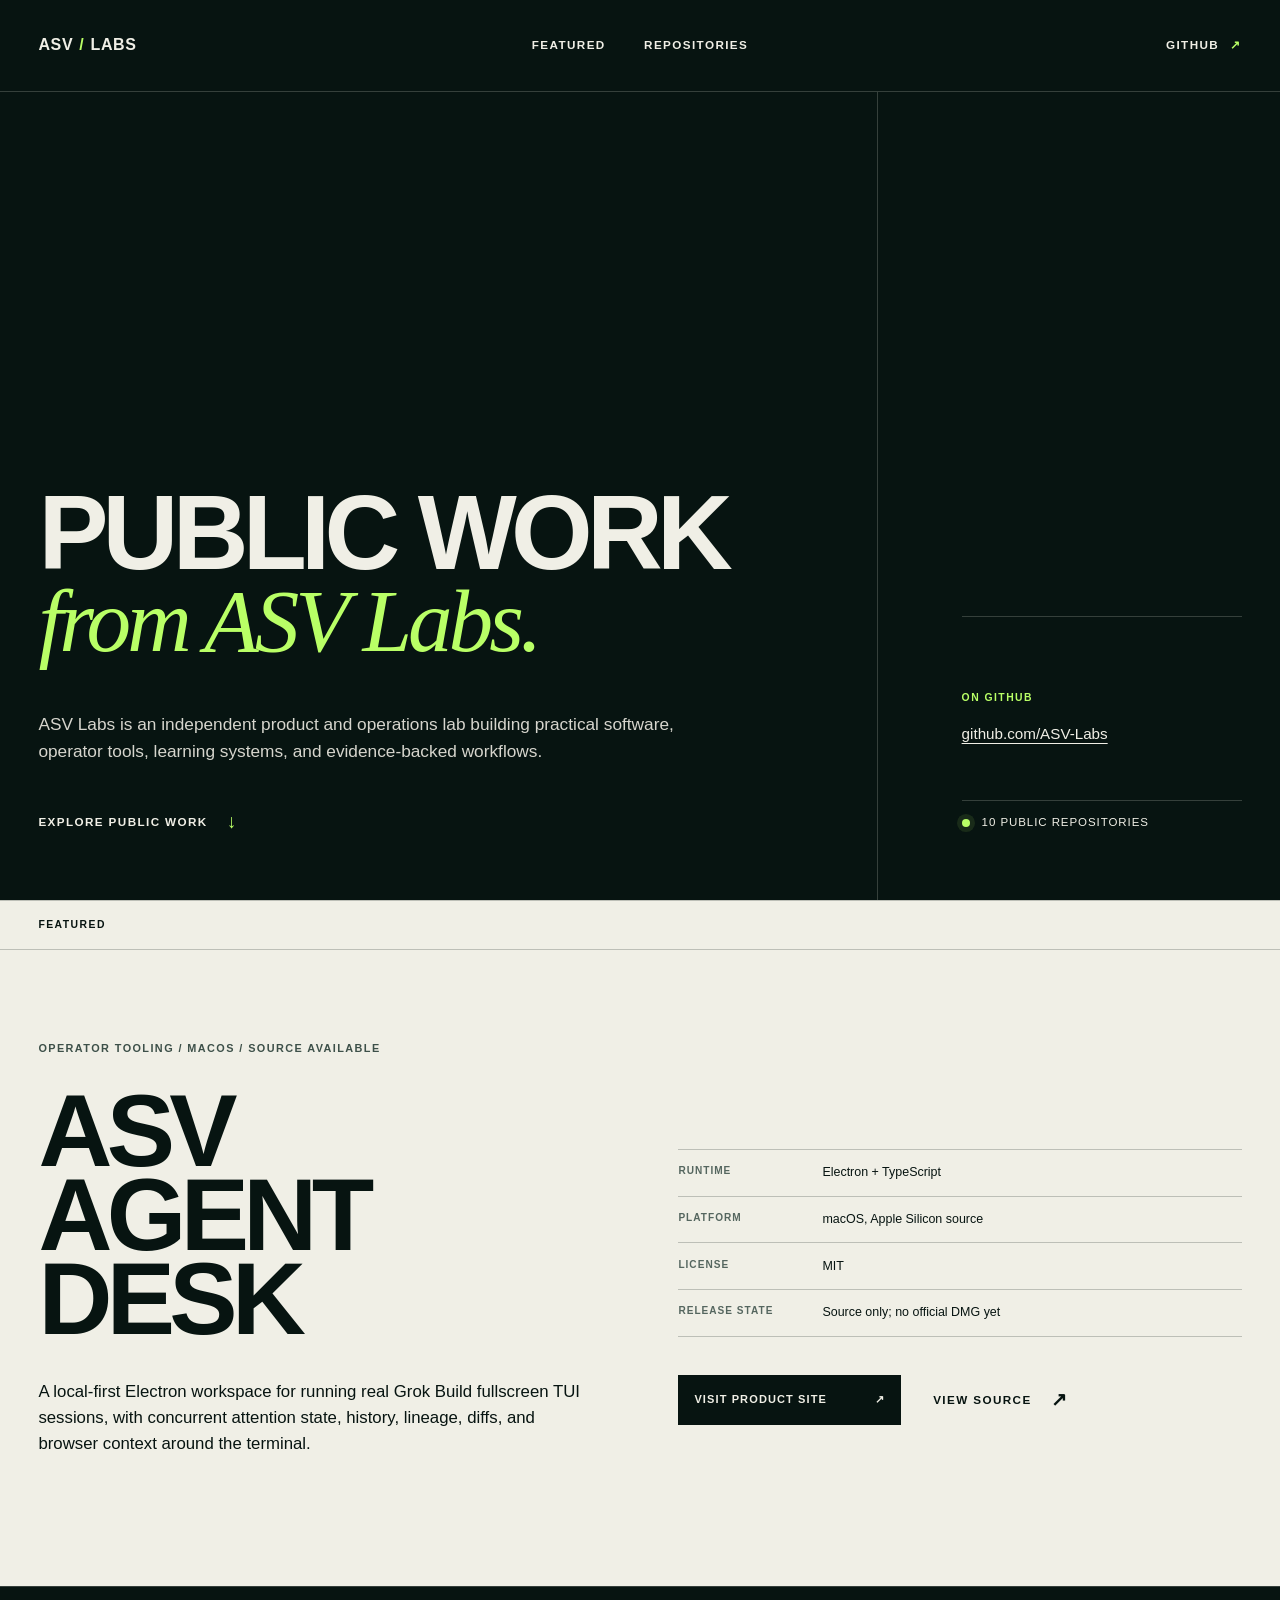
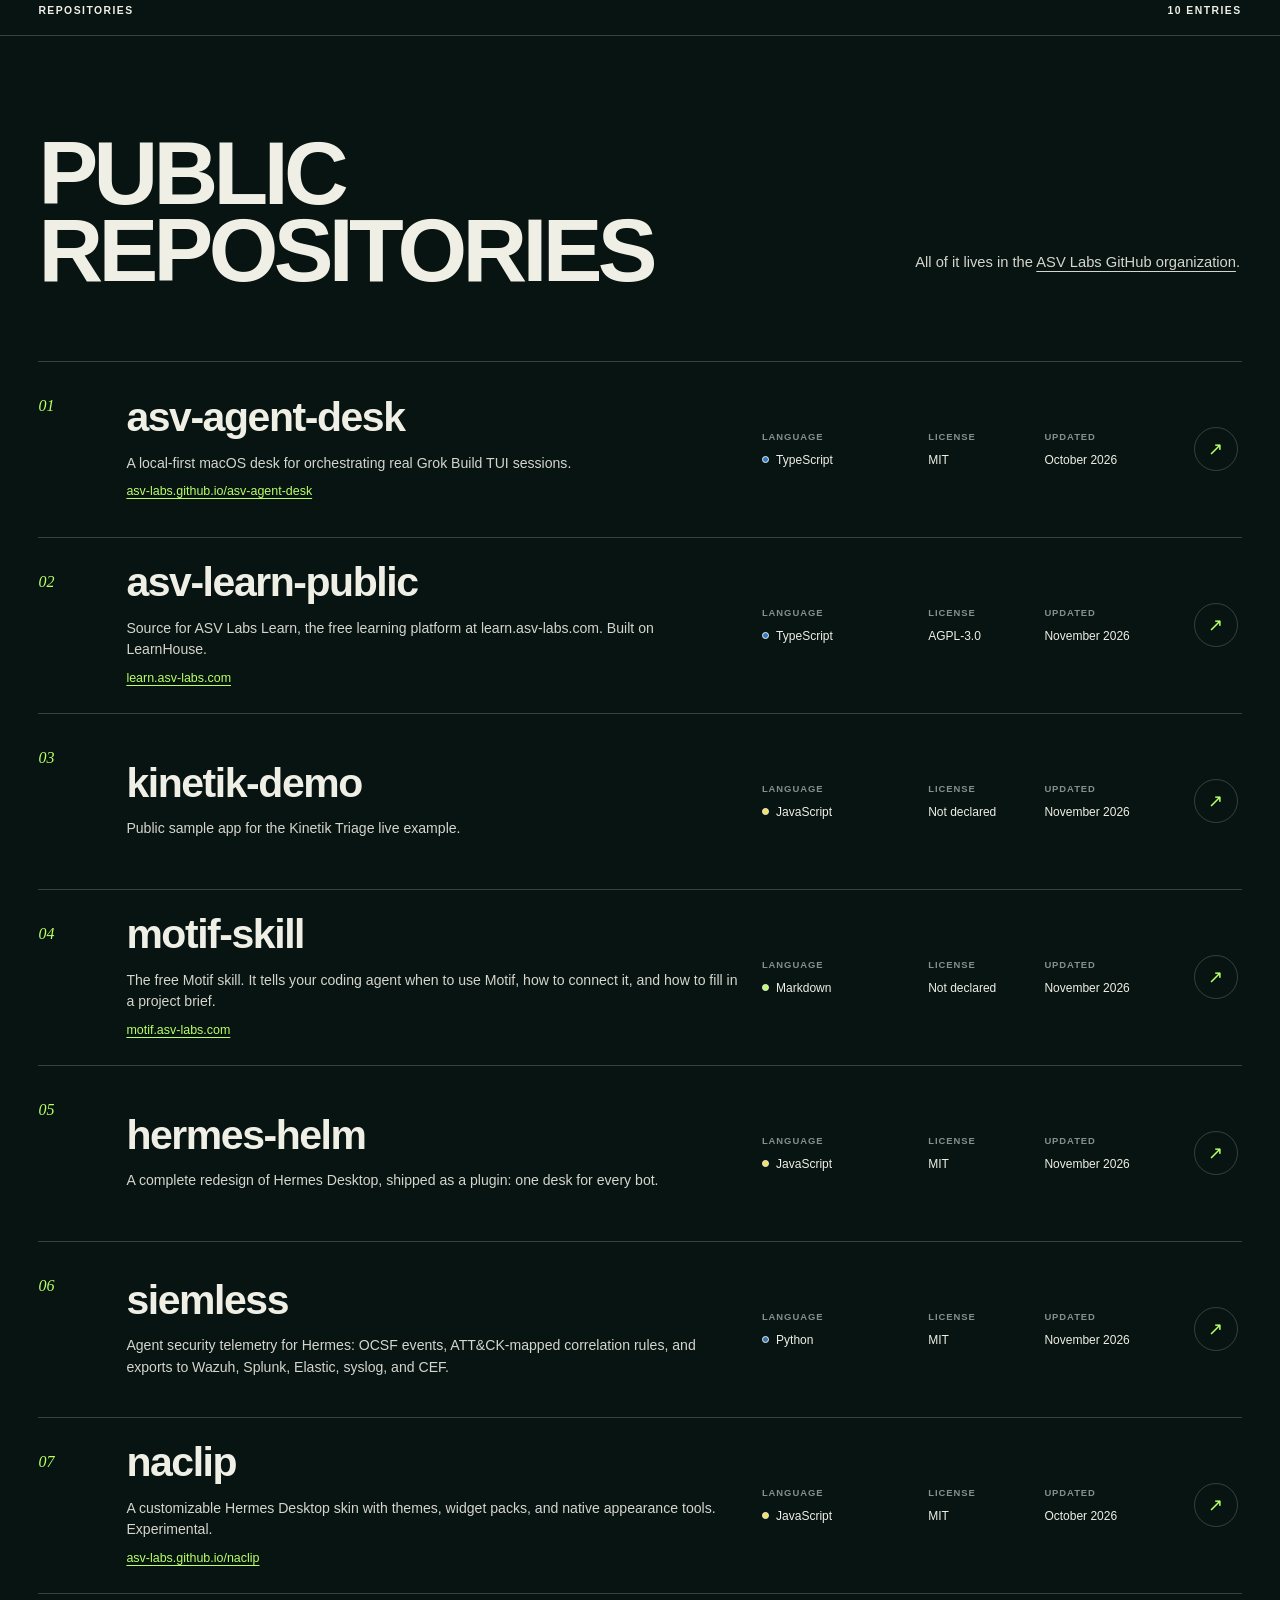
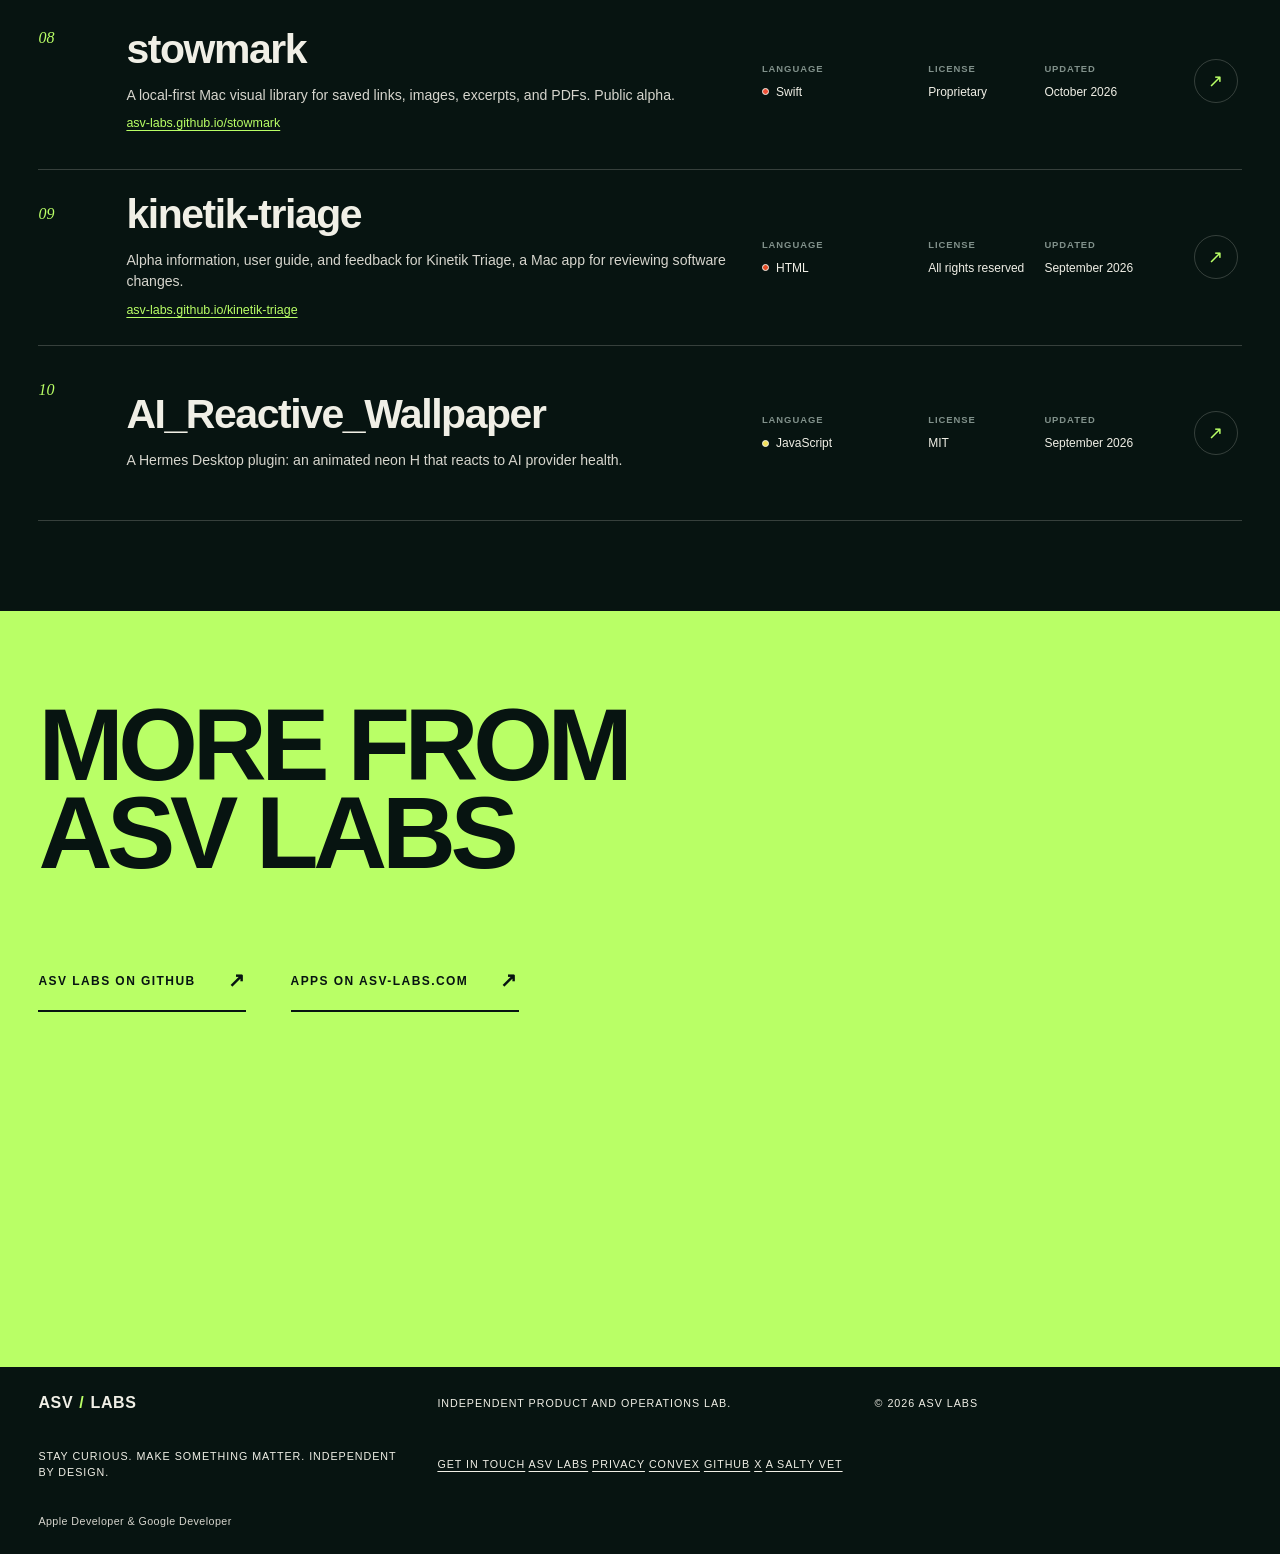
<file: index.html>
<!doctype html>
<html lang="en">
  <head>
    <meta charset="utf-8" />
    <meta name="viewport" content="width=device-width, initial-scale=1" />
    <meta
      name="description"
      content="Every public ASV Labs repository in one place: Mac apps, Hermes Desktop plugins, agent tools, and the ASV Labs Learn platform, with links to source and live sites."
    />
    <meta name="theme-color" content="#071411" />
    <meta property="og:title" content="ASV Labs on GitHub: public projects and source code" />
    <meta
      property="og:description"
      content="Every public ASV Labs repository, with links to source and live sites."
    />
    <meta property="og:type" content="website" />
    <meta property="og:site_name" content="ASV Labs" />
    <meta property="og:url" content="https://asv-labs.github.io/" />
    <meta property="og:image" content="https://asv-labs.github.io/assets/og-card.png" />
    <meta property="og:image:width" content="1200" />
    <meta property="og:image:height" content="630" />
    <meta property="og:image:alt" content="ASV Labs: public projects and source code" />
    <meta name="twitter:card" content="summary_large_image" />
    <meta name="twitter:image" content="https://asv-labs.github.io/assets/og-card.png" />
    <meta name="twitter:image:alt" content="ASV Labs: public projects and source code" />
    <title>ASV Labs on GitHub: public projects and source code</title>
    <link rel="canonical" href="https://asv-labs.github.io/" />
    <link rel="icon" href="assets/mark.svg" type="image/svg+xml" />
    <link rel="stylesheet" href="assets/styles.css" />
    <script src="assets/app.js" defer></script>
  </head>
  <body>
    <a class="skip-link" href="#main">Skip to content</a>
    <div class="pointer-field" aria-hidden="true">
      <span class="pointer-field__x"></span>
      <span class="pointer-field__y"></span>
      <span class="pointer-field__dot"></span>
    </div>

    <header class="site-header" data-on-dark>
      <a class="wordmark" href="#top" aria-label="ASV Labs home">
        <span>ASV</span><b>/</b><span>LABS</span>
      </a>
      <nav aria-label="Primary navigation">
        <a href="#public-work">Featured</a>
        <a href="#repository-ledger">Repositories</a>
      </nav>
      <a class="header-github" href="https://github.com/ASV-Labs">
        GitHub
        <span aria-hidden="true">↗</span>
      </a>
    </header>

    <main id="main">
      <section class="hero" id="top" aria-labelledby="hero-title">
        <div class="hero__copy">
          <h1 id="hero-title">
            Public work
            <em>from ASV Labs.</em>
          </h1>
          <p class="hero__dek">
            ASV Labs is an independent product and operations lab building practical software,
            operator tools, learning systems, and evidence-backed workflows.
          </p>
          <a class="text-action" href="#public-work">
            Explore public work
            <span aria-hidden="true">↓</span>
          </a>
        </div>

        <aside class="field-note" aria-label="ASV Labs on GitHub">
          <div class="field-note__body">
            <p class="field-note__label">On GitHub</p>
            <p><a href="https://github.com/ASV-Labs">github.com/ASV-Labs</a></p>
          </div>
          <div class="field-note__status">
            <span class="status-dot" aria-hidden="true"></span>
            <span id="catalog-summary">10 public repositories</span>
          </div>
        </aside>
      </section>

      <section class="featured" id="public-work" aria-labelledby="featured-title">
        <div class="section-rail section-rail--dark">
          <span>Featured</span>
        </div>

        <div class="featured__layout featured__layout--text">
          <div class="featured__copy">
            <p class="project-kicker">Operator tooling / macOS / Source available</p>
            <h2 id="featured-title">ASV Agent Desk</h2>
            <p class="featured__lead">
              A local-first Electron workspace for running real Grok Build fullscreen TUI
              sessions, with concurrent attention state, history, lineage, diffs, and browser
              context around the terminal.
            </p>
          </div>
          <div class="featured__details">
            <dl class="fact-list">
              <div>
                <dt>Runtime</dt>
                <dd>Electron + TypeScript</dd>
              </div>
              <div>
                <dt>Platform</dt>
                <dd>macOS, Apple Silicon source</dd>
              </div>
              <div>
                <dt>License</dt>
                <dd>MIT</dd>
              </div>
              <div>
                <dt>Release state</dt>
                <dd>Source only; no official DMG yet</dd>
              </div>
            </dl>
            <div class="action-row">
              <a class="button button--dark" href="https://asv-labs.github.io/asv-agent-desk/">
                Visit product site
                <span aria-hidden="true">↗</span>
              </a>
              <a class="text-action text-action--dark" href="https://github.com/ASV-Labs/asv-agent-desk">
                View source
                <span aria-hidden="true">↗</span>
              </a>
            </div>
          </div>
        </div>
      </section>

      <section class="ledger" id="repository-ledger" aria-labelledby="ledger-title">
        <div class="section-rail">
          <span>Repositories</span>
          <span></span>
          <span id="repo-count">10 entries</span>
        </div>

        <div class="ledger__heading">
          <h2 id="ledger-title">Public repositories</h2>
          <div>
            <p>
              All of it lives in the
              <a href="https://github.com/orgs/ASV-Labs/repositories">ASV Labs GitHub organization</a>.
            </p>
          </div>
        </div>

        <ol class="repo-list" id="repo-list">
          <li class="repo-row" data-repo="asv-agent-desk">
            <span class="repo-row__index">01</span>
            <div class="repo-row__identity">
              <h3><a href="https://github.com/ASV-Labs/asv-agent-desk">asv-agent-desk</a></h3>
              <p>A local-first macOS desk for orchestrating real Grok Build TUI sessions.</p>
              <p class="repo-row__site"><a href="https://asv-labs.github.io/asv-agent-desk/">asv-labs.github.io/asv-agent-desk</a></p>
            </div>
            <dl class="repo-row__meta">
              <div><dt>Language</dt><dd><span class="meta-dot meta-dot--typescript" aria-hidden="true"></span>TypeScript</dd></div>
              <div><dt>License</dt><dd>MIT</dd></div>
              <div><dt>Updated</dt><dd data-updated>October 2026</dd></div>
            </dl>
            <a class="repo-row__open" href="https://github.com/ASV-Labs/asv-agent-desk" aria-label="Open asv-agent-desk on GitHub">
              <span aria-hidden="true">↗</span>
            </a>
          </li>
          <li class="repo-row" data-repo="asv-learn-public">
            <span class="repo-row__index">02</span>
            <div class="repo-row__identity">
              <h3><a href="https://github.com/ASV-Labs/asv-learn-public">asv-learn-public</a></h3>
              <p>Source for ASV Labs Learn, the free learning platform at learn.asv-labs.com. Built on LearnHouse.</p>
              <p class="repo-row__site"><a href="https://learn.asv-labs.com/">learn.asv-labs.com</a></p>
            </div>
            <dl class="repo-row__meta">
              <div><dt>Language</dt><dd><span class="meta-dot meta-dot--typescript" aria-hidden="true"></span>TypeScript</dd></div>
              <div><dt>License</dt><dd>AGPL-3.0</dd></div>
              <div><dt>Updated</dt><dd data-updated>November 2026</dd></div>
            </dl>
            <a class="repo-row__open" href="https://github.com/ASV-Labs/asv-learn-public" aria-label="Open asv-learn-public on GitHub">
              <span aria-hidden="true">↗</span>
            </a>
          </li>
          <li class="repo-row" data-repo="kinetik-demo">
            <span class="repo-row__index">03</span>
            <div class="repo-row__identity">
              <h3><a href="https://github.com/ASV-Labs/kinetik-demo">kinetik-demo</a></h3>
              <p>Public sample app for the Kinetik Triage live example.</p>
            </div>
            <dl class="repo-row__meta">
              <div><dt>Language</dt><dd><span class="meta-dot meta-dot--javascript" aria-hidden="true"></span>JavaScript</dd></div>
              <div><dt>License</dt><dd>Not declared</dd></div>
              <div><dt>Updated</dt><dd data-updated>November 2026</dd></div>
            </dl>
            <a class="repo-row__open" href="https://github.com/ASV-Labs/kinetik-demo" aria-label="Open kinetik-demo on GitHub">
              <span aria-hidden="true">↗</span>
            </a>
          </li>
          <li class="repo-row" data-repo="motif-skill">
            <span class="repo-row__index">04</span>
            <div class="repo-row__identity">
              <h3><a href="https://github.com/ASV-Labs/motif-skill">motif-skill</a></h3>
              <p>The free Motif skill. It tells your coding agent when to use Motif, how to connect it, and how to fill in a project brief.</p>
              <p class="repo-row__site"><a href="https://motif.asv-labs.com/">motif.asv-labs.com</a></p>
            </div>
            <dl class="repo-row__meta">
              <div><dt>Language</dt><dd><span class="meta-dot meta-dot--markdown" aria-hidden="true"></span>Markdown</dd></div>
              <div><dt>License</dt><dd>Not declared</dd></div>
              <div><dt>Updated</dt><dd data-updated>November 2026</dd></div>
            </dl>
            <a class="repo-row__open" href="https://github.com/ASV-Labs/motif-skill" aria-label="Open motif-skill on GitHub">
              <span aria-hidden="true">↗</span>
            </a>
          </li>
          <li class="repo-row" data-repo="hermes-helm">
            <span class="repo-row__index">05</span>
            <div class="repo-row__identity">
              <h3><a href="https://github.com/ASV-Labs/hermes-helm">hermes-helm</a></h3>
              <p>A complete redesign of Hermes Desktop, shipped as a plugin: one desk for every bot.</p>
            </div>
            <dl class="repo-row__meta">
              <div><dt>Language</dt><dd><span class="meta-dot meta-dot--javascript" aria-hidden="true"></span>JavaScript</dd></div>
              <div><dt>License</dt><dd>MIT</dd></div>
              <div><dt>Updated</dt><dd data-updated>November 2026</dd></div>
            </dl>
            <a class="repo-row__open" href="https://github.com/ASV-Labs/hermes-helm" aria-label="Open hermes-helm on GitHub">
              <span aria-hidden="true">↗</span>
            </a>
          </li>
          <li class="repo-row" data-repo="siemless">
            <span class="repo-row__index">06</span>
            <div class="repo-row__identity">
              <h3><a href="https://github.com/ASV-Labs/siemless">siemless</a></h3>
              <p>Agent security telemetry for Hermes: OCSF events, ATT&amp;CK-mapped correlation rules, and exports to Wazuh, Splunk, Elastic, syslog, and CEF.</p>
            </div>
            <dl class="repo-row__meta">
              <div><dt>Language</dt><dd><span class="meta-dot meta-dot--python" aria-hidden="true"></span>Python</dd></div>
              <div><dt>License</dt><dd>MIT</dd></div>
              <div><dt>Updated</dt><dd data-updated>November 2026</dd></div>
            </dl>
            <a class="repo-row__open" href="https://github.com/ASV-Labs/siemless" aria-label="Open siemless on GitHub">
              <span aria-hidden="true">↗</span>
            </a>
          </li>
          <li class="repo-row" data-repo="naclip">
            <span class="repo-row__index">07</span>
            <div class="repo-row__identity">
              <h3><a href="https://github.com/ASV-Labs/naclip">naclip</a></h3>
              <p>A customizable Hermes Desktop skin with themes, widget packs, and native appearance tools. Experimental.</p>
              <p class="repo-row__site"><a href="https://asv-labs.github.io/naclip/">asv-labs.github.io/naclip</a></p>
            </div>
            <dl class="repo-row__meta">
              <div><dt>Language</dt><dd><span class="meta-dot meta-dot--javascript" aria-hidden="true"></span>JavaScript</dd></div>
              <div><dt>License</dt><dd>MIT</dd></div>
              <div><dt>Updated</dt><dd data-updated>October 2026</dd></div>
            </dl>
            <a class="repo-row__open" href="https://github.com/ASV-Labs/naclip" aria-label="Open naclip on GitHub">
              <span aria-hidden="true">↗</span>
            </a>
          </li>
          <li class="repo-row" data-repo="stowmark">
            <span class="repo-row__index">08</span>
            <div class="repo-row__identity">
              <h3><a href="https://github.com/ASV-Labs/stowmark">stowmark</a></h3>
              <p>A local-first Mac visual library for saved links, images, excerpts, and PDFs. Public alpha.</p>
              <p class="repo-row__site"><a href="https://asv-labs.github.io/stowmark/">asv-labs.github.io/stowmark</a></p>
            </div>
            <dl class="repo-row__meta">
              <div><dt>Language</dt><dd><span class="meta-dot meta-dot--swift" aria-hidden="true"></span>Swift</dd></div>
              <div><dt>License</dt><dd>Proprietary</dd></div>
              <div><dt>Updated</dt><dd data-updated>October 2026</dd></div>
            </dl>
            <a class="repo-row__open" href="https://github.com/ASV-Labs/stowmark" aria-label="Open stowmark on GitHub">
              <span aria-hidden="true">↗</span>
            </a>
          </li>
          <li class="repo-row" data-repo="kinetik-triage">
            <span class="repo-row__index">09</span>
            <div class="repo-row__identity">
              <h3><a href="https://github.com/ASV-Labs/kinetik-triage">kinetik-triage</a></h3>
              <p>Alpha information, user guide, and feedback for Kinetik Triage, a Mac app for reviewing software changes.</p>
              <p class="repo-row__site"><a href="https://asv-labs.github.io/kinetik-triage/">asv-labs.github.io/kinetik-triage</a></p>
            </div>
            <dl class="repo-row__meta">
              <div><dt>Language</dt><dd><span class="meta-dot meta-dot--html" aria-hidden="true"></span>HTML</dd></div>
              <div><dt>License</dt><dd>All rights reserved</dd></div>
              <div><dt>Updated</dt><dd data-updated>September 2026</dd></div>
            </dl>
            <a class="repo-row__open" href="https://github.com/ASV-Labs/kinetik-triage" aria-label="Open kinetik-triage on GitHub">
              <span aria-hidden="true">↗</span>
            </a>
          </li>
          <li class="repo-row" data-repo="AI_Reactive_Wallpaper">
            <span class="repo-row__index">10</span>
            <div class="repo-row__identity">
              <h3><a href="https://github.com/ASV-Labs/AI_Reactive_Wallpaper">AI_Reactive_Wallpaper</a></h3>
              <p>A Hermes Desktop plugin: an animated neon H that reacts to AI provider health.</p>
            </div>
            <dl class="repo-row__meta">
              <div><dt>Language</dt><dd><span class="meta-dot meta-dot--javascript" aria-hidden="true"></span>JavaScript</dd></div>
              <div><dt>License</dt><dd>MIT</dd></div>
              <div><dt>Updated</dt><dd data-updated>September 2026</dd></div>
            </dl>
            <a class="repo-row__open" href="https://github.com/ASV-Labs/AI_Reactive_Wallpaper" aria-label="Open AI_Reactive_Wallpaper on GitHub">
              <span aria-hidden="true">↗</span>
            </a>
          </li>
        </ol>
      </section>

      <section class="closing" aria-labelledby="closing-title">
        <h2 id="closing-title">More from ASV Labs</h2>
        <a href="https://github.com/ASV-Labs">
          ASV Labs on GitHub
          <span aria-hidden="true">↗</span>
        </a>
        <a href="https://asv-labs.com/apps/">
          Apps on asv-labs.com
          <span aria-hidden="true">↗</span>
        </a>
      </section>
    </main>

    <footer class="site-footer">
      <a class="wordmark" href="#top"><span>ASV</span><b>/</b><span>LABS</span></a>
      <p>Independent product and operations lab.</p>
      <p>© <span id="year">2026</span> ASV Labs</p>
      <p>Stay curious. Make something matter. Independent by design.</p>
      <nav aria-label="Elsewhere">
        <a href="mailto:SaltyEngineer@asv-labs.com">Get in touch</a>
        <a href="https://asv-labs.com/" aria-label="ASV Labs home">ASV Labs</a>
        <a href="https://asv-labs.com/privacy/">Privacy</a>
        <a class="footer-convex" href="https://convex.dev/referral/CHARLE3741" rel="sponsored noopener">Convex</a>
        <a href="https://github.com/ASV-Labs" aria-label="ASV Labs on GitHub">GitHub</a>
        <a href="https://x.com/ASaltyVet" aria-label="A Salty Vet on X">X</a>
        <a href="https://asaltyvet.com/" aria-label="Learn more about A Salty Vet">A Salty Vet</a>
      </nav>
      <p class="footer-programs">Apple Developer &amp; Google Developer</p>
    </footer>
  </body>
</html>
</file>
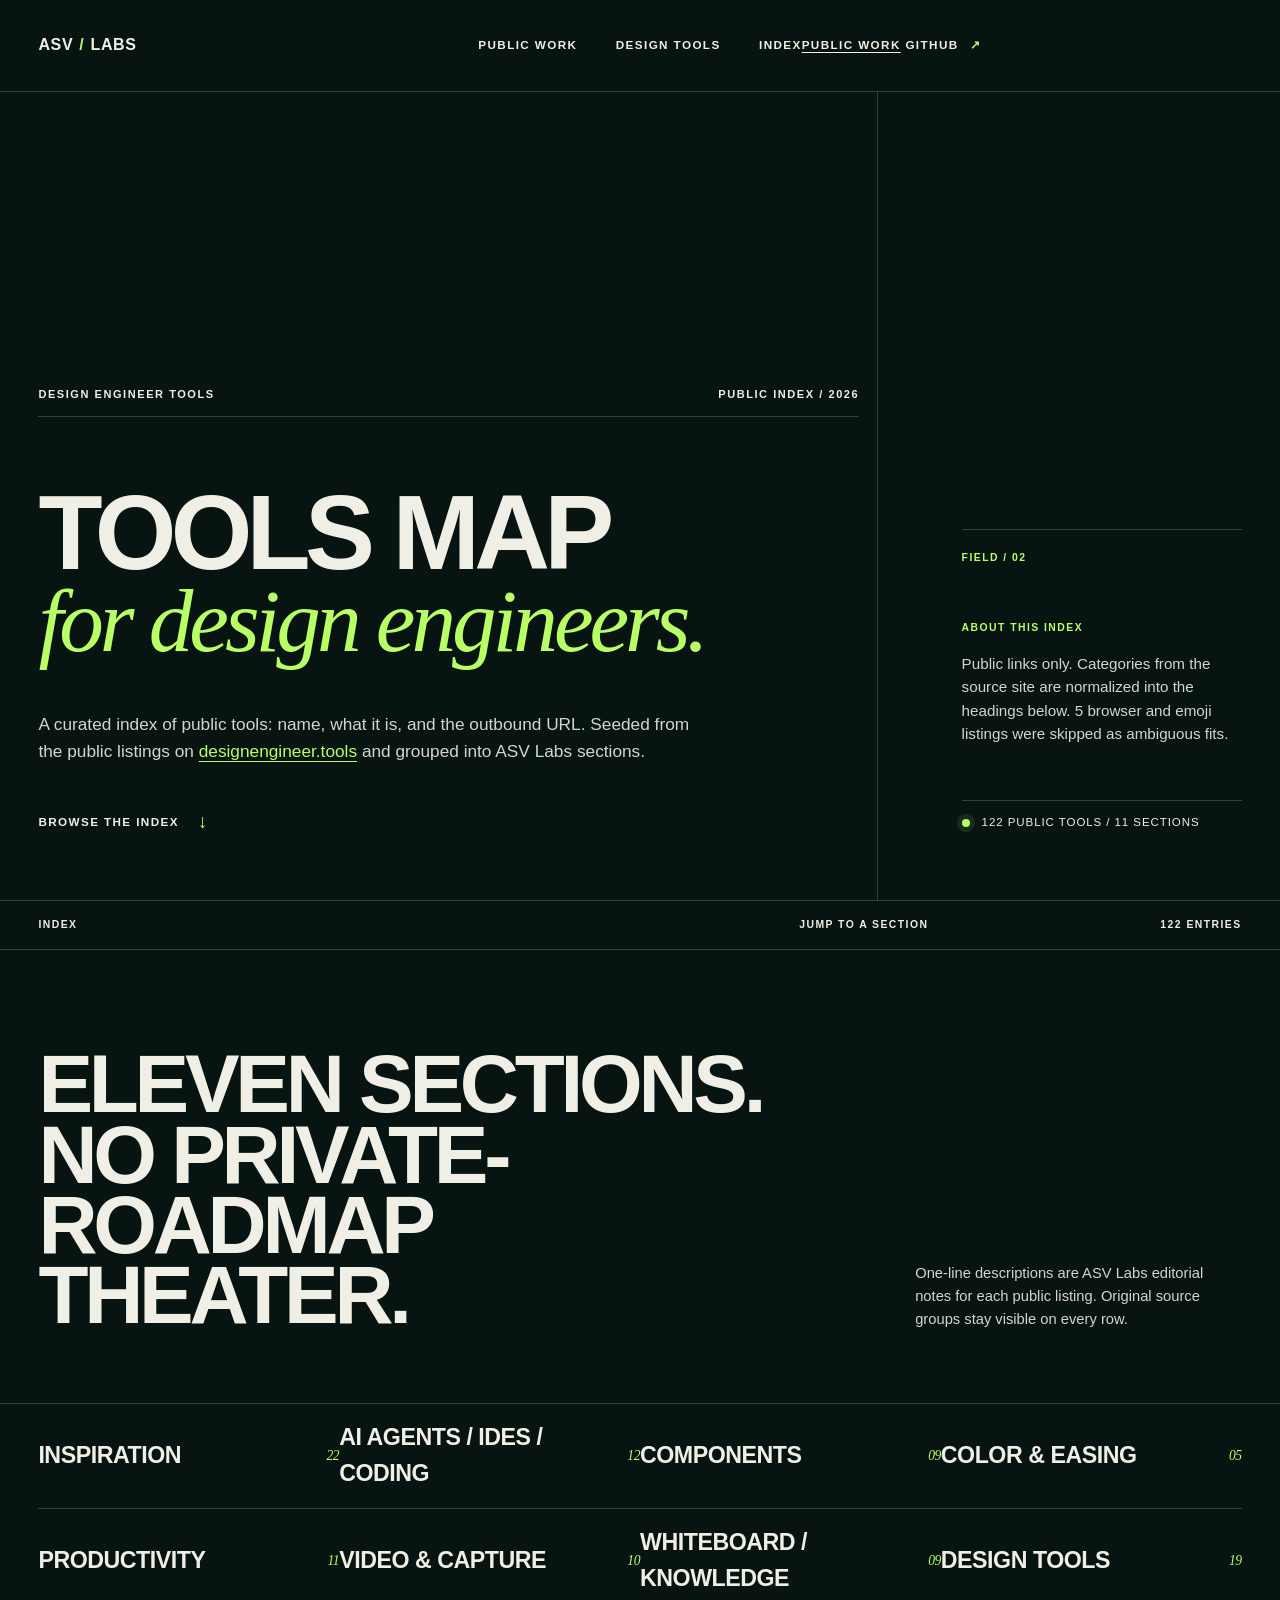
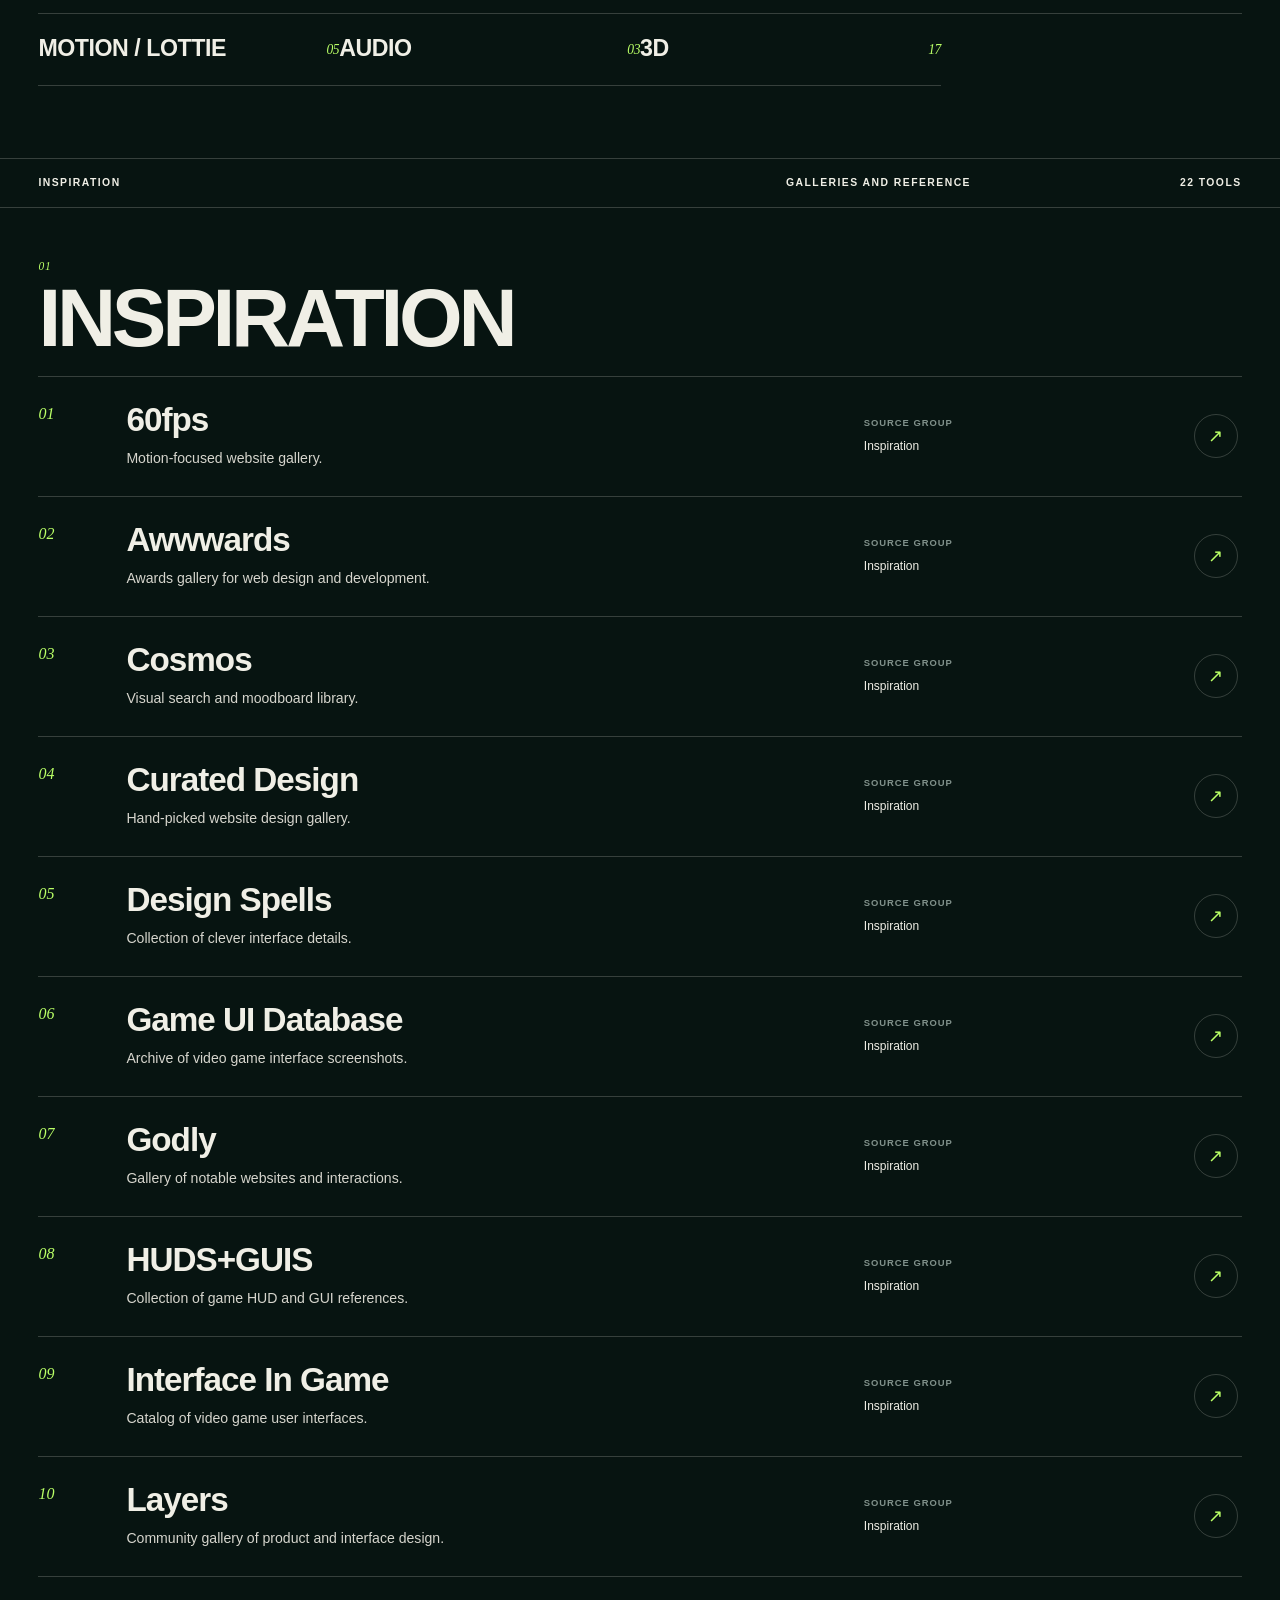
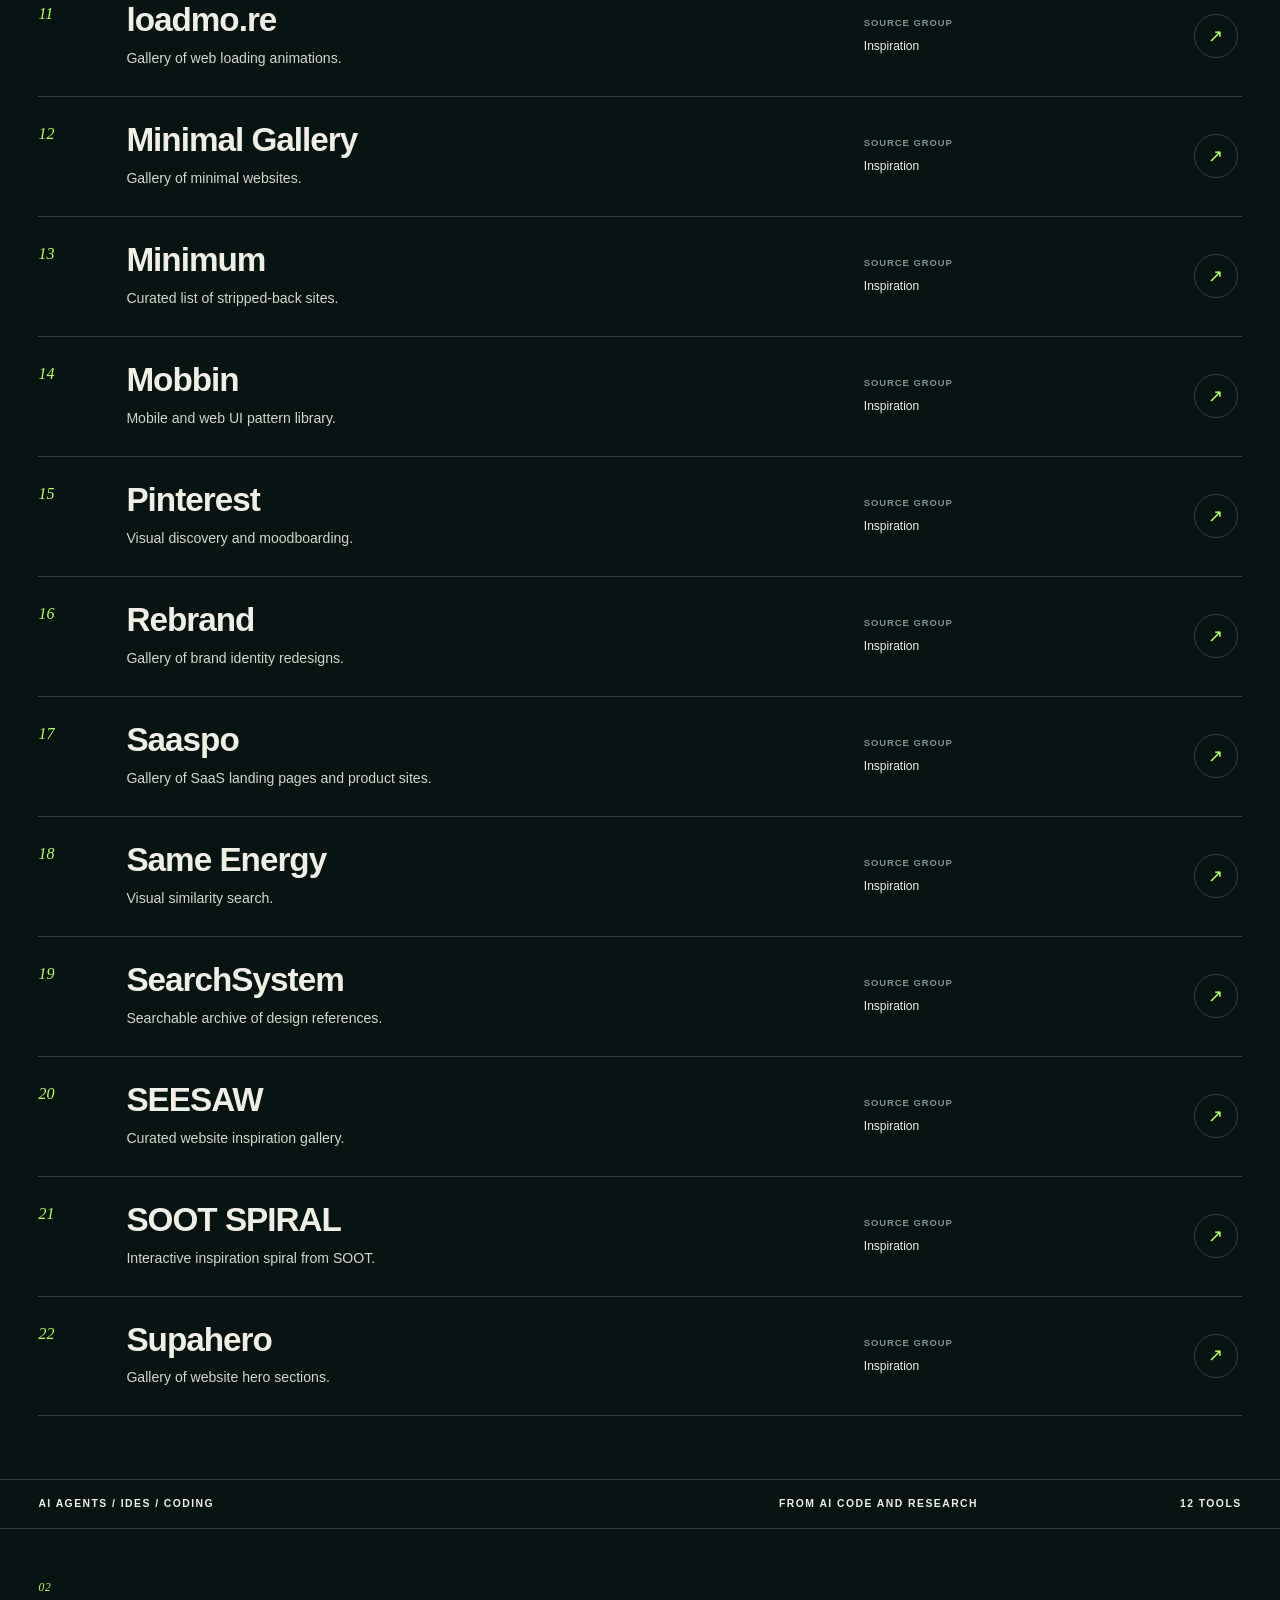
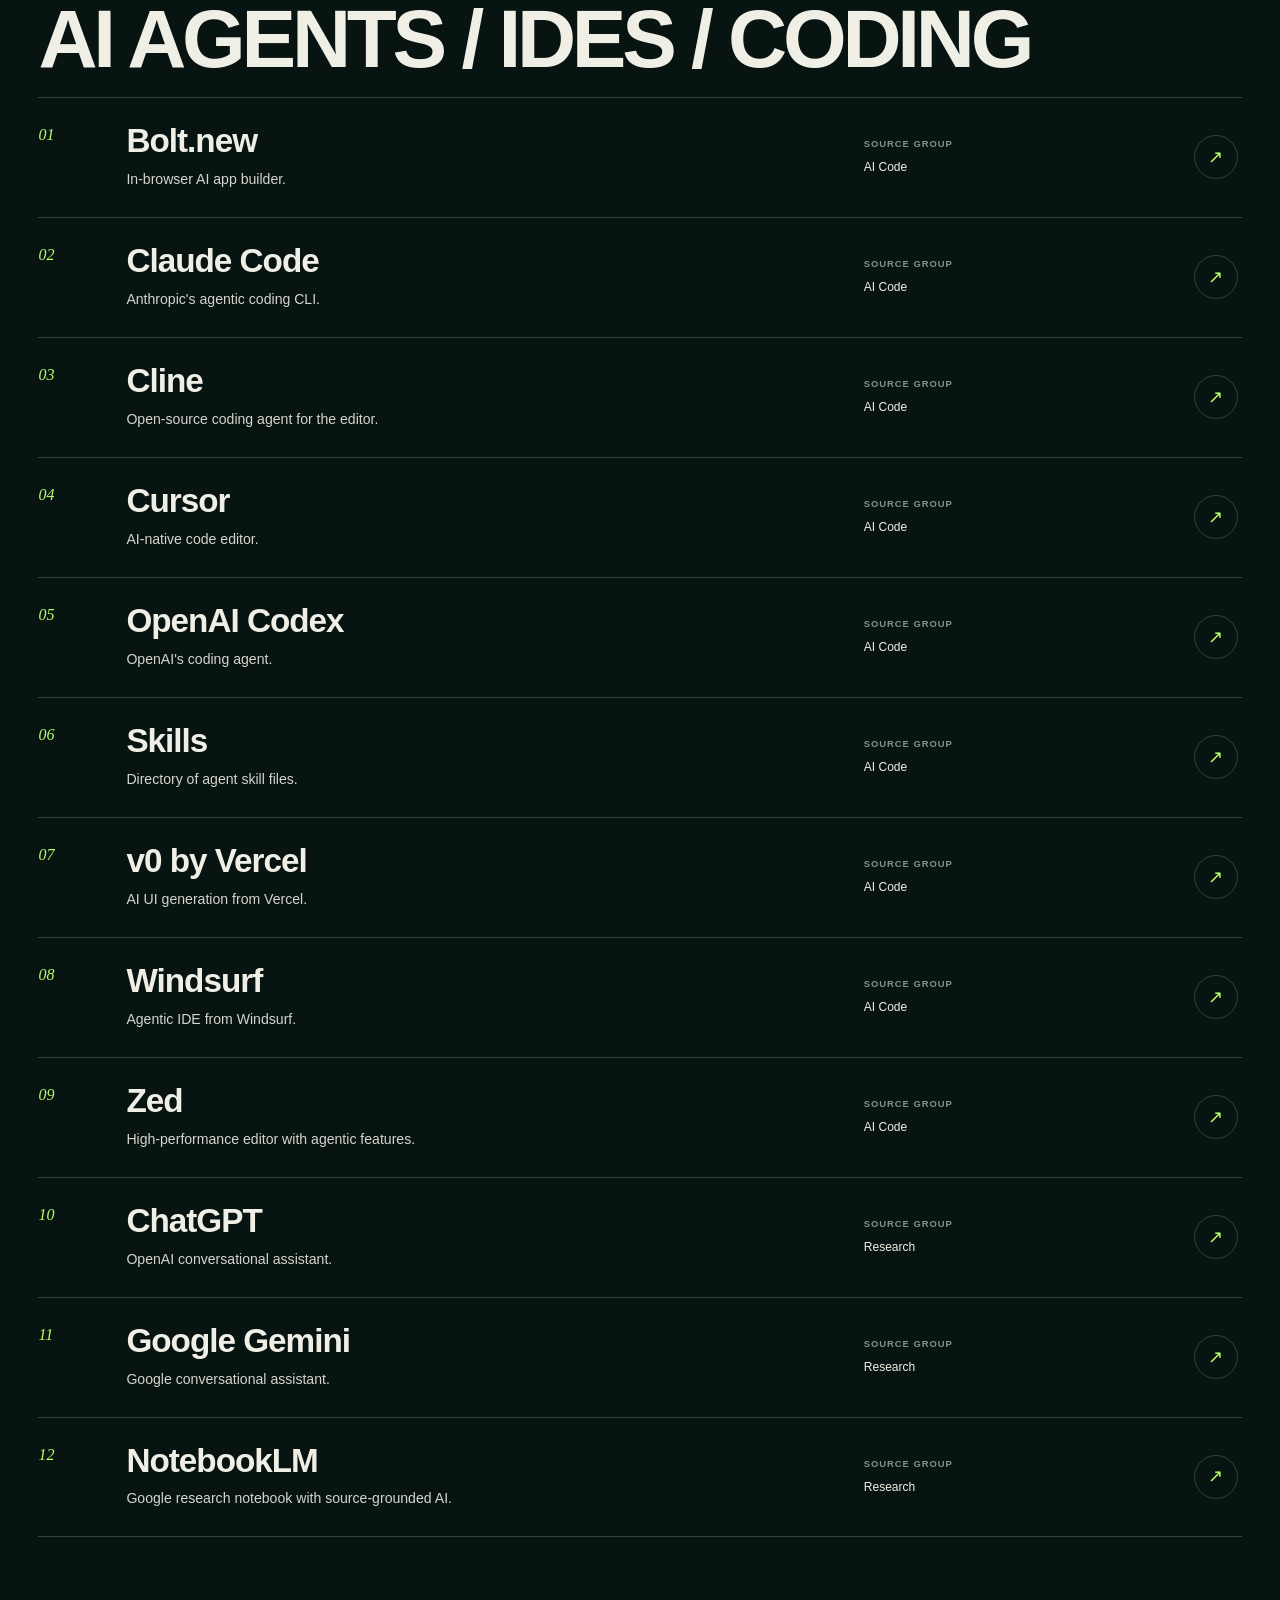
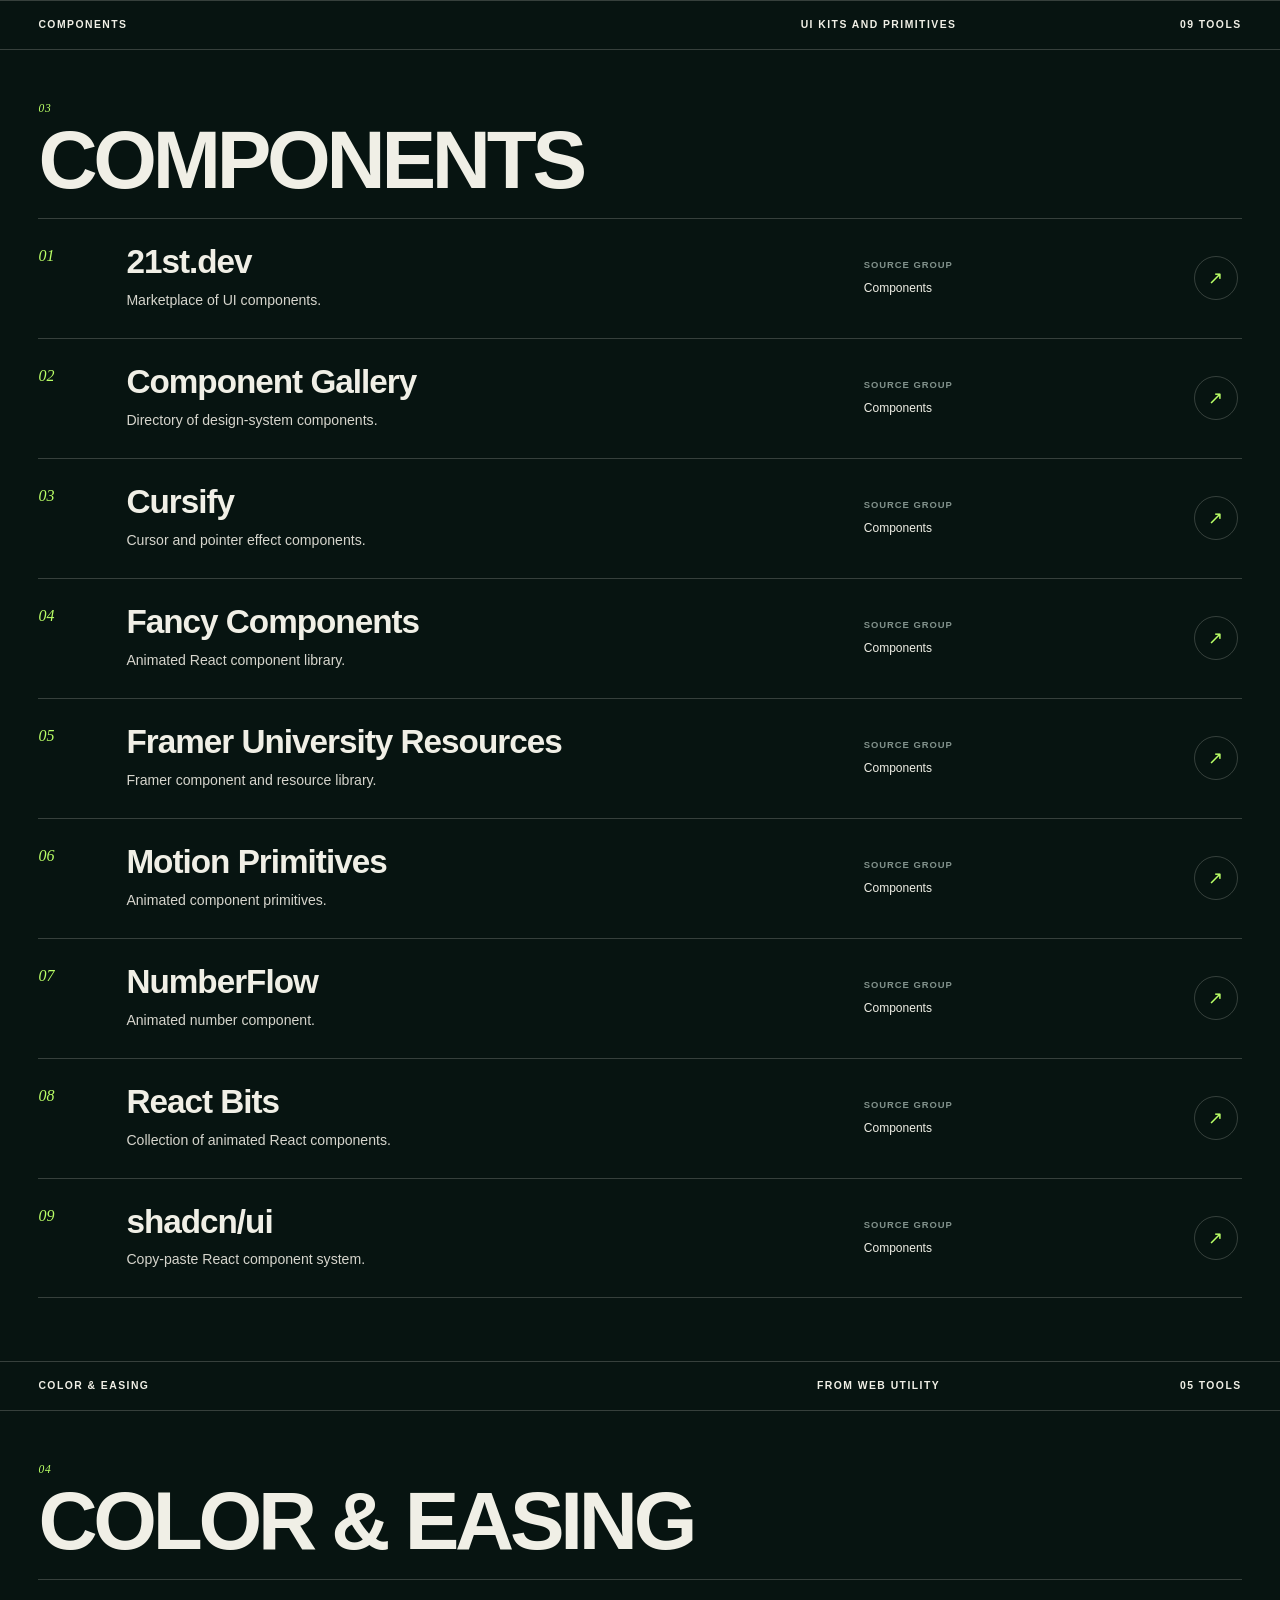
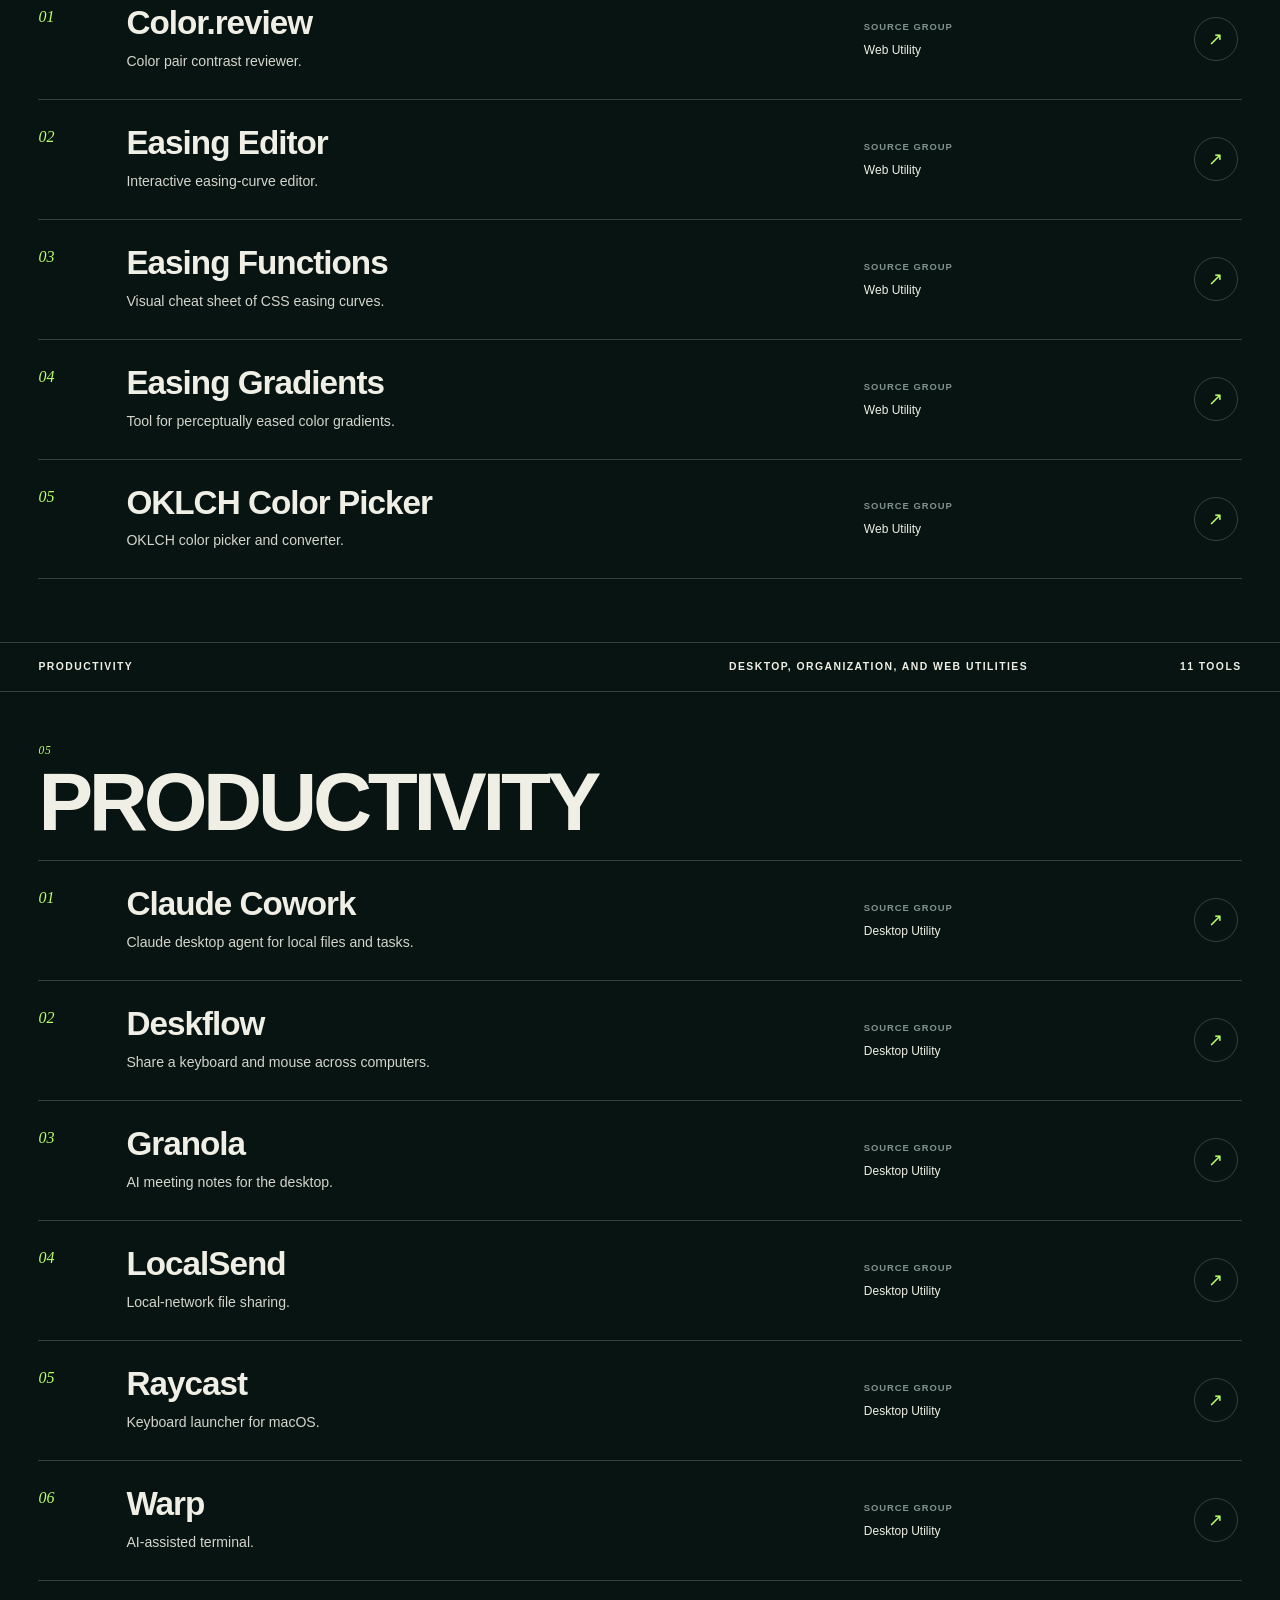
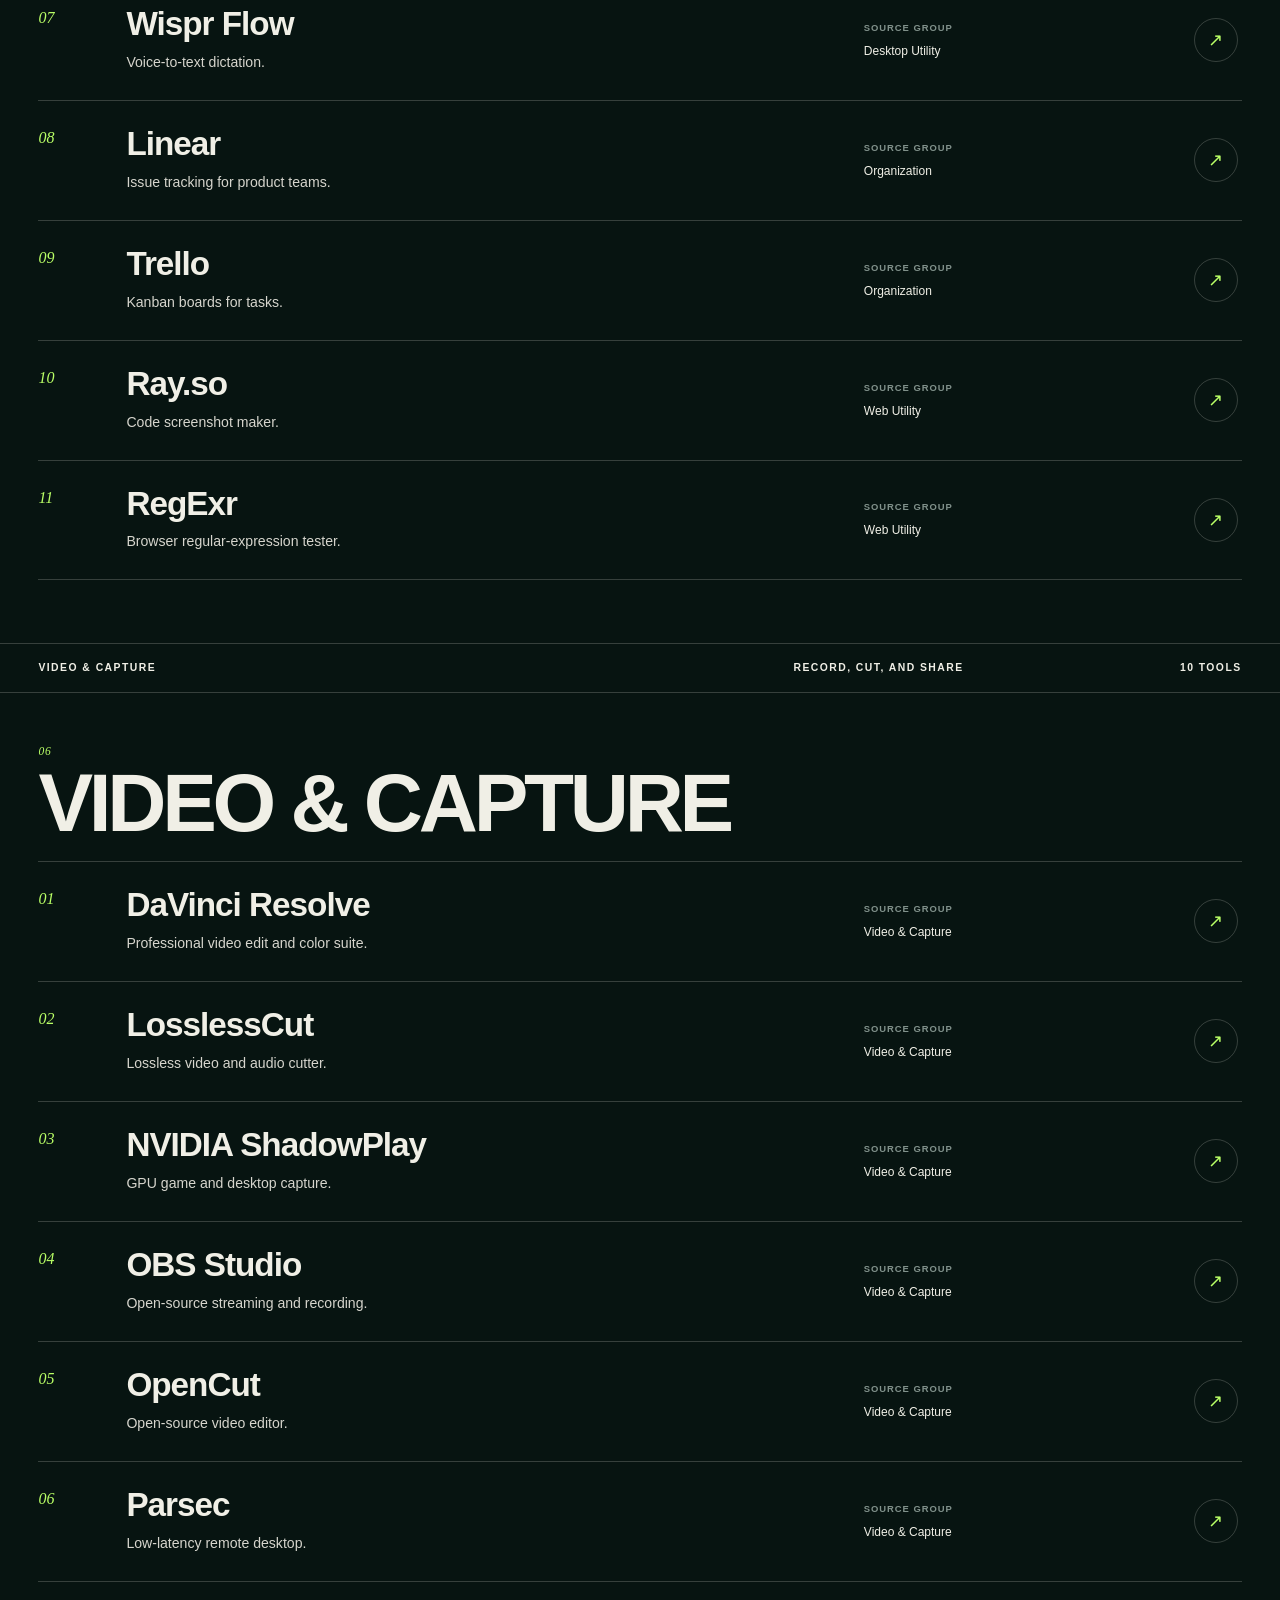
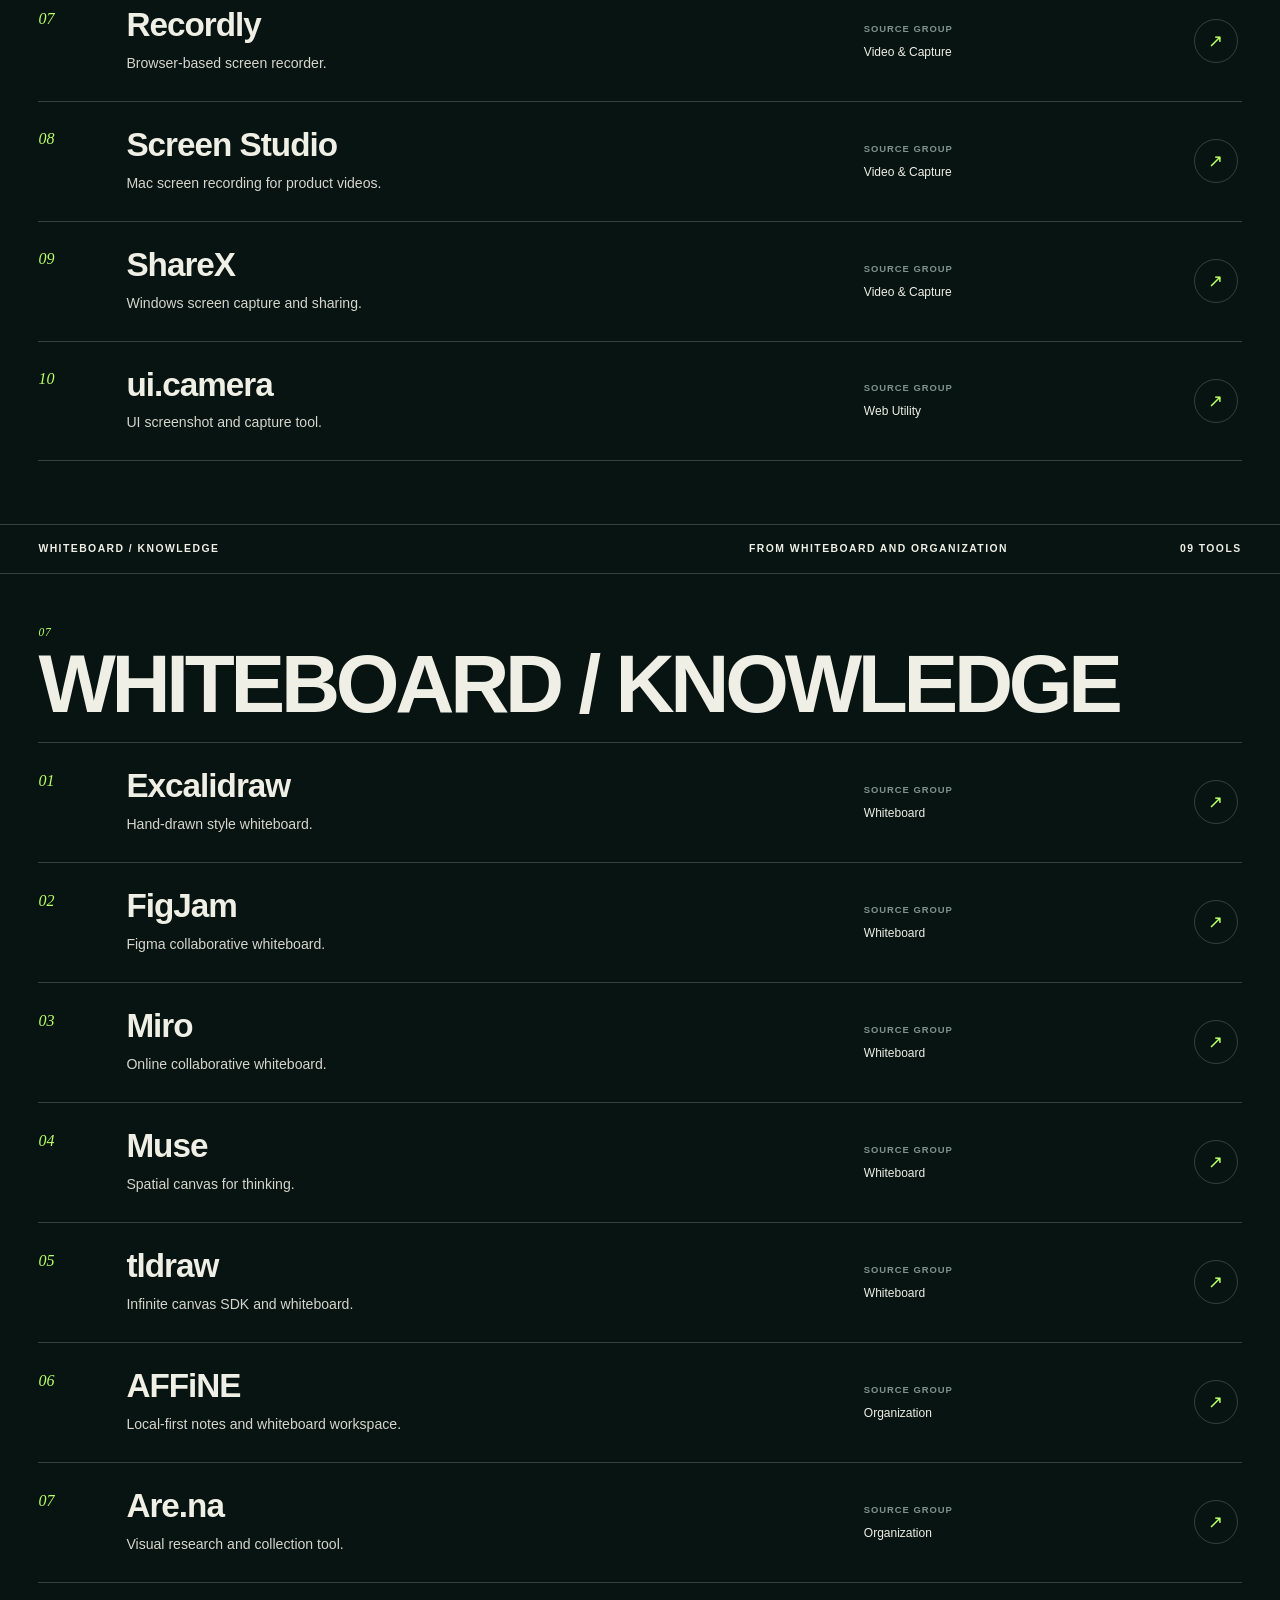
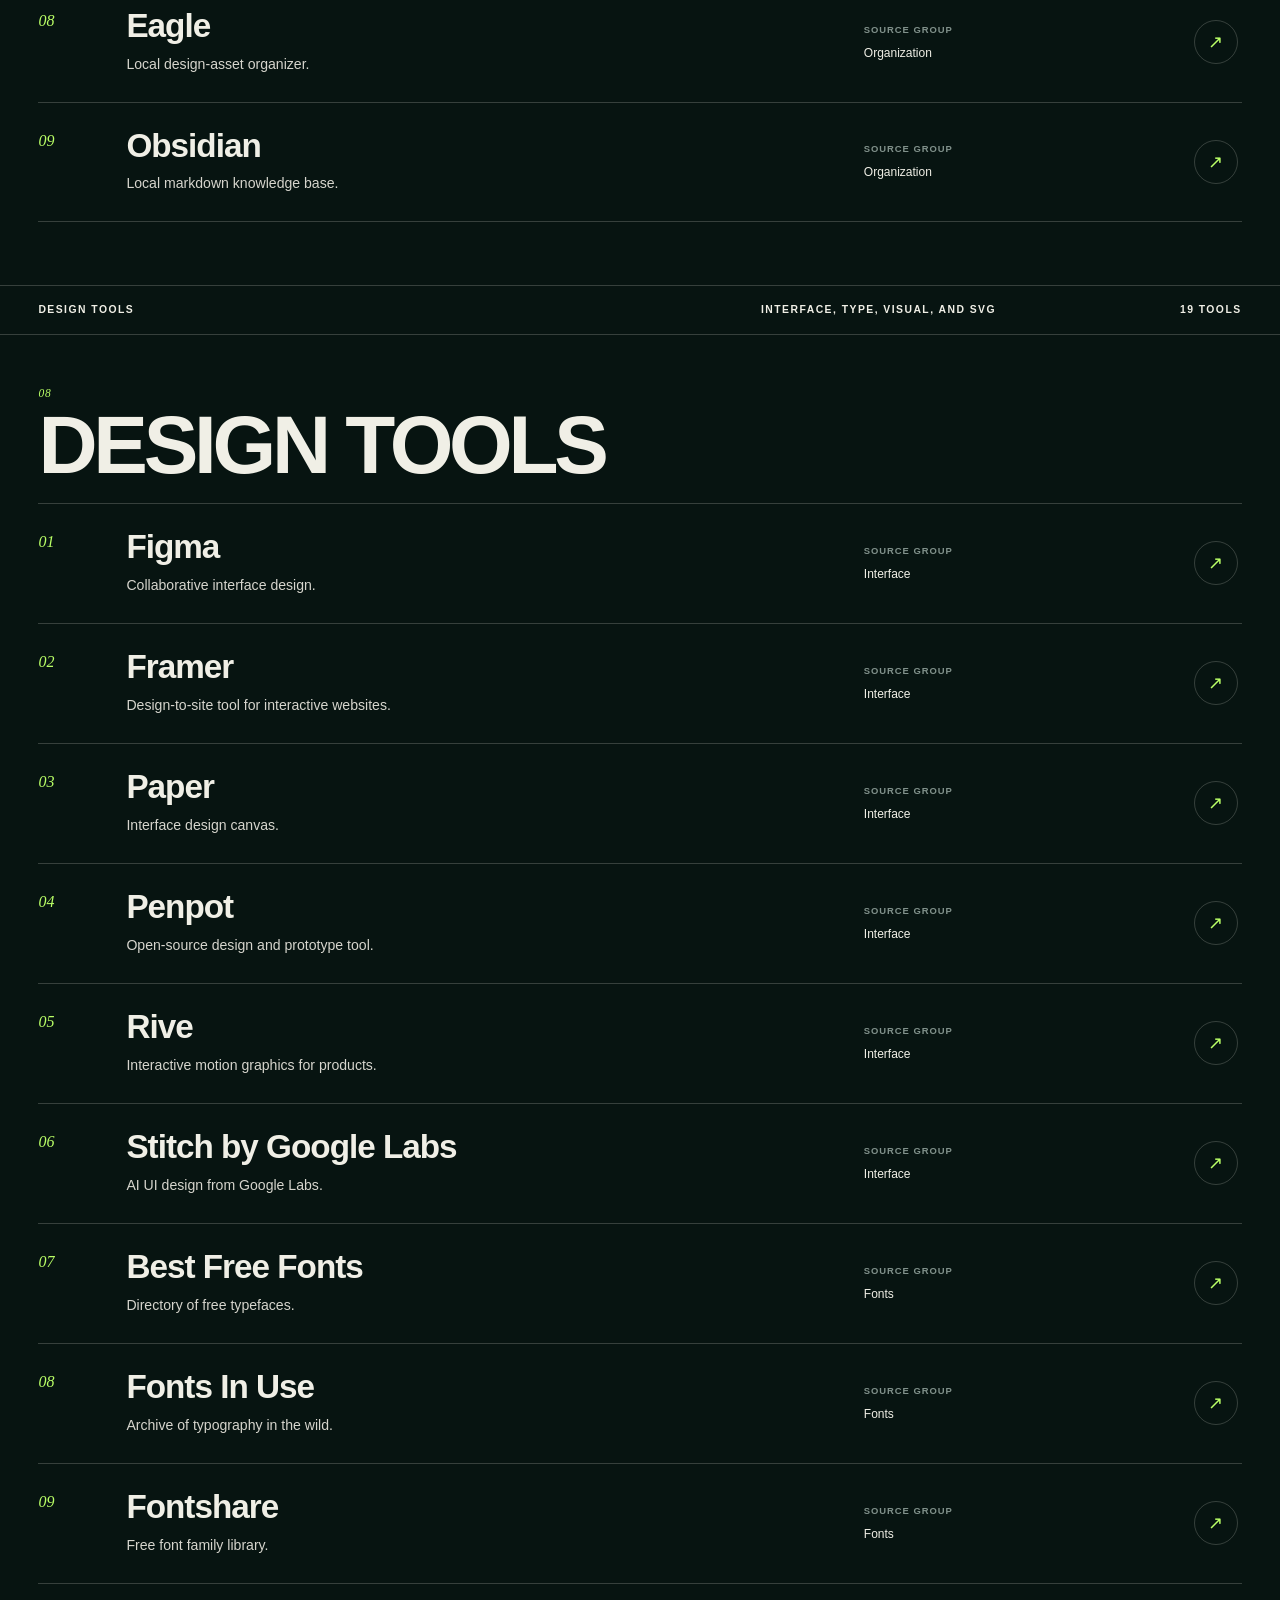
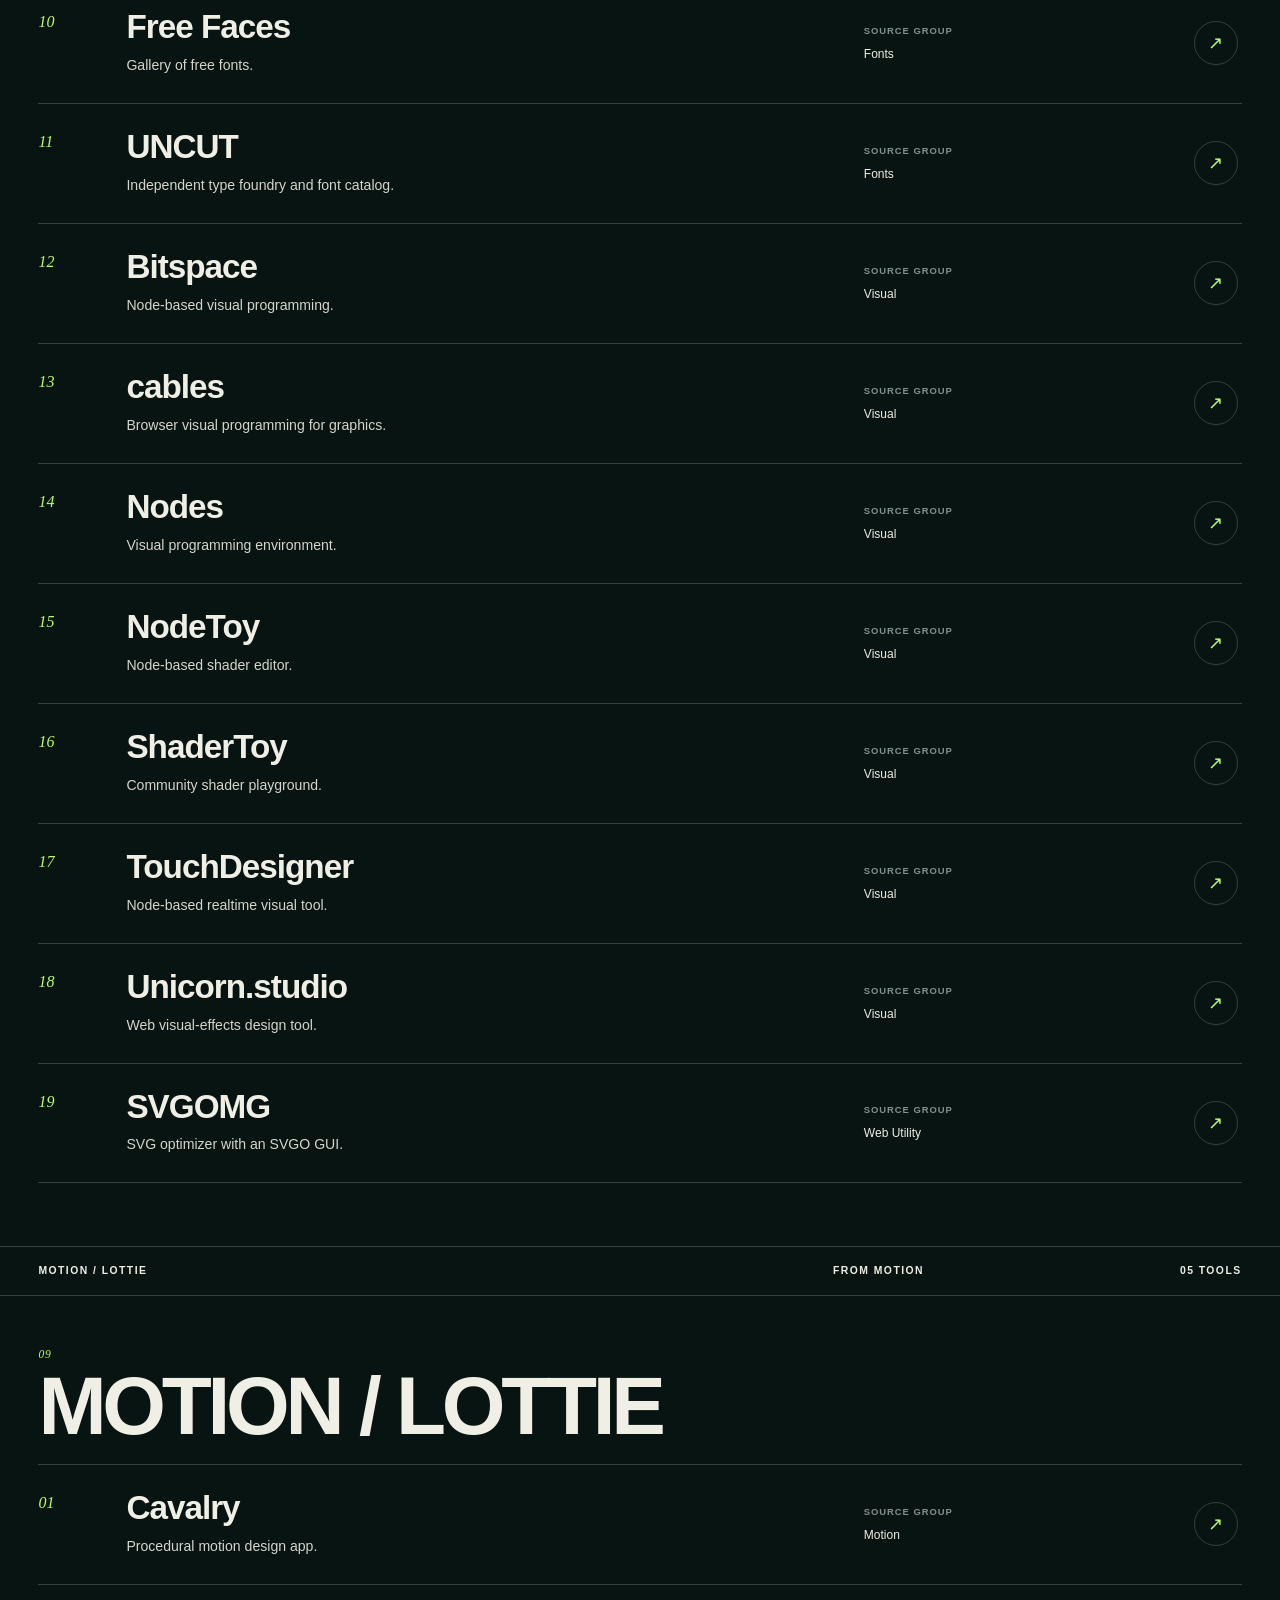
<file: design-tools/index.html>
<!doctype html>
<html lang="en">
  <head>
    <meta charset="utf-8" />
    <meta name="viewport" content="width=device-width, initial-scale=1" />
    <meta
      name="description"
      content="ASV Labs Design Engineer Tools — a curated map of public tools for design engineers, seeded from designengineer.tools."
    />
    <meta name="theme-color" content="#071411" />
    <meta property="og:title" content="ASV Labs — Design Engineer Tools" />
    <meta
      property="og:description"
      content="A curated tools map for design engineers. Seeded from designengineer.tools; curated by ASV Labs."
    />
    <meta property="og:type" content="website" />
    <meta property="og:url" content="https://asv-labs.github.io/design-tools/" />
    <meta name="twitter:card" content="summary" />
    <title>Design Engineer Tools — ASV Labs</title>
    <link rel="canonical" href="https://asv-labs.github.io/design-tools/" />
    <link rel="icon" href="../assets/mark.svg" type="image/svg+xml" />
    <link rel="stylesheet" href="../assets/styles.css" />
    <link rel="stylesheet" href="../assets/design-tools.css" />
    <script src="../assets/app.js" defer></script>
    <script src="catalog.js" defer></script>
  </head>
  <body class="tools-page">
    <a class="skip-link" href="#main">Skip to content</a>
    <div class="pointer-field" aria-hidden="true">
      <span class="pointer-field__x"></span>
      <span class="pointer-field__y"></span>
      <span class="pointer-field__dot"></span>
    </div>

    <header class="site-header" data-on-dark>
      <a class="wordmark" href="/" aria-label="ASV Labs home">
        <span>ASV</span><b>/</b><span>LABS</span>
      </a>
      <nav aria-label="Primary navigation">
        <a href="/">Public work</a>
        <a href="/design-tools/" aria-current="page">Design tools</a>
        <a href="#index">Index</a>
      </nav>
      <div class="header-actions">
        <a class="header-page" href="/">Public work</a>
        <a class="header-github" href="https://github.com/ASV-Labs">
          GitHub
          <span aria-hidden="true">↗</span>
        </a>
      </div>
    </header>

    <main id="main">
      <section class="hero tools-hero" id="top" aria-labelledby="hero-title">
        <div class="hero__copy">
          <p class="eyebrow"><span>Design engineer tools</span><span>Public index / 2026</span></p>
          <h1 id="hero-title">
            Tools map
            <em>for design engineers.</em>
          </h1>
          <p class="hero__dek">
            A curated index of public tools: name, what it is, and the outbound URL.
            Seeded from the public listings on
            <a href="https://designengineer.tools">designengineer.tools</a>
            and grouped into ASV Labs sections.
          </p>
          <a class="text-action" href="#index">
            Browse the index
            <span aria-hidden="true">↓</span>
          </a>
        </div>

        <aside class="field-note" id="field" aria-label="About this index">
          <div class="field-note__index">FIELD / 02</div>
          <div class="field-note__body">
            <p class="field-note__label">About this index</p>
            <p>
              Public links only. Categories from the source site are normalized into
              the headings below. 5 browser and emoji listings were
              skipped as ambiguous fits.
            </p>
          </div>
          <div class="field-note__status">
            <span class="status-dot" aria-hidden="true"></span>
            <span id="catalog-summary">122 public tools / 11 sections</span>
          </div>
        </aside>
      </section>

      <section class="tools-index" id="index" aria-labelledby="index-title">
        <div class="section-rail">
          <span>Index</span>
          <span>Jump to a section</span>
          <span id="tool-count">122 entries</span>
        </div>
        <div class="tools-index__heading">
          <h2 id="index-title">Eleven sections.<br />No private-roadmap theater.</h2>
          <p>
            One-line descriptions are ASV Labs editorial notes for each public listing.
            Original source groups stay visible on every row.
          </p>
        </div>
        <nav class="tools-jump" aria-label="Section index">
            <a href="#inspiration">Inspiration <span>22</span></a>
            <a href="#ai-agents-ides-coding">AI agents / IDEs / coding <span>12</span></a>
            <a href="#components">Components <span>09</span></a>
            <a href="#color-easing">Color &amp; easing <span>05</span></a>
            <a href="#productivity">Productivity <span>11</span></a>
            <a href="#video-capture">Video &amp; Capture <span>10</span></a>
            <a href="#whiteboard-knowledge">Whiteboard / knowledge <span>09</span></a>
            <a href="#design-tools">Design tools <span>19</span></a>
            <a href="#motion-lottie">Motion / Lottie <span>05</span></a>
            <a href="#audio">Audio <span>03</span></a>
            <a href="#three-d">3D <span>17</span></a>
        </nav>
      </section>

      <section class="ledger tools-section" id="inspiration" aria-labelledby="inspiration-title">
        <div class="section-rail">
          <span>Inspiration</span>
          <span>Galleries and reference</span>
          <span>22 tools</span>
        </div>
        <div class="tools-section__heading">
          <h2 id="inspiration-title"><span>01</span>Inspiration</h2>
        </div>
        <ol class="tool-list">
            <li class="tool-row">
              <span class="tool-row__index">01</span>
              <div class="tool-row__identity">
                <h3><a href="https://60fps.design/">60fps</a></h3>
                <p>Motion-focused website gallery.</p>
              </div>
              <dl class="tool-row__meta">
                <div>
                  <dt>Source group</dt>
                  <dd>Inspiration</dd>
                </div>
              </dl>
              <a class="tool-row__open" href="https://60fps.design/" aria-label="Open 60fps">
                <span aria-hidden="true">↗</span>
              </a>
            </li>
            <li class="tool-row">
              <span class="tool-row__index">02</span>
              <div class="tool-row__identity">
                <h3><a href="https://www.awwwards.com/">Awwwards</a></h3>
                <p>Awards gallery for web design and development.</p>
              </div>
              <dl class="tool-row__meta">
                <div>
                  <dt>Source group</dt>
                  <dd>Inspiration</dd>
                </div>
              </dl>
              <a class="tool-row__open" href="https://www.awwwards.com/" aria-label="Open Awwwards">
                <span aria-hidden="true">↗</span>
              </a>
            </li>
            <li class="tool-row">
              <span class="tool-row__index">03</span>
              <div class="tool-row__identity">
                <h3><a href="https://www.cosmos.so/">Cosmos</a></h3>
                <p>Visual search and moodboard library.</p>
              </div>
              <dl class="tool-row__meta">
                <div>
                  <dt>Source group</dt>
                  <dd>Inspiration</dd>
                </div>
              </dl>
              <a class="tool-row__open" href="https://www.cosmos.so/" aria-label="Open Cosmos">
                <span aria-hidden="true">↗</span>
              </a>
            </li>
            <li class="tool-row">
              <span class="tool-row__index">04</span>
              <div class="tool-row__identity">
                <h3><a href="https://www.curated.design/">Curated Design</a></h3>
                <p>Hand-picked website design gallery.</p>
              </div>
              <dl class="tool-row__meta">
                <div>
                  <dt>Source group</dt>
                  <dd>Inspiration</dd>
                </div>
              </dl>
              <a class="tool-row__open" href="https://www.curated.design/" aria-label="Open Curated Design">
                <span aria-hidden="true">↗</span>
              </a>
            </li>
            <li class="tool-row">
              <span class="tool-row__index">05</span>
              <div class="tool-row__identity">
                <h3><a href="https://www.designspells.com/">Design Spells</a></h3>
                <p>Collection of clever interface details.</p>
              </div>
              <dl class="tool-row__meta">
                <div>
                  <dt>Source group</dt>
                  <dd>Inspiration</dd>
                </div>
              </dl>
              <a class="tool-row__open" href="https://www.designspells.com/" aria-label="Open Design Spells">
                <span aria-hidden="true">↗</span>
              </a>
            </li>
            <li class="tool-row">
              <span class="tool-row__index">06</span>
              <div class="tool-row__identity">
                <h3><a href="https://www.gameuidatabase.com/">Game UI Database</a></h3>
                <p>Archive of video game interface screenshots.</p>
              </div>
              <dl class="tool-row__meta">
                <div>
                  <dt>Source group</dt>
                  <dd>Inspiration</dd>
                </div>
              </dl>
              <a class="tool-row__open" href="https://www.gameuidatabase.com/" aria-label="Open Game UI Database">
                <span aria-hidden="true">↗</span>
              </a>
            </li>
            <li class="tool-row">
              <span class="tool-row__index">07</span>
              <div class="tool-row__identity">
                <h3><a href="https://godly.website/">Godly</a></h3>
                <p>Gallery of notable websites and interactions.</p>
              </div>
              <dl class="tool-row__meta">
                <div>
                  <dt>Source group</dt>
                  <dd>Inspiration</dd>
                </div>
              </dl>
              <a class="tool-row__open" href="https://godly.website/" aria-label="Open Godly">
                <span aria-hidden="true">↗</span>
              </a>
            </li>
            <li class="tool-row">
              <span class="tool-row__index">08</span>
              <div class="tool-row__identity">
                <h3><a href="https://www.hudsandguis.com/">HUDS+GUIS</a></h3>
                <p>Collection of game HUD and GUI references.</p>
              </div>
              <dl class="tool-row__meta">
                <div>
                  <dt>Source group</dt>
                  <dd>Inspiration</dd>
                </div>
              </dl>
              <a class="tool-row__open" href="https://www.hudsandguis.com/" aria-label="Open HUDS+GUIS">
                <span aria-hidden="true">↗</span>
              </a>
            </li>
            <li class="tool-row">
              <span class="tool-row__index">09</span>
              <div class="tool-row__identity">
                <h3><a href="https://interfaceingame.com/">Interface In Game</a></h3>
                <p>Catalog of video game user interfaces.</p>
              </div>
              <dl class="tool-row__meta">
                <div>
                  <dt>Source group</dt>
                  <dd>Inspiration</dd>
                </div>
              </dl>
              <a class="tool-row__open" href="https://interfaceingame.com/" aria-label="Open Interface In Game">
                <span aria-hidden="true">↗</span>
              </a>
            </li>
            <li class="tool-row">
              <span class="tool-row__index">10</span>
              <div class="tool-row__identity">
                <h3><a href="https://layers.to/explore">Layers</a></h3>
                <p>Community gallery of product and interface design.</p>
              </div>
              <dl class="tool-row__meta">
                <div>
                  <dt>Source group</dt>
                  <dd>Inspiration</dd>
                </div>
              </dl>
              <a class="tool-row__open" href="https://layers.to/explore" aria-label="Open Layers">
                <span aria-hidden="true">↗</span>
              </a>
            </li>
            <li class="tool-row">
              <span class="tool-row__index">11</span>
              <div class="tool-row__identity">
                <h3><a href="https://loadmo.re/">loadmo.re</a></h3>
                <p>Gallery of web loading animations.</p>
              </div>
              <dl class="tool-row__meta">
                <div>
                  <dt>Source group</dt>
                  <dd>Inspiration</dd>
                </div>
              </dl>
              <a class="tool-row__open" href="https://loadmo.re/" aria-label="Open loadmo.re">
                <span aria-hidden="true">↗</span>
              </a>
            </li>
            <li class="tool-row">
              <span class="tool-row__index">12</span>
              <div class="tool-row__identity">
                <h3><a href="https://minimal.gallery/">Minimal Gallery</a></h3>
                <p>Gallery of minimal websites.</p>
              </div>
              <dl class="tool-row__meta">
                <div>
                  <dt>Source group</dt>
                  <dd>Inspiration</dd>
                </div>
              </dl>
              <a class="tool-row__open" href="https://minimal.gallery/" aria-label="Open Minimal Gallery">
                <span aria-hidden="true">↗</span>
              </a>
            </li>
            <li class="tool-row">
              <span class="tool-row__index">13</span>
              <div class="tool-row__identity">
                <h3><a href="https://mnmm.xyz/">Minimum</a></h3>
                <p>Curated list of stripped-back sites.</p>
              </div>
              <dl class="tool-row__meta">
                <div>
                  <dt>Source group</dt>
                  <dd>Inspiration</dd>
                </div>
              </dl>
              <a class="tool-row__open" href="https://mnmm.xyz/" aria-label="Open Minimum">
                <span aria-hidden="true">↗</span>
              </a>
            </li>
            <li class="tool-row">
              <span class="tool-row__index">14</span>
              <div class="tool-row__identity">
                <h3><a href="https://mobbin.com/">Mobbin</a></h3>
                <p>Mobile and web UI pattern library.</p>
              </div>
              <dl class="tool-row__meta">
                <div>
                  <dt>Source group</dt>
                  <dd>Inspiration</dd>
                </div>
              </dl>
              <a class="tool-row__open" href="https://mobbin.com/" aria-label="Open Mobbin">
                <span aria-hidden="true">↗</span>
              </a>
            </li>
            <li class="tool-row">
              <span class="tool-row__index">15</span>
              <div class="tool-row__identity">
                <h3><a href="https://pinterest.com/">Pinterest</a></h3>
                <p>Visual discovery and moodboarding.</p>
              </div>
              <dl class="tool-row__meta">
                <div>
                  <dt>Source group</dt>
                  <dd>Inspiration</dd>
                </div>
              </dl>
              <a class="tool-row__open" href="https://pinterest.com/" aria-label="Open Pinterest">
                <span aria-hidden="true">↗</span>
              </a>
            </li>
            <li class="tool-row">
              <span class="tool-row__index">16</span>
              <div class="tool-row__identity">
                <h3><a href="https://www.rebrand.gallery/">Rebrand</a></h3>
                <p>Gallery of brand identity redesigns.</p>
              </div>
              <dl class="tool-row__meta">
                <div>
                  <dt>Source group</dt>
                  <dd>Inspiration</dd>
                </div>
              </dl>
              <a class="tool-row__open" href="https://www.rebrand.gallery/" aria-label="Open Rebrand">
                <span aria-hidden="true">↗</span>
              </a>
            </li>
            <li class="tool-row">
              <span class="tool-row__index">17</span>
              <div class="tool-row__identity">
                <h3><a href="https://saaspo.com/">Saaspo</a></h3>
                <p>Gallery of SaaS landing pages and product sites.</p>
              </div>
              <dl class="tool-row__meta">
                <div>
                  <dt>Source group</dt>
                  <dd>Inspiration</dd>
                </div>
              </dl>
              <a class="tool-row__open" href="https://saaspo.com/" aria-label="Open Saaspo">
                <span aria-hidden="true">↗</span>
              </a>
            </li>
            <li class="tool-row">
              <span class="tool-row__index">18</span>
              <div class="tool-row__identity">
                <h3><a href="https://same.energy/">Same Energy</a></h3>
                <p>Visual similarity search.</p>
              </div>
              <dl class="tool-row__meta">
                <div>
                  <dt>Source group</dt>
                  <dd>Inspiration</dd>
                </div>
              </dl>
              <a class="tool-row__open" href="https://same.energy/" aria-label="Open Same Energy">
                <span aria-hidden="true">↗</span>
              </a>
            </li>
            <li class="tool-row">
              <span class="tool-row__index">19</span>
              <div class="tool-row__identity">
                <h3><a href="https://searchsystem.co/">SearchSystem</a></h3>
                <p>Searchable archive of design references.</p>
              </div>
              <dl class="tool-row__meta">
                <div>
                  <dt>Source group</dt>
                  <dd>Inspiration</dd>
                </div>
              </dl>
              <a class="tool-row__open" href="https://searchsystem.co/" aria-label="Open SearchSystem">
                <span aria-hidden="true">↗</span>
              </a>
            </li>
            <li class="tool-row">
              <span class="tool-row__index">20</span>
              <div class="tool-row__identity">
                <h3><a href="https://www.seesaw.website/">SEESAW</a></h3>
                <p>Curated website inspiration gallery.</p>
              </div>
              <dl class="tool-row__meta">
                <div>
                  <dt>Source group</dt>
                  <dd>Inspiration</dd>
                </div>
              </dl>
              <a class="tool-row__open" href="https://www.seesaw.website/" aria-label="Open SEESAW">
                <span aria-hidden="true">↗</span>
              </a>
            </li>
            <li class="tool-row">
              <span class="tool-row__index">21</span>
              <div class="tool-row__identity">
                <h3><a href="https://spiral.soot.com/spiral">SOOT SPIRAL</a></h3>
                <p>Interactive inspiration spiral from SOOT.</p>
              </div>
              <dl class="tool-row__meta">
                <div>
                  <dt>Source group</dt>
                  <dd>Inspiration</dd>
                </div>
              </dl>
              <a class="tool-row__open" href="https://spiral.soot.com/spiral" aria-label="Open SOOT SPIRAL">
                <span aria-hidden="true">↗</span>
              </a>
            </li>
            <li class="tool-row">
              <span class="tool-row__index">22</span>
              <div class="tool-row__identity">
                <h3><a href="https://www.supahero.io/">Supahero</a></h3>
                <p>Gallery of website hero sections.</p>
              </div>
              <dl class="tool-row__meta">
                <div>
                  <dt>Source group</dt>
                  <dd>Inspiration</dd>
                </div>
              </dl>
              <a class="tool-row__open" href="https://www.supahero.io/" aria-label="Open Supahero">
                <span aria-hidden="true">↗</span>
              </a>
            </li>
        </ol>
      </section>

      <section class="ledger tools-section" id="ai-agents-ides-coding" aria-labelledby="ai-agents-ides-coding-title">
        <div class="section-rail">
          <span>AI agents / IDEs / coding</span>
          <span>From AI Code and Research</span>
          <span>12 tools</span>
        </div>
        <div class="tools-section__heading">
          <h2 id="ai-agents-ides-coding-title"><span>02</span>AI agents / IDEs / coding</h2>
        </div>
        <ol class="tool-list">
            <li class="tool-row">
              <span class="tool-row__index">01</span>
              <div class="tool-row__identity">
                <h3><a href="https://bolt.new/">Bolt.new</a></h3>
                <p>In-browser AI app builder.</p>
              </div>
              <dl class="tool-row__meta">
                <div>
                  <dt>Source group</dt>
                  <dd>AI Code</dd>
                </div>
              </dl>
              <a class="tool-row__open" href="https://bolt.new/" aria-label="Open Bolt.new">
                <span aria-hidden="true">↗</span>
              </a>
            </li>
            <li class="tool-row">
              <span class="tool-row__index">02</span>
              <div class="tool-row__identity">
                <h3><a href="https://claude.com/product/claude-code">Claude Code</a></h3>
                <p>Anthropic&#x27;s agentic coding CLI.</p>
              </div>
              <dl class="tool-row__meta">
                <div>
                  <dt>Source group</dt>
                  <dd>AI Code</dd>
                </div>
              </dl>
              <a class="tool-row__open" href="https://claude.com/product/claude-code" aria-label="Open Claude Code">
                <span aria-hidden="true">↗</span>
              </a>
            </li>
            <li class="tool-row">
              <span class="tool-row__index">03</span>
              <div class="tool-row__identity">
                <h3><a href="https://cline.bot/">Cline</a></h3>
                <p>Open-source coding agent for the editor.</p>
              </div>
              <dl class="tool-row__meta">
                <div>
                  <dt>Source group</dt>
                  <dd>AI Code</dd>
                </div>
              </dl>
              <a class="tool-row__open" href="https://cline.bot/" aria-label="Open Cline">
                <span aria-hidden="true">↗</span>
              </a>
            </li>
            <li class="tool-row">
              <span class="tool-row__index">04</span>
              <div class="tool-row__identity">
                <h3><a href="https://www.cursor.com/">Cursor</a></h3>
                <p>AI-native code editor.</p>
              </div>
              <dl class="tool-row__meta">
                <div>
                  <dt>Source group</dt>
                  <dd>AI Code</dd>
                </div>
              </dl>
              <a class="tool-row__open" href="https://www.cursor.com/" aria-label="Open Cursor">
                <span aria-hidden="true">↗</span>
              </a>
            </li>
            <li class="tool-row">
              <span class="tool-row__index">05</span>
              <div class="tool-row__identity">
                <h3><a href="https://openai.com/codex/">OpenAI Codex</a></h3>
                <p>OpenAI&#x27;s coding agent.</p>
              </div>
              <dl class="tool-row__meta">
                <div>
                  <dt>Source group</dt>
                  <dd>AI Code</dd>
                </div>
              </dl>
              <a class="tool-row__open" href="https://openai.com/codex/" aria-label="Open OpenAI Codex">
                <span aria-hidden="true">↗</span>
              </a>
            </li>
            <li class="tool-row">
              <span class="tool-row__index">06</span>
              <div class="tool-row__identity">
                <h3><a href="https://skills.sh/">Skills</a></h3>
                <p>Directory of agent skill files.</p>
              </div>
              <dl class="tool-row__meta">
                <div>
                  <dt>Source group</dt>
                  <dd>AI Code</dd>
                </div>
              </dl>
              <a class="tool-row__open" href="https://skills.sh/" aria-label="Open Skills">
                <span aria-hidden="true">↗</span>
              </a>
            </li>
            <li class="tool-row">
              <span class="tool-row__index">07</span>
              <div class="tool-row__identity">
                <h3><a href="https://v0.dev/">v0 by Vercel</a></h3>
                <p>AI UI generation from Vercel.</p>
              </div>
              <dl class="tool-row__meta">
                <div>
                  <dt>Source group</dt>
                  <dd>AI Code</dd>
                </div>
              </dl>
              <a class="tool-row__open" href="https://v0.dev/" aria-label="Open v0 by Vercel">
                <span aria-hidden="true">↗</span>
              </a>
            </li>
            <li class="tool-row">
              <span class="tool-row__index">08</span>
              <div class="tool-row__identity">
                <h3><a href="https://codeium.com/windsurf">Windsurf</a></h3>
                <p>Agentic IDE from Windsurf.</p>
              </div>
              <dl class="tool-row__meta">
                <div>
                  <dt>Source group</dt>
                  <dd>AI Code</dd>
                </div>
              </dl>
              <a class="tool-row__open" href="https://codeium.com/windsurf" aria-label="Open Windsurf">
                <span aria-hidden="true">↗</span>
              </a>
            </li>
            <li class="tool-row">
              <span class="tool-row__index">09</span>
              <div class="tool-row__identity">
                <h3><a href="https://zed.dev/agentic">Zed</a></h3>
                <p>High-performance editor with agentic features.</p>
              </div>
              <dl class="tool-row__meta">
                <div>
                  <dt>Source group</dt>
                  <dd>AI Code</dd>
                </div>
              </dl>
              <a class="tool-row__open" href="https://zed.dev/agentic" aria-label="Open Zed">
                <span aria-hidden="true">↗</span>
              </a>
            </li>
            <li class="tool-row">
              <span class="tool-row__index">10</span>
              <div class="tool-row__identity">
                <h3><a href="https://chatgpt.com/">ChatGPT</a></h3>
                <p>OpenAI conversational assistant.</p>
              </div>
              <dl class="tool-row__meta">
                <div>
                  <dt>Source group</dt>
                  <dd>Research</dd>
                </div>
              </dl>
              <a class="tool-row__open" href="https://chatgpt.com/" aria-label="Open ChatGPT">
                <span aria-hidden="true">↗</span>
              </a>
            </li>
            <li class="tool-row">
              <span class="tool-row__index">11</span>
              <div class="tool-row__identity">
                <h3><a href="https://gemini.google.com/">Google Gemini</a></h3>
                <p>Google conversational assistant.</p>
              </div>
              <dl class="tool-row__meta">
                <div>
                  <dt>Source group</dt>
                  <dd>Research</dd>
                </div>
              </dl>
              <a class="tool-row__open" href="https://gemini.google.com/" aria-label="Open Google Gemini">
                <span aria-hidden="true">↗</span>
              </a>
            </li>
            <li class="tool-row">
              <span class="tool-row__index">12</span>
              <div class="tool-row__identity">
                <h3><a href="https://notebooklm.google/">NotebookLM</a></h3>
                <p>Google research notebook with source-grounded AI.</p>
              </div>
              <dl class="tool-row__meta">
                <div>
                  <dt>Source group</dt>
                  <dd>Research</dd>
                </div>
              </dl>
              <a class="tool-row__open" href="https://notebooklm.google/" aria-label="Open NotebookLM">
                <span aria-hidden="true">↗</span>
              </a>
            </li>
        </ol>
      </section>

      <section class="ledger tools-section" id="components" aria-labelledby="components-title">
        <div class="section-rail">
          <span>Components</span>
          <span>UI kits and primitives</span>
          <span>09 tools</span>
        </div>
        <div class="tools-section__heading">
          <h2 id="components-title"><span>03</span>Components</h2>
        </div>
        <ol class="tool-list">
            <li class="tool-row">
              <span class="tool-row__index">01</span>
              <div class="tool-row__identity">
                <h3><a href="https://21st.dev/">21st.dev</a></h3>
                <p>Marketplace of UI components.</p>
              </div>
              <dl class="tool-row__meta">
                <div>
                  <dt>Source group</dt>
                  <dd>Components</dd>
                </div>
              </dl>
              <a class="tool-row__open" href="https://21st.dev/" aria-label="Open 21st.dev">
                <span aria-hidden="true">↗</span>
              </a>
            </li>
            <li class="tool-row">
              <span class="tool-row__index">02</span>
              <div class="tool-row__identity">
                <h3><a href="https://component.gallery/">Component Gallery</a></h3>
                <p>Directory of design-system components.</p>
              </div>
              <dl class="tool-row__meta">
                <div>
                  <dt>Source group</dt>
                  <dd>Components</dd>
                </div>
              </dl>
              <a class="tool-row__open" href="https://component.gallery/" aria-label="Open Component Gallery">
                <span aria-hidden="true">↗</span>
              </a>
            </li>
            <li class="tool-row">
              <span class="tool-row__index">03</span>
              <div class="tool-row__identity">
                <h3><a href="https://cursify.vercel.app/">Cursify</a></h3>
                <p>Cursor and pointer effect components.</p>
              </div>
              <dl class="tool-row__meta">
                <div>
                  <dt>Source group</dt>
                  <dd>Components</dd>
                </div>
              </dl>
              <a class="tool-row__open" href="https://cursify.vercel.app/" aria-label="Open Cursify">
                <span aria-hidden="true">↗</span>
              </a>
            </li>
            <li class="tool-row">
              <span class="tool-row__index">04</span>
              <div class="tool-row__identity">
                <h3><a href="https://www.fancycomponents.dev/">Fancy Components</a></h3>
                <p>Animated React component library.</p>
              </div>
              <dl class="tool-row__meta">
                <div>
                  <dt>Source group</dt>
                  <dd>Components</dd>
                </div>
              </dl>
              <a class="tool-row__open" href="https://www.fancycomponents.dev/" aria-label="Open Fancy Components">
                <span aria-hidden="true">↗</span>
              </a>
            </li>
            <li class="tool-row">
              <span class="tool-row__index">05</span>
              <div class="tool-row__identity">
                <h3><a href="https://framer.university/resources">Framer University Resources</a></h3>
                <p>Framer component and resource library.</p>
              </div>
              <dl class="tool-row__meta">
                <div>
                  <dt>Source group</dt>
                  <dd>Components</dd>
                </div>
              </dl>
              <a class="tool-row__open" href="https://framer.university/resources" aria-label="Open Framer University Resources">
                <span aria-hidden="true">↗</span>
              </a>
            </li>
            <li class="tool-row">
              <span class="tool-row__index">06</span>
              <div class="tool-row__identity">
                <h3><a href="https://motion-primitives.com/">Motion Primitives</a></h3>
                <p>Animated component primitives.</p>
              </div>
              <dl class="tool-row__meta">
                <div>
                  <dt>Source group</dt>
                  <dd>Components</dd>
                </div>
              </dl>
              <a class="tool-row__open" href="https://motion-primitives.com/" aria-label="Open Motion Primitives">
                <span aria-hidden="true">↗</span>
              </a>
            </li>
            <li class="tool-row">
              <span class="tool-row__index">07</span>
              <div class="tool-row__identity">
                <h3><a href="https://number-flow.barvian.me/">NumberFlow</a></h3>
                <p>Animated number component.</p>
              </div>
              <dl class="tool-row__meta">
                <div>
                  <dt>Source group</dt>
                  <dd>Components</dd>
                </div>
              </dl>
              <a class="tool-row__open" href="https://number-flow.barvian.me/" aria-label="Open NumberFlow">
                <span aria-hidden="true">↗</span>
              </a>
            </li>
            <li class="tool-row">
              <span class="tool-row__index">08</span>
              <div class="tool-row__identity">
                <h3><a href="https://www.reactbits.dev/">React Bits</a></h3>
                <p>Collection of animated React components.</p>
              </div>
              <dl class="tool-row__meta">
                <div>
                  <dt>Source group</dt>
                  <dd>Components</dd>
                </div>
              </dl>
              <a class="tool-row__open" href="https://www.reactbits.dev/" aria-label="Open React Bits">
                <span aria-hidden="true">↗</span>
              </a>
            </li>
            <li class="tool-row">
              <span class="tool-row__index">09</span>
              <div class="tool-row__identity">
                <h3><a href="https://ui.shadcn.com/">shadcn/ui</a></h3>
                <p>Copy-paste React component system.</p>
              </div>
              <dl class="tool-row__meta">
                <div>
                  <dt>Source group</dt>
                  <dd>Components</dd>
                </div>
              </dl>
              <a class="tool-row__open" href="https://ui.shadcn.com/" aria-label="Open shadcn/ui">
                <span aria-hidden="true">↗</span>
              </a>
            </li>
        </ol>
      </section>

      <section class="ledger tools-section" id="color-easing" aria-labelledby="color-easing-title">
        <div class="section-rail">
          <span>Color &amp; easing</span>
          <span>From Web Utility</span>
          <span>05 tools</span>
        </div>
        <div class="tools-section__heading">
          <h2 id="color-easing-title"><span>04</span>Color &amp; easing</h2>
        </div>
        <ol class="tool-list">
            <li class="tool-row">
              <span class="tool-row__index">01</span>
              <div class="tool-row__identity">
                <h3><a href="https://color.review/">Color.review</a></h3>
                <p>Color pair contrast reviewer.</p>
              </div>
              <dl class="tool-row__meta">
                <div>
                  <dt>Source group</dt>
                  <dd>Web Utility</dd>
                </div>
              </dl>
              <a class="tool-row__open" href="https://color.review/" aria-label="Open Color.review">
                <span aria-hidden="true">↗</span>
              </a>
            </li>
            <li class="tool-row">
              <span class="tool-row__index">02</span>
              <div class="tool-row__identity">
                <h3><a href="https://animejs.com/easing-editor">Easing Editor</a></h3>
                <p>Interactive easing-curve editor.</p>
              </div>
              <dl class="tool-row__meta">
                <div>
                  <dt>Source group</dt>
                  <dd>Web Utility</dd>
                </div>
              </dl>
              <a class="tool-row__open" href="https://animejs.com/easing-editor" aria-label="Open Easing Editor">
                <span aria-hidden="true">↗</span>
              </a>
            </li>
            <li class="tool-row">
              <span class="tool-row__index">03</span>
              <div class="tool-row__identity">
                <h3><a href="https://easings.net/">Easing Functions</a></h3>
                <p>Visual cheat sheet of CSS easing curves.</p>
              </div>
              <dl class="tool-row__meta">
                <div>
                  <dt>Source group</dt>
                  <dd>Web Utility</dd>
                </div>
              </dl>
              <a class="tool-row__open" href="https://easings.net/" aria-label="Open Easing Functions">
                <span aria-hidden="true">↗</span>
              </a>
            </li>
            <li class="tool-row">
              <span class="tool-row__index">04</span>
              <div class="tool-row__identity">
                <h3><a href="https://larsenwork.com/easing-gradients/">Easing Gradients</a></h3>
                <p>Tool for perceptually eased color gradients.</p>
              </div>
              <dl class="tool-row__meta">
                <div>
                  <dt>Source group</dt>
                  <dd>Web Utility</dd>
                </div>
              </dl>
              <a class="tool-row__open" href="https://larsenwork.com/easing-gradients/" aria-label="Open Easing Gradients">
                <span aria-hidden="true">↗</span>
              </a>
            </li>
            <li class="tool-row">
              <span class="tool-row__index">05</span>
              <div class="tool-row__identity">
                <h3><a href="https://oklch.com/">OKLCH Color Picker</a></h3>
                <p>OKLCH color picker and converter.</p>
              </div>
              <dl class="tool-row__meta">
                <div>
                  <dt>Source group</dt>
                  <dd>Web Utility</dd>
                </div>
              </dl>
              <a class="tool-row__open" href="https://oklch.com/" aria-label="Open OKLCH Color Picker">
                <span aria-hidden="true">↗</span>
              </a>
            </li>
        </ol>
      </section>

      <section class="ledger tools-section" id="productivity" aria-labelledby="productivity-title">
        <div class="section-rail">
          <span>Productivity</span>
          <span>Desktop, organization, and web utilities</span>
          <span>11 tools</span>
        </div>
        <div class="tools-section__heading">
          <h2 id="productivity-title"><span>05</span>Productivity</h2>
        </div>
        <ol class="tool-list">
            <li class="tool-row">
              <span class="tool-row__index">01</span>
              <div class="tool-row__identity">
                <h3><a href="https://claude.com/product/cowork">Claude Cowork</a></h3>
                <p>Claude desktop agent for local files and tasks.</p>
              </div>
              <dl class="tool-row__meta">
                <div>
                  <dt>Source group</dt>
                  <dd>Desktop Utility</dd>
                </div>
              </dl>
              <a class="tool-row__open" href="https://claude.com/product/cowork" aria-label="Open Claude Cowork">
                <span aria-hidden="true">↗</span>
              </a>
            </li>
            <li class="tool-row">
              <span class="tool-row__index">02</span>
              <div class="tool-row__identity">
                <h3><a href="https://deskflow.org">Deskflow</a></h3>
                <p>Share a keyboard and mouse across computers.</p>
              </div>
              <dl class="tool-row__meta">
                <div>
                  <dt>Source group</dt>
                  <dd>Desktop Utility</dd>
                </div>
              </dl>
              <a class="tool-row__open" href="https://deskflow.org" aria-label="Open Deskflow">
                <span aria-hidden="true">↗</span>
              </a>
            </li>
            <li class="tool-row">
              <span class="tool-row__index">03</span>
              <div class="tool-row__identity">
                <h3><a href="https://www.granola.ai/">Granola</a></h3>
                <p>AI meeting notes for the desktop.</p>
              </div>
              <dl class="tool-row__meta">
                <div>
                  <dt>Source group</dt>
                  <dd>Desktop Utility</dd>
                </div>
              </dl>
              <a class="tool-row__open" href="https://www.granola.ai/" aria-label="Open Granola">
                <span aria-hidden="true">↗</span>
              </a>
            </li>
            <li class="tool-row">
              <span class="tool-row__index">04</span>
              <div class="tool-row__identity">
                <h3><a href="https://localsend.org/">LocalSend</a></h3>
                <p>Local-network file sharing.</p>
              </div>
              <dl class="tool-row__meta">
                <div>
                  <dt>Source group</dt>
                  <dd>Desktop Utility</dd>
                </div>
              </dl>
              <a class="tool-row__open" href="https://localsend.org/" aria-label="Open LocalSend">
                <span aria-hidden="true">↗</span>
              </a>
            </li>
            <li class="tool-row">
              <span class="tool-row__index">05</span>
              <div class="tool-row__identity">
                <h3><a href="https://www.raycast.com/">Raycast</a></h3>
                <p>Keyboard launcher for macOS.</p>
              </div>
              <dl class="tool-row__meta">
                <div>
                  <dt>Source group</dt>
                  <dd>Desktop Utility</dd>
                </div>
              </dl>
              <a class="tool-row__open" href="https://www.raycast.com/" aria-label="Open Raycast">
                <span aria-hidden="true">↗</span>
              </a>
            </li>
            <li class="tool-row">
              <span class="tool-row__index">06</span>
              <div class="tool-row__identity">
                <h3><a href="https://www.warp.dev/">Warp</a></h3>
                <p>AI-assisted terminal.</p>
              </div>
              <dl class="tool-row__meta">
                <div>
                  <dt>Source group</dt>
                  <dd>Desktop Utility</dd>
                </div>
              </dl>
              <a class="tool-row__open" href="https://www.warp.dev/" aria-label="Open Warp">
                <span aria-hidden="true">↗</span>
              </a>
            </li>
            <li class="tool-row">
              <span class="tool-row__index">07</span>
              <div class="tool-row__identity">
                <h3><a href="https://wisprflow.ai/">Wispr Flow</a></h3>
                <p>Voice-to-text dictation.</p>
              </div>
              <dl class="tool-row__meta">
                <div>
                  <dt>Source group</dt>
                  <dd>Desktop Utility</dd>
                </div>
              </dl>
              <a class="tool-row__open" href="https://wisprflow.ai/" aria-label="Open Wispr Flow">
                <span aria-hidden="true">↗</span>
              </a>
            </li>
            <li class="tool-row">
              <span class="tool-row__index">08</span>
              <div class="tool-row__identity">
                <h3><a href="https://linear.app/">Linear</a></h3>
                <p>Issue tracking for product teams.</p>
              </div>
              <dl class="tool-row__meta">
                <div>
                  <dt>Source group</dt>
                  <dd>Organization</dd>
                </div>
              </dl>
              <a class="tool-row__open" href="https://linear.app/" aria-label="Open Linear">
                <span aria-hidden="true">↗</span>
              </a>
            </li>
            <li class="tool-row">
              <span class="tool-row__index">09</span>
              <div class="tool-row__identity">
                <h3><a href="https://trello.com/">Trello</a></h3>
                <p>Kanban boards for tasks.</p>
              </div>
              <dl class="tool-row__meta">
                <div>
                  <dt>Source group</dt>
                  <dd>Organization</dd>
                </div>
              </dl>
              <a class="tool-row__open" href="https://trello.com/" aria-label="Open Trello">
                <span aria-hidden="true">↗</span>
              </a>
            </li>
            <li class="tool-row">
              <span class="tool-row__index">10</span>
              <div class="tool-row__identity">
                <h3><a href="https://ray.so/">Ray.so</a></h3>
                <p>Code screenshot maker.</p>
              </div>
              <dl class="tool-row__meta">
                <div>
                  <dt>Source group</dt>
                  <dd>Web Utility</dd>
                </div>
              </dl>
              <a class="tool-row__open" href="https://ray.so/" aria-label="Open Ray.so">
                <span aria-hidden="true">↗</span>
              </a>
            </li>
            <li class="tool-row">
              <span class="tool-row__index">11</span>
              <div class="tool-row__identity">
                <h3><a href="https://regexr.com/">RegExr</a></h3>
                <p>Browser regular-expression tester.</p>
              </div>
              <dl class="tool-row__meta">
                <div>
                  <dt>Source group</dt>
                  <dd>Web Utility</dd>
                </div>
              </dl>
              <a class="tool-row__open" href="https://regexr.com/" aria-label="Open RegExr">
                <span aria-hidden="true">↗</span>
              </a>
            </li>
        </ol>
      </section>

      <section class="ledger tools-section" id="video-capture" aria-labelledby="video-capture-title">
        <div class="section-rail">
          <span>Video &amp; Capture</span>
          <span>Record, cut, and share</span>
          <span>10 tools</span>
        </div>
        <div class="tools-section__heading">
          <h2 id="video-capture-title"><span>06</span>Video &amp; Capture</h2>
        </div>
        <ol class="tool-list">
            <li class="tool-row">
              <span class="tool-row__index">01</span>
              <div class="tool-row__identity">
                <h3><a href="https://www.blackmagicdesign.com/products/davinciresolve">DaVinci Resolve</a></h3>
                <p>Professional video edit and color suite.</p>
              </div>
              <dl class="tool-row__meta">
                <div>
                  <dt>Source group</dt>
                  <dd>Video &amp; Capture</dd>
                </div>
              </dl>
              <a class="tool-row__open" href="https://www.blackmagicdesign.com/products/davinciresolve" aria-label="Open DaVinci Resolve">
                <span aria-hidden="true">↗</span>
              </a>
            </li>
            <li class="tool-row">
              <span class="tool-row__index">02</span>
              <div class="tool-row__identity">
                <h3><a href="https://mifi.no/losslesscut/">LosslessCut</a></h3>
                <p>Lossless video and audio cutter.</p>
              </div>
              <dl class="tool-row__meta">
                <div>
                  <dt>Source group</dt>
                  <dd>Video &amp; Capture</dd>
                </div>
              </dl>
              <a class="tool-row__open" href="https://mifi.no/losslesscut/" aria-label="Open LosslessCut">
                <span aria-hidden="true">↗</span>
              </a>
            </li>
            <li class="tool-row">
              <span class="tool-row__index">03</span>
              <div class="tool-row__identity">
                <h3><a href="https://www.nvidia.com/en-us/software/nvidia-app/#shadowplay">NVIDIA ShadowPlay</a></h3>
                <p>GPU game and desktop capture.</p>
              </div>
              <dl class="tool-row__meta">
                <div>
                  <dt>Source group</dt>
                  <dd>Video &amp; Capture</dd>
                </div>
              </dl>
              <a class="tool-row__open" href="https://www.nvidia.com/en-us/software/nvidia-app/#shadowplay" aria-label="Open NVIDIA ShadowPlay">
                <span aria-hidden="true">↗</span>
              </a>
            </li>
            <li class="tool-row">
              <span class="tool-row__index">04</span>
              <div class="tool-row__identity">
                <h3><a href="https://obsproject.com/">OBS Studio</a></h3>
                <p>Open-source streaming and recording.</p>
              </div>
              <dl class="tool-row__meta">
                <div>
                  <dt>Source group</dt>
                  <dd>Video &amp; Capture</dd>
                </div>
              </dl>
              <a class="tool-row__open" href="https://obsproject.com/" aria-label="Open OBS Studio">
                <span aria-hidden="true">↗</span>
              </a>
            </li>
            <li class="tool-row">
              <span class="tool-row__index">05</span>
              <div class="tool-row__identity">
                <h3><a href="https://opencut.app/">OpenCut</a></h3>
                <p>Open-source video editor.</p>
              </div>
              <dl class="tool-row__meta">
                <div>
                  <dt>Source group</dt>
                  <dd>Video &amp; Capture</dd>
                </div>
              </dl>
              <a class="tool-row__open" href="https://opencut.app/" aria-label="Open OpenCut">
                <span aria-hidden="true">↗</span>
              </a>
            </li>
            <li class="tool-row">
              <span class="tool-row__index">06</span>
              <div class="tool-row__identity">
                <h3><a href="https://parsec.app/">Parsec</a></h3>
                <p>Low-latency remote desktop.</p>
              </div>
              <dl class="tool-row__meta">
                <div>
                  <dt>Source group</dt>
                  <dd>Video &amp; Capture</dd>
                </div>
              </dl>
              <a class="tool-row__open" href="https://parsec.app/" aria-label="Open Parsec">
                <span aria-hidden="true">↗</span>
              </a>
            </li>
            <li class="tool-row">
              <span class="tool-row__index">07</span>
              <div class="tool-row__identity">
                <h3><a href="https://recordly.dev/">Recordly</a></h3>
                <p>Browser-based screen recorder.</p>
              </div>
              <dl class="tool-row__meta">
                <div>
                  <dt>Source group</dt>
                  <dd>Video &amp; Capture</dd>
                </div>
              </dl>
              <a class="tool-row__open" href="https://recordly.dev/" aria-label="Open Recordly">
                <span aria-hidden="true">↗</span>
              </a>
            </li>
            <li class="tool-row">
              <span class="tool-row__index">08</span>
              <div class="tool-row__identity">
                <h3><a href="https://screen.studio/">Screen Studio</a></h3>
                <p>Mac screen recording for product videos.</p>
              </div>
              <dl class="tool-row__meta">
                <div>
                  <dt>Source group</dt>
                  <dd>Video &amp; Capture</dd>
                </div>
              </dl>
              <a class="tool-row__open" href="https://screen.studio/" aria-label="Open Screen Studio">
                <span aria-hidden="true">↗</span>
              </a>
            </li>
            <li class="tool-row">
              <span class="tool-row__index">09</span>
              <div class="tool-row__identity">
                <h3><a href="https://getsharex.com/">ShareX</a></h3>
                <p>Windows screen capture and sharing.</p>
              </div>
              <dl class="tool-row__meta">
                <div>
                  <dt>Source group</dt>
                  <dd>Video &amp; Capture</dd>
                </div>
              </dl>
              <a class="tool-row__open" href="https://getsharex.com/" aria-label="Open ShareX">
                <span aria-hidden="true">↗</span>
              </a>
            </li>
            <li class="tool-row">
              <span class="tool-row__index">10</span>
              <div class="tool-row__identity">
                <h3><a href="https://ui.camera/">ui.camera</a></h3>
                <p>UI screenshot and capture tool.</p>
              </div>
              <dl class="tool-row__meta">
                <div>
                  <dt>Source group</dt>
                  <dd>Web Utility</dd>
                </div>
              </dl>
              <a class="tool-row__open" href="https://ui.camera/" aria-label="Open ui.camera">
                <span aria-hidden="true">↗</span>
              </a>
            </li>
        </ol>
      </section>

      <section class="ledger tools-section" id="whiteboard-knowledge" aria-labelledby="whiteboard-knowledge-title">
        <div class="section-rail">
          <span>Whiteboard / knowledge</span>
          <span>From Whiteboard and Organization</span>
          <span>09 tools</span>
        </div>
        <div class="tools-section__heading">
          <h2 id="whiteboard-knowledge-title"><span>07</span>Whiteboard / knowledge</h2>
        </div>
        <ol class="tool-list">
            <li class="tool-row">
              <span class="tool-row__index">01</span>
              <div class="tool-row__identity">
                <h3><a href="https://excalidraw.com/">Excalidraw</a></h3>
                <p>Hand-drawn style whiteboard.</p>
              </div>
              <dl class="tool-row__meta">
                <div>
                  <dt>Source group</dt>
                  <dd>Whiteboard</dd>
                </div>
              </dl>
              <a class="tool-row__open" href="https://excalidraw.com/" aria-label="Open Excalidraw">
                <span aria-hidden="true">↗</span>
              </a>
            </li>
            <li class="tool-row">
              <span class="tool-row__index">02</span>
              <div class="tool-row__identity">
                <h3><a href="https://www.figma.com/figjam/">FigJam</a></h3>
                <p>Figma collaborative whiteboard.</p>
              </div>
              <dl class="tool-row__meta">
                <div>
                  <dt>Source group</dt>
                  <dd>Whiteboard</dd>
                </div>
              </dl>
              <a class="tool-row__open" href="https://www.figma.com/figjam/" aria-label="Open FigJam">
                <span aria-hidden="true">↗</span>
              </a>
            </li>
            <li class="tool-row">
              <span class="tool-row__index">03</span>
              <div class="tool-row__identity">
                <h3><a href="https://miro.com/">Miro</a></h3>
                <p>Online collaborative whiteboard.</p>
              </div>
              <dl class="tool-row__meta">
                <div>
                  <dt>Source group</dt>
                  <dd>Whiteboard</dd>
                </div>
              </dl>
              <a class="tool-row__open" href="https://miro.com/" aria-label="Open Miro">
                <span aria-hidden="true">↗</span>
              </a>
            </li>
            <li class="tool-row">
              <span class="tool-row__index">04</span>
              <div class="tool-row__identity">
                <h3><a href="https://museapp.com/">Muse</a></h3>
                <p>Spatial canvas for thinking.</p>
              </div>
              <dl class="tool-row__meta">
                <div>
                  <dt>Source group</dt>
                  <dd>Whiteboard</dd>
                </div>
              </dl>
              <a class="tool-row__open" href="https://museapp.com/" aria-label="Open Muse">
                <span aria-hidden="true">↗</span>
              </a>
            </li>
            <li class="tool-row">
              <span class="tool-row__index">05</span>
              <div class="tool-row__identity">
                <h3><a href="https://www.tldraw.com/">tldraw</a></h3>
                <p>Infinite canvas SDK and whiteboard.</p>
              </div>
              <dl class="tool-row__meta">
                <div>
                  <dt>Source group</dt>
                  <dd>Whiteboard</dd>
                </div>
              </dl>
              <a class="tool-row__open" href="https://www.tldraw.com/" aria-label="Open tldraw">
                <span aria-hidden="true">↗</span>
              </a>
            </li>
            <li class="tool-row">
              <span class="tool-row__index">06</span>
              <div class="tool-row__identity">
                <h3><a href="https://affine.pro/">AFFiNE</a></h3>
                <p>Local-first notes and whiteboard workspace.</p>
              </div>
              <dl class="tool-row__meta">
                <div>
                  <dt>Source group</dt>
                  <dd>Organization</dd>
                </div>
              </dl>
              <a class="tool-row__open" href="https://affine.pro/" aria-label="Open AFFiNE">
                <span aria-hidden="true">↗</span>
              </a>
            </li>
            <li class="tool-row">
              <span class="tool-row__index">07</span>
              <div class="tool-row__identity">
                <h3><a href="https://www.are.na/">Are.na</a></h3>
                <p>Visual research and collection tool.</p>
              </div>
              <dl class="tool-row__meta">
                <div>
                  <dt>Source group</dt>
                  <dd>Organization</dd>
                </div>
              </dl>
              <a class="tool-row__open" href="https://www.are.na/" aria-label="Open Are.na">
                <span aria-hidden="true">↗</span>
              </a>
            </li>
            <li class="tool-row">
              <span class="tool-row__index">08</span>
              <div class="tool-row__identity">
                <h3><a href="https://en.eagle.cool/">Eagle</a></h3>
                <p>Local design-asset organizer.</p>
              </div>
              <dl class="tool-row__meta">
                <div>
                  <dt>Source group</dt>
                  <dd>Organization</dd>
                </div>
              </dl>
              <a class="tool-row__open" href="https://en.eagle.cool/" aria-label="Open Eagle">
                <span aria-hidden="true">↗</span>
              </a>
            </li>
            <li class="tool-row">
              <span class="tool-row__index">09</span>
              <div class="tool-row__identity">
                <h3><a href="https://obsidian.md/">Obsidian</a></h3>
                <p>Local markdown knowledge base.</p>
              </div>
              <dl class="tool-row__meta">
                <div>
                  <dt>Source group</dt>
                  <dd>Organization</dd>
                </div>
              </dl>
              <a class="tool-row__open" href="https://obsidian.md/" aria-label="Open Obsidian">
                <span aria-hidden="true">↗</span>
              </a>
            </li>
        </ol>
      </section>

      <section class="ledger tools-section" id="design-tools" aria-labelledby="design-tools-title">
        <div class="section-rail">
          <span>Design tools</span>
          <span>Interface, type, visual, and SVG</span>
          <span>19 tools</span>
        </div>
        <div class="tools-section__heading">
          <h2 id="design-tools-title"><span>08</span>Design tools</h2>
        </div>
        <ol class="tool-list">
            <li class="tool-row">
              <span class="tool-row__index">01</span>
              <div class="tool-row__identity">
                <h3><a href="https://figma.com">Figma</a></h3>
                <p>Collaborative interface design.</p>
              </div>
              <dl class="tool-row__meta">
                <div>
                  <dt>Source group</dt>
                  <dd>Interface</dd>
                </div>
              </dl>
              <a class="tool-row__open" href="https://figma.com" aria-label="Open Figma">
                <span aria-hidden="true">↗</span>
              </a>
            </li>
            <li class="tool-row">
              <span class="tool-row__index">02</span>
              <div class="tool-row__identity">
                <h3><a href="https://www.framer.com/">Framer</a></h3>
                <p>Design-to-site tool for interactive websites.</p>
              </div>
              <dl class="tool-row__meta">
                <div>
                  <dt>Source group</dt>
                  <dd>Interface</dd>
                </div>
              </dl>
              <a class="tool-row__open" href="https://www.framer.com/" aria-label="Open Framer">
                <span aria-hidden="true">↗</span>
              </a>
            </li>
            <li class="tool-row">
              <span class="tool-row__index">03</span>
              <div class="tool-row__identity">
                <h3><a href="https://paper.design/">Paper</a></h3>
                <p>Interface design canvas.</p>
              </div>
              <dl class="tool-row__meta">
                <div>
                  <dt>Source group</dt>
                  <dd>Interface</dd>
                </div>
              </dl>
              <a class="tool-row__open" href="https://paper.design/" aria-label="Open Paper">
                <span aria-hidden="true">↗</span>
              </a>
            </li>
            <li class="tool-row">
              <span class="tool-row__index">04</span>
              <div class="tool-row__identity">
                <h3><a href="https://penpot.app/">Penpot</a></h3>
                <p>Open-source design and prototype tool.</p>
              </div>
              <dl class="tool-row__meta">
                <div>
                  <dt>Source group</dt>
                  <dd>Interface</dd>
                </div>
              </dl>
              <a class="tool-row__open" href="https://penpot.app/" aria-label="Open Penpot">
                <span aria-hidden="true">↗</span>
              </a>
            </li>
            <li class="tool-row">
              <span class="tool-row__index">05</span>
              <div class="tool-row__identity">
                <h3><a href="https://rive.app">Rive</a></h3>
                <p>Interactive motion graphics for products.</p>
              </div>
              <dl class="tool-row__meta">
                <div>
                  <dt>Source group</dt>
                  <dd>Interface</dd>
                </div>
              </dl>
              <a class="tool-row__open" href="https://rive.app" aria-label="Open Rive">
                <span aria-hidden="true">↗</span>
              </a>
            </li>
            <li class="tool-row">
              <span class="tool-row__index">06</span>
              <div class="tool-row__identity">
                <h3><a href="https://stitch.withgoogle.com/">Stitch by Google Labs</a></h3>
                <p>AI UI design from Google Labs.</p>
              </div>
              <dl class="tool-row__meta">
                <div>
                  <dt>Source group</dt>
                  <dd>Interface</dd>
                </div>
              </dl>
              <a class="tool-row__open" href="https://stitch.withgoogle.com/" aria-label="Open Stitch by Google Labs">
                <span aria-hidden="true">↗</span>
              </a>
            </li>
            <li class="tool-row">
              <span class="tool-row__index">07</span>
              <div class="tool-row__identity">
                <h3><a href="https://bestfreefonts.com/">Best Free Fonts</a></h3>
                <p>Directory of free typefaces.</p>
              </div>
              <dl class="tool-row__meta">
                <div>
                  <dt>Source group</dt>
                  <dd>Fonts</dd>
                </div>
              </dl>
              <a class="tool-row__open" href="https://bestfreefonts.com/" aria-label="Open Best Free Fonts">
                <span aria-hidden="true">↗</span>
              </a>
            </li>
            <li class="tool-row">
              <span class="tool-row__index">08</span>
              <div class="tool-row__identity">
                <h3><a href="https://fontsinuse.com/">Fonts In Use</a></h3>
                <p>Archive of typography in the wild.</p>
              </div>
              <dl class="tool-row__meta">
                <div>
                  <dt>Source group</dt>
                  <dd>Fonts</dd>
                </div>
              </dl>
              <a class="tool-row__open" href="https://fontsinuse.com/" aria-label="Open Fonts In Use">
                <span aria-hidden="true">↗</span>
              </a>
            </li>
            <li class="tool-row">
              <span class="tool-row__index">09</span>
              <div class="tool-row__identity">
                <h3><a href="https://www.fontshare.com/">Fontshare</a></h3>
                <p>Free font family library.</p>
              </div>
              <dl class="tool-row__meta">
                <div>
                  <dt>Source group</dt>
                  <dd>Fonts</dd>
                </div>
              </dl>
              <a class="tool-row__open" href="https://www.fontshare.com/" aria-label="Open Fontshare">
                <span aria-hidden="true">↗</span>
              </a>
            </li>
            <li class="tool-row">
              <span class="tool-row__index">10</span>
              <div class="tool-row__identity">
                <h3><a href="https://www.freefaces.gallery/">Free Faces</a></h3>
                <p>Gallery of free fonts.</p>
              </div>
              <dl class="tool-row__meta">
                <div>
                  <dt>Source group</dt>
                  <dd>Fonts</dd>
                </div>
              </dl>
              <a class="tool-row__open" href="https://www.freefaces.gallery/" aria-label="Open Free Faces">
                <span aria-hidden="true">↗</span>
              </a>
            </li>
            <li class="tool-row">
              <span class="tool-row__index">11</span>
              <div class="tool-row__identity">
                <h3><a href="https://uncut.wtf/">UNCUT</a></h3>
                <p>Independent type foundry and font catalog.</p>
              </div>
              <dl class="tool-row__meta">
                <div>
                  <dt>Source group</dt>
                  <dd>Fonts</dd>
                </div>
              </dl>
              <a class="tool-row__open" href="https://uncut.wtf/" aria-label="Open UNCUT">
                <span aria-hidden="true">↗</span>
              </a>
            </li>
            <li class="tool-row">
              <span class="tool-row__index">12</span>
              <div class="tool-row__identity">
                <h3><a href="https://bitspace.sh/">Bitspace</a></h3>
                <p>Node-based visual programming.</p>
              </div>
              <dl class="tool-row__meta">
                <div>
                  <dt>Source group</dt>
                  <dd>Visual</dd>
                </div>
              </dl>
              <a class="tool-row__open" href="https://bitspace.sh/" aria-label="Open Bitspace">
                <span aria-hidden="true">↗</span>
              </a>
            </li>
            <li class="tool-row">
              <span class="tool-row__index">13</span>
              <div class="tool-row__identity">
                <h3><a href="https://cables.gl/">cables</a></h3>
                <p>Browser visual programming for graphics.</p>
              </div>
              <dl class="tool-row__meta">
                <div>
                  <dt>Source group</dt>
                  <dd>Visual</dd>
                </div>
              </dl>
              <a class="tool-row__open" href="https://cables.gl/" aria-label="Open cables">
                <span aria-hidden="true">↗</span>
              </a>
            </li>
            <li class="tool-row">
              <span class="tool-row__index">14</span>
              <div class="tool-row__identity">
                <h3><a href="https://nodes.io/">Nodes</a></h3>
                <p>Visual programming environment.</p>
              </div>
              <dl class="tool-row__meta">
                <div>
                  <dt>Source group</dt>
                  <dd>Visual</dd>
                </div>
              </dl>
              <a class="tool-row__open" href="https://nodes.io/" aria-label="Open Nodes">
                <span aria-hidden="true">↗</span>
              </a>
            </li>
            <li class="tool-row">
              <span class="tool-row__index">15</span>
              <div class="tool-row__identity">
                <h3><a href="https://nodetoy.co/">NodeToy</a></h3>
                <p>Node-based shader editor.</p>
              </div>
              <dl class="tool-row__meta">
                <div>
                  <dt>Source group</dt>
                  <dd>Visual</dd>
                </div>
              </dl>
              <a class="tool-row__open" href="https://nodetoy.co/" aria-label="Open NodeToy">
                <span aria-hidden="true">↗</span>
              </a>
            </li>
            <li class="tool-row">
              <span class="tool-row__index">16</span>
              <div class="tool-row__identity">
                <h3><a href="https://www.shadertoy.com/">ShaderToy</a></h3>
                <p>Community shader playground.</p>
              </div>
              <dl class="tool-row__meta">
                <div>
                  <dt>Source group</dt>
                  <dd>Visual</dd>
                </div>
              </dl>
              <a class="tool-row__open" href="https://www.shadertoy.com/" aria-label="Open ShaderToy">
                <span aria-hidden="true">↗</span>
              </a>
            </li>
            <li class="tool-row">
              <span class="tool-row__index">17</span>
              <div class="tool-row__identity">
                <h3><a href="https://derivative.ca/">TouchDesigner</a></h3>
                <p>Node-based realtime visual tool.</p>
              </div>
              <dl class="tool-row__meta">
                <div>
                  <dt>Source group</dt>
                  <dd>Visual</dd>
                </div>
              </dl>
              <a class="tool-row__open" href="https://derivative.ca/" aria-label="Open TouchDesigner">
                <span aria-hidden="true">↗</span>
              </a>
            </li>
            <li class="tool-row">
              <span class="tool-row__index">18</span>
              <div class="tool-row__identity">
                <h3><a href="https://www.unicorn.studio/">Unicorn.studio</a></h3>
                <p>Web visual-effects design tool.</p>
              </div>
              <dl class="tool-row__meta">
                <div>
                  <dt>Source group</dt>
                  <dd>Visual</dd>
                </div>
              </dl>
              <a class="tool-row__open" href="https://www.unicorn.studio/" aria-label="Open Unicorn.studio">
                <span aria-hidden="true">↗</span>
              </a>
            </li>
            <li class="tool-row">
              <span class="tool-row__index">19</span>
              <div class="tool-row__identity">
                <h3><a href="https://jakearchibald.github.io/svgomg/">SVGOMG</a></h3>
                <p>SVG optimizer with an SVGO GUI.</p>
              </div>
              <dl class="tool-row__meta">
                <div>
                  <dt>Source group</dt>
                  <dd>Web Utility</dd>
                </div>
              </dl>
              <a class="tool-row__open" href="https://jakearchibald.github.io/svgomg/" aria-label="Open SVGOMG">
                <span aria-hidden="true">↗</span>
              </a>
            </li>
        </ol>
      </section>

      <section class="ledger tools-section" id="motion-lottie" aria-labelledby="motion-lottie-title">
        <div class="section-rail">
          <span>Motion / Lottie</span>
          <span>From Motion</span>
          <span>05 tools</span>
        </div>
        <div class="tools-section__heading">
          <h2 id="motion-lottie-title"><span>09</span>Motion / Lottie</h2>
        </div>
        <ol class="tool-list">
            <li class="tool-row">
              <span class="tool-row__index">01</span>
              <div class="tool-row__identity">
                <h3><a href="https://cavalry.scenegroup.co/">Cavalry</a></h3>
                <p>Procedural motion design app.</p>
              </div>
              <dl class="tool-row__meta">
                <div>
                  <dt>Source group</dt>
                  <dd>Motion</dd>
                </div>
              </dl>
              <a class="tool-row__open" href="https://cavalry.scenegroup.co/" aria-label="Open Cavalry">
                <span aria-hidden="true">↗</span>
              </a>
            </li>
            <li class="tool-row">
              <span class="tool-row__index">02</span>
              <div class="tool-row__identity">
                <h3><a href="https://jitter.video/">Jitter</a></h3>
                <p>Web motion design for product UI.</p>
              </div>
              <dl class="tool-row__meta">
                <div>
                  <dt>Source group</dt>
                  <dd>Motion</dd>
                </div>
              </dl>
              <a class="tool-row__open" href="https://jitter.video/" aria-label="Open Jitter">
                <span aria-hidden="true">↗</span>
              </a>
            </li>
            <li class="tool-row">
              <span class="tool-row__index">03</span>
              <div class="tool-row__identity">
                <h3><a href="https://lottiefiles.com/lottie-creator">Lottie Creator</a></h3>
                <p>Official Lottie animation editor.</p>
              </div>
              <dl class="tool-row__meta">
                <div>
                  <dt>Source group</dt>
                  <dd>Motion</dd>
                </div>
              </dl>
              <a class="tool-row__open" href="https://lottiefiles.com/lottie-creator" aria-label="Open Lottie Creator">
                <span aria-hidden="true">↗</span>
              </a>
            </li>
            <li class="tool-row">
              <span class="tool-row__index">04</span>
              <div class="tool-row__identity">
                <h3><a href="https://www.lottielab.com/">Lottielab</a></h3>
                <p>Lottie editor and collaboration.</p>
              </div>
              <dl class="tool-row__meta">
                <div>
                  <dt>Source group</dt>
                  <dd>Motion</dd>
                </div>
              </dl>
              <a class="tool-row__open" href="https://www.lottielab.com/" aria-label="Open Lottielab">
                <span aria-hidden="true">↗</span>
              </a>
            </li>
            <li class="tool-row">
              <span class="tool-row__index">05</span>
              <div class="tool-row__identity">
                <h3><a href="https://www.theatrejs.com/">Theatre.js</a></h3>
                <p>Animation toolkit for the web.</p>
              </div>
              <dl class="tool-row__meta">
                <div>
                  <dt>Source group</dt>
                  <dd>Motion</dd>
                </div>
              </dl>
              <a class="tool-row__open" href="https://www.theatrejs.com/" aria-label="Open Theatre.js">
                <span aria-hidden="true">↗</span>
              </a>
            </li>
        </ol>
      </section>

      <section class="ledger tools-section" id="audio" aria-labelledby="audio-title">
        <div class="section-rail">
          <span>Audio</span>
          <span>Voice, middleware, and samples</span>
          <span>03 tools</span>
        </div>
        <div class="tools-section__heading">
          <h2 id="audio-title"><span>10</span>Audio</h2>
        </div>
        <ol class="tool-list">
            <li class="tool-row">
              <span class="tool-row__index">01</span>
              <div class="tool-row__identity">
                <h3><a href="https://elevenlabs.io/">ElevenLabs</a></h3>
                <p>AI voice generation.</p>
              </div>
              <dl class="tool-row__meta">
                <div>
                  <dt>Source group</dt>
                  <dd>Audio</dd>
                </div>
              </dl>
              <a class="tool-row__open" href="https://elevenlabs.io/" aria-label="Open ElevenLabs">
                <span aria-hidden="true">↗</span>
              </a>
            </li>
            <li class="tool-row">
              <span class="tool-row__index">02</span>
              <div class="tool-row__identity">
                <h3><a href="https://www.fmod.com/">FMOD</a></h3>
                <p>Interactive audio middleware.</p>
              </div>
              <dl class="tool-row__meta">
                <div>
                  <dt>Source group</dt>
                  <dd>Audio</dd>
                </div>
              </dl>
              <a class="tool-row__open" href="https://www.fmod.com/" aria-label="Open FMOD">
                <span aria-hidden="true">↗</span>
              </a>
            </li>
            <li class="tool-row">
              <span class="tool-row__index">03</span>
              <div class="tool-row__identity">
                <h3><a href="https://splice.com/features/sounds">Splice</a></h3>
                <p>Sample and sound library.</p>
              </div>
              <dl class="tool-row__meta">
                <div>
                  <dt>Source group</dt>
                  <dd>Audio</dd>
                </div>
              </dl>
              <a class="tool-row__open" href="https://splice.com/features/sounds" aria-label="Open Splice">
                <span aria-hidden="true">↗</span>
              </a>
            </li>
        </ol>
      </section>

      <section class="ledger tools-section" id="three-d" aria-labelledby="three-d-title">
        <div class="section-rail">
          <span>3D</span>
          <span>From 3D, Volumetric, glTF, and Digital Fashion</span>
          <span>17 tools</span>
        </div>
        <div class="tools-section__heading">
          <h2 id="three-d-title"><span>11</span>3D</h2>
        </div>
        <ol class="tool-list">
            <li class="tool-row">
              <span class="tool-row__index">01</span>
              <div class="tool-row__identity">
                <h3><a href="https://www.bezi.com/">Bezi</a></h3>
                <p>Collaborative 3D design.</p>
              </div>
              <dl class="tool-row__meta">
                <div>
                  <dt>Source group</dt>
                  <dd>3D</dd>
                </div>
              </dl>
              <a class="tool-row__open" href="https://www.bezi.com/" aria-label="Open Bezi">
                <span aria-hidden="true">↗</span>
              </a>
            </li>
            <li class="tool-row">
              <span class="tool-row__index">02</span>
              <div class="tool-row__identity">
                <h3><a href="https://www.blender.org/">Blender</a></h3>
                <p>Open-source 3D suite.</p>
              </div>
              <dl class="tool-row__meta">
                <div>
                  <dt>Source group</dt>
                  <dd>3D</dd>
                </div>
              </dl>
              <a class="tool-row__open" href="https://www.blender.org/" aria-label="Open Blender">
                <span aria-hidden="true">↗</span>
              </a>
            </li>
            <li class="tool-row">
              <span class="tool-row__index">03</span>
              <div class="tool-row__identity">
                <h3><a href="https://www.sidefx.com/">Houdini</a></h3>
                <p>Procedural 3D and VFX.</p>
              </div>
              <dl class="tool-row__meta">
                <div>
                  <dt>Source group</dt>
                  <dd>3D</dd>
                </div>
              </dl>
              <a class="tool-row__open" href="https://www.sidefx.com/" aria-label="Open Houdini">
                <span aria-hidden="true">↗</span>
              </a>
            </li>
            <li class="tool-row">
              <span class="tool-row__index">04</span>
              <div class="tool-row__identity">
                <h3><a href="https://spline.design/">Spline</a></h3>
                <p>Browser 3D design.</p>
              </div>
              <dl class="tool-row__meta">
                <div>
                  <dt>Source group</dt>
                  <dd>3D</dd>
                </div>
              </dl>
              <a class="tool-row__open" href="https://spline.design/" aria-label="Open Spline">
                <span aria-hidden="true">↗</span>
              </a>
            </li>
            <li class="tool-row">
              <span class="tool-row__index">05</span>
              <div class="tool-row__identity">
                <h3><a href="https://womp.com/">Womp</a></h3>
                <p>Browser 3D modeling.</p>
              </div>
              <dl class="tool-row__meta">
                <div>
                  <dt>Source group</dt>
                  <dd>3D</dd>
                </div>
              </dl>
              <a class="tool-row__open" href="https://womp.com/" aria-label="Open Womp">
                <span aria-hidden="true">↗</span>
              </a>
            </li>
            <li class="tool-row">
              <span class="tool-row__index">06</span>
              <div class="tool-row__identity">
                <h3><a href="https://www.depthkit.tv/">Depthkit</a></h3>
                <p>Volumetric video capture.</p>
              </div>
              <dl class="tool-row__meta">
                <div>
                  <dt>Source group</dt>
                  <dd>Volumetric</dd>
                </div>
              </dl>
              <a class="tool-row__open" href="https://www.depthkit.tv/" aria-label="Open Depthkit">
                <span aria-hidden="true">↗</span>
              </a>
            </li>
            <li class="tool-row">
              <span class="tool-row__index">07</span>
              <div class="tool-row__identity">
                <h3><a href="https://www.kiriengine.app/">KIRI Engine</a></h3>
                <p>Photogrammetry and 3D scanning.</p>
              </div>
              <dl class="tool-row__meta">
                <div>
                  <dt>Source group</dt>
                  <dd>Volumetric</dd>
                </div>
              </dl>
              <a class="tool-row__open" href="https://www.kiriengine.app/" aria-label="Open KIRI Engine">
                <span aria-hidden="true">↗</span>
              </a>
            </li>
            <li class="tool-row">
              <span class="tool-row__index">08</span>
              <div class="tool-row__identity">
                <h3><a href="https://lumalabs.ai/interactive-scenes">Luma AI</a></h3>
                <p>AI 3D capture and scenes.</p>
              </div>
              <dl class="tool-row__meta">
                <div>
                  <dt>Source group</dt>
                  <dd>Volumetric</dd>
                </div>
              </dl>
              <a class="tool-row__open" href="https://lumalabs.ai/interactive-scenes" aria-label="Open Luma AI">
                <span aria-hidden="true">↗</span>
              </a>
            </li>
            <li class="tool-row">
              <span class="tool-row__index">09</span>
              <div class="tool-row__identity">
                <h3><a href="https://poly.cam/">Polycam</a></h3>
                <p>LiDAR and photogrammetry 3D capture.</p>
              </div>
              <dl class="tool-row__meta">
                <div>
                  <dt>Source group</dt>
                  <dd>Volumetric</dd>
                </div>
              </dl>
              <a class="tool-row__open" href="https://poly.cam/" aria-label="Open Polycam">
                <span aria-hidden="true">↗</span>
              </a>
            </li>
            <li class="tool-row">
              <span class="tool-row__index">10</span>
              <div class="tool-row__identity">
                <h3><a href="https://www.unrealengine.com/en-US/realityscan">RealityScan</a></h3>
                <p>Photogrammetry from Epic Games.</p>
              </div>
              <dl class="tool-row__meta">
                <div>
                  <dt>Source group</dt>
                  <dd>Volumetric</dd>
                </div>
              </dl>
              <a class="tool-row__open" href="https://www.unrealengine.com/en-US/realityscan" aria-label="Open RealityScan">
                <span aria-hidden="true">↗</span>
              </a>
            </li>
            <li class="tool-row">
              <span class="tool-row__index">11</span>
              <div class="tool-row__identity">
                <h3><a href="https://superspl.at/editor">SuperSplat Editor</a></h3>
                <p>Gaussian splat editor.</p>
              </div>
              <dl class="tool-row__meta">
                <div>
                  <dt>Source group</dt>
                  <dd>Volumetric</dd>
                </div>
              </dl>
              <a class="tool-row__open" href="https://superspl.at/editor" aria-label="Open SuperSplat Editor">
                <span aria-hidden="true">↗</span>
              </a>
            </li>
            <li class="tool-row">
              <span class="tool-row__index">12</span>
              <div class="tool-row__identity">
                <h3><a href="https://github.com/pmndrs/gltfjsx">gltfjsx</a></h3>
                <p>Convert glTF models to React JSX.</p>
              </div>
              <dl class="tool-row__meta">
                <div>
                  <dt>Source group</dt>
                  <dd>glTF</dd>
                </div>
              </dl>
              <a class="tool-row__open" href="https://github.com/pmndrs/gltfjsx" aria-label="Open gltfjsx">
                <span aria-hidden="true">↗</span>
              </a>
            </li>
            <li class="tool-row">
              <span class="tool-row__index">13</span>
              <div class="tool-row__identity">
                <h3><a href="https://github.com/zeux/meshoptimizer/blob/master/gltf/README.md">gltfpack</a></h3>
                <p>glTF compression and optimization.</p>
              </div>
              <dl class="tool-row__meta">
                <div>
                  <dt>Source group</dt>
                  <dd>glTF</dd>
                </div>
              </dl>
              <a class="tool-row__open" href="https://github.com/zeux/meshoptimizer/blob/master/gltf/README.md" aria-label="Open gltfpack">
                <span aria-hidden="true">↗</span>
              </a>
            </li>
            <li class="tool-row">
              <span class="tool-row__index">14</span>
              <div class="tool-row__identity">
                <h3><a href="https://viewer.needle.tools/">Needle Viewer</a></h3>
                <p>glTF and 3D scene viewer.</p>
              </div>
              <dl class="tool-row__meta">
                <div>
                  <dt>Source group</dt>
                  <dd>glTF</dd>
                </div>
              </dl>
              <a class="tool-row__open" href="https://viewer.needle.tools/" aria-label="Open Needle Viewer">
                <span aria-hidden="true">↗</span>
              </a>
            </li>
            <li class="tool-row">
              <span class="tool-row__index">15</span>
              <div class="tool-row__identity">
                <h3><a href="https://www.clo3d.com/">CLO</a></h3>
                <p>3D fashion design software.</p>
              </div>
              <dl class="tool-row__meta">
                <div>
                  <dt>Source group</dt>
                  <dd>Digital Fashion</dd>
                </div>
              </dl>
              <a class="tool-row__open" href="https://www.clo3d.com/" aria-label="Open CLO">
                <span aria-hidden="true">↗</span>
              </a>
            </li>
            <li class="tool-row">
              <span class="tool-row__index">16</span>
              <div class="tool-row__identity">
                <h3><a href="https://www.marvelousdesigner.com/">Marvelous Designer</a></h3>
                <p>3D garment simulation.</p>
              </div>
              <dl class="tool-row__meta">
                <div>
                  <dt>Source group</dt>
                  <dd>Digital Fashion</dd>
                </div>
              </dl>
              <a class="tool-row__open" href="https://www.marvelousdesigner.com/" aria-label="Open Marvelous Designer">
                <span aria-hidden="true">↗</span>
              </a>
            </li>
            <li class="tool-row">
              <span class="tool-row__index">17</span>
              <div class="tool-row__identity">
                <h3><a href="https://www.linctex.com/">Style3D</a></h3>
                <p>3D fashion design platform.</p>
              </div>
              <dl class="tool-row__meta">
                <div>
                  <dt>Source group</dt>
                  <dd>Digital Fashion</dd>
                </div>
              </dl>
              <a class="tool-row__open" href="https://www.linctex.com/" aria-label="Open Style3D">
                <span aria-hidden="true">↗</span>
              </a>
            </li>
        </ol>
      </section>

      <section class="closing" aria-labelledby="closing-title">
        <p class="eyebrow"><span>Source</span><span>Public listings only</span></p>
        <h2 id="closing-title">Seeded from the public field.<br />Kept as a ledger.</h2>
        <a href="https://designengineer.tools">
          Visit designengineer.tools
          <span aria-hidden="true">↗</span>
        </a>
      </section>
    </main>

    <footer class="site-footer">
      <a class="wordmark" href="/"><span>ASV</span><b>/</b><span>LABS</span></a>
      <p>Seeded from <a href="https://designengineer.tools">designengineer.tools</a>; curated by ASV Labs.</p>
      <p>© <span id="year">2026</span> ASV Labs</p>
    </footer>
  </body>
</html>
</file>
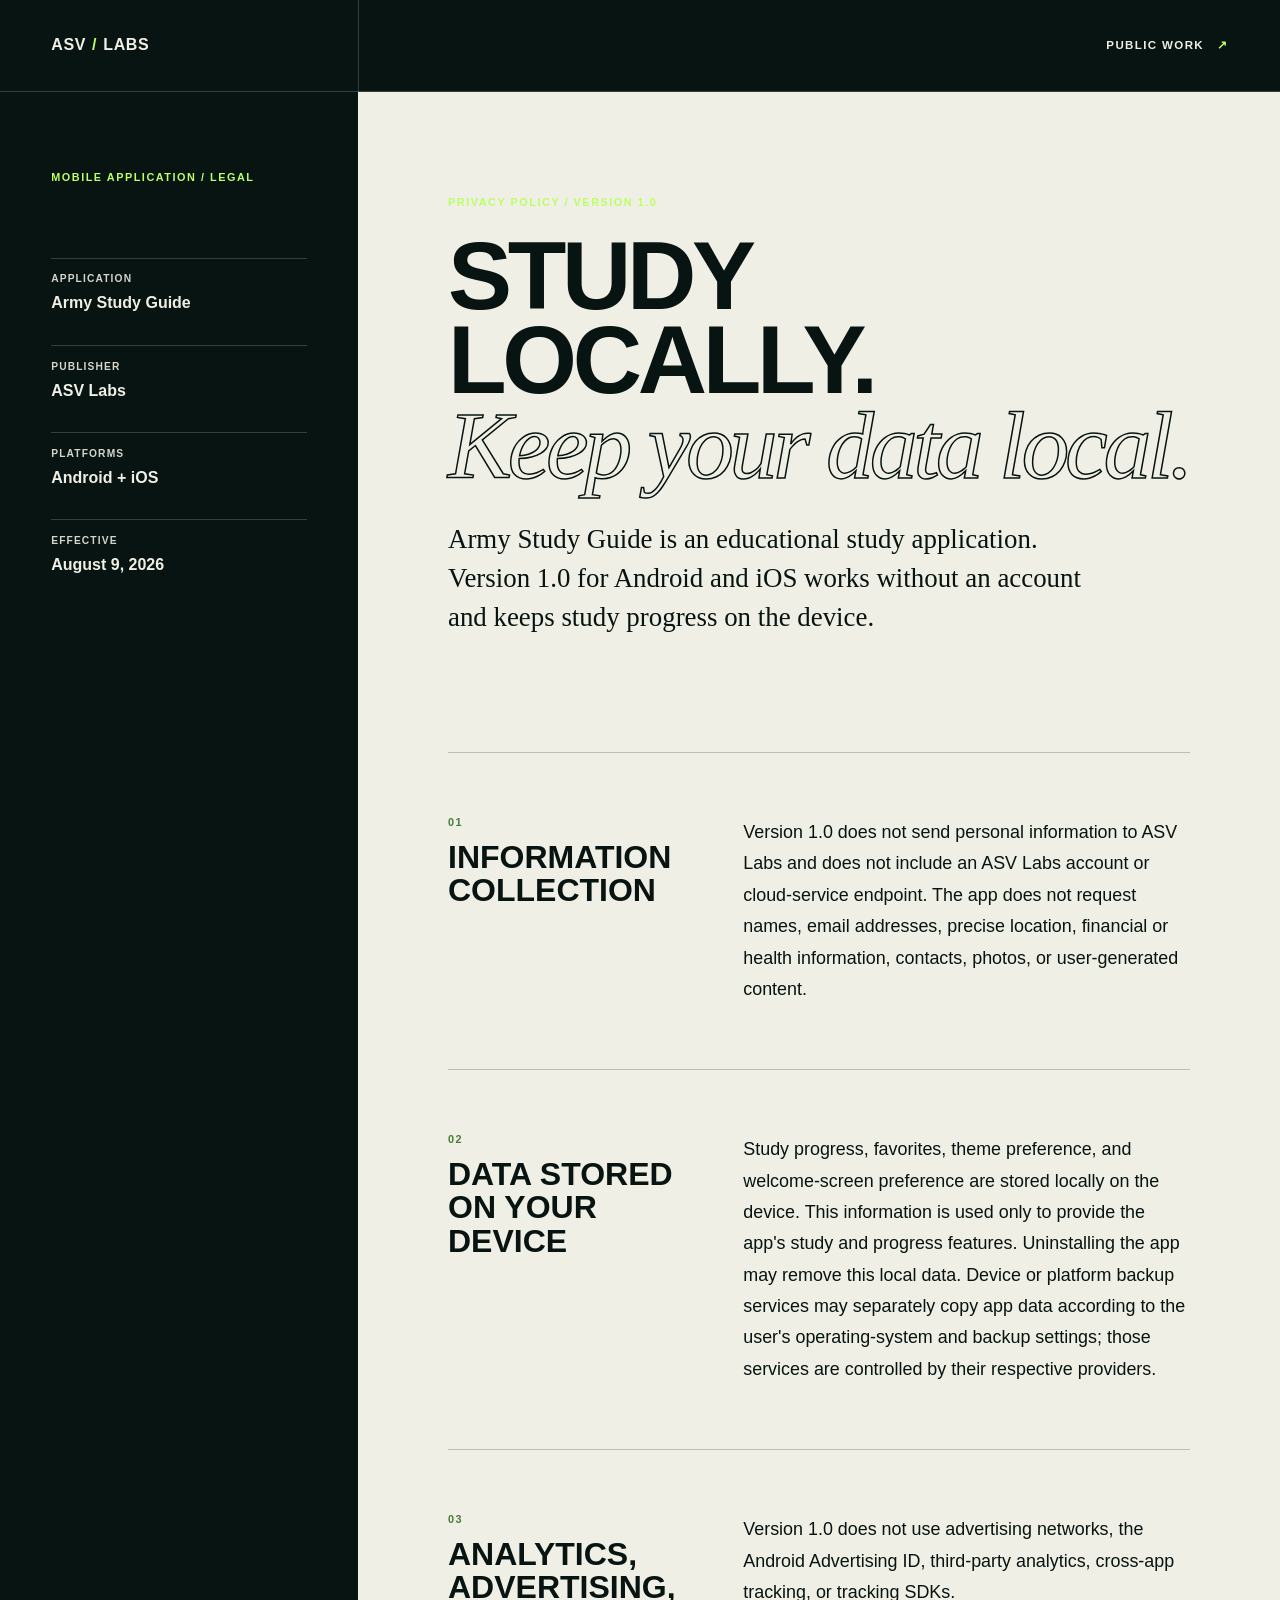
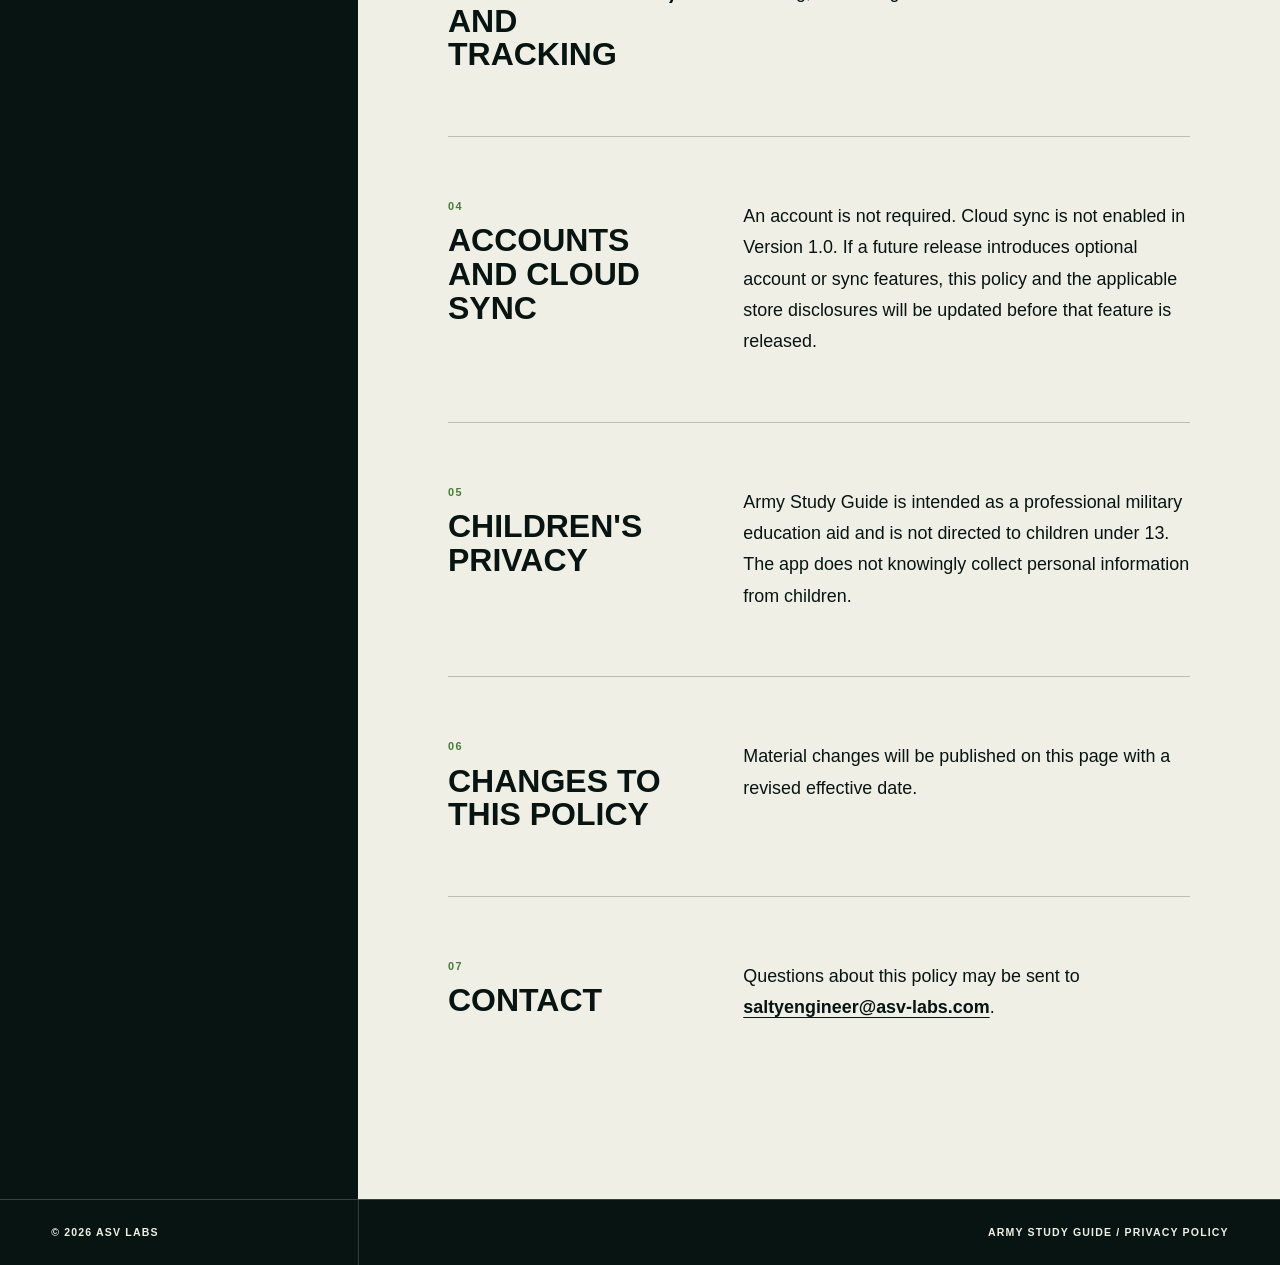
<file: army-study-guide/privacy/index.html>
<!doctype html>
<html lang="en">
  <head>
    <meta charset="utf-8" />
    <meta name="viewport" content="width=device-width, initial-scale=1" />
    <meta
      name="description"
      content="Privacy policy for the Army Study Guide mobile application by ASV Labs."
    />
    <meta name="theme-color" content="#071411" />
    <meta property="og:title" content="Army Study Guide privacy policy" />
    <meta
      property="og:description"
      content="How the Army Study Guide mobile app handles study progress and personal data."
    />
    <meta property="og:type" content="website" />
    <meta
      property="og:url"
      content="https://asv-labs.github.io/army-study-guide/privacy/"
    />
    <title>Army Study Guide privacy policy</title>
    <link
      rel="canonical"
      href="https://asv-labs.github.io/army-study-guide/privacy/"
    />
    <link rel="icon" href="../../assets/mark.svg" type="image/svg+xml" />
    <link rel="stylesheet" href="../../assets/styles.css" />
    <link rel="stylesheet" href="../../assets/policy.css" />
  </head>
  <body class="policy-page">
    <a class="skip-link" href="#policy">Skip to policy</a>

    <header class="policy-header">
      <a class="wordmark" href="/" aria-label="ASV Labs home">
        <span>ASV</span><b>/</b><span>LABS</span>
      </a>
      <a class="policy-header__back" href="/">Public work <span aria-hidden="true">↗</span></a>
    </header>

    <main class="policy-shell" id="policy">
      <aside class="policy-rail" aria-label="Document details">
        <p class="policy-kicker">Mobile application / Legal</p>
        <dl>
          <div>
            <dt>Application</dt>
            <dd>Army Study Guide</dd>
          </div>
          <div>
            <dt>Publisher</dt>
            <dd>ASV Labs</dd>
          </div>
          <div>
            <dt>Platforms</dt>
            <dd>Android + iOS</dd>
          </div>
          <div>
            <dt>Effective</dt>
            <dd>August 9, 2026</dd>
          </div>
        </dl>
      </aside>

      <article class="policy-document">
        <header>
          <p class="policy-kicker">Privacy policy / Version 1.0</p>
          <h1>Study locally.<br /><em>Keep your data local.</em></h1>
          <p class="policy-lead">
            Army Study Guide is an educational study application. Version 1.0 for Android and
            iOS works without an account and keeps study progress on the device.
          </p>
        </header>

        <section aria-labelledby="collection">
          <h2 id="collection"><span>01</span> Information collection</h2>
          <p>
            Version 1.0 does not send personal information to ASV Labs and does not include an
            ASV Labs account or cloud-service endpoint. The app does not request names, email
            addresses, precise location, financial or health information, contacts, photos, or
            user-generated content.
          </p>
        </section>

        <section aria-labelledby="local-data">
          <h2 id="local-data"><span>02</span> Data stored on your device</h2>
          <p>
            Study progress, favorites, theme preference, and welcome-screen preference are
            stored locally on the device. This information is used only to provide the app's
            study and progress features. Uninstalling the app may remove this local data. Device
            or platform backup services may separately copy app data according to the user's
            operating-system and backup settings; those services are controlled by their
            respective providers.
          </p>
        </section>

        <section aria-labelledby="services">
          <h2 id="services"><span>03</span> Analytics, advertising, and tracking</h2>
          <p>
            Version 1.0 does not use advertising networks, the Android Advertising ID,
            third-party analytics, cross-app tracking, or tracking SDKs.
          </p>
        </section>

        <section aria-labelledby="accounts">
          <h2 id="accounts"><span>04</span> Accounts and cloud sync</h2>
          <p>
            An account is not required. Cloud sync is not enabled in Version 1.0. If a future
            release introduces optional account or sync features, this policy and the applicable
            store disclosures will be updated before that feature is released.
          </p>
        </section>

        <section aria-labelledby="children">
          <h2 id="children"><span>05</span> Children's privacy</h2>
          <p>
            Army Study Guide is intended as a professional military education aid and is not
            directed to children under 13. The app does not knowingly collect personal
            information from children.
          </p>
        </section>

        <section aria-labelledby="changes">
          <h2 id="changes"><span>06</span> Changes to this policy</h2>
          <p>
            Material changes will be published on this page with a revised effective date.
          </p>
        </section>

        <section aria-labelledby="contact">
          <h2 id="contact"><span>07</span> Contact</h2>
          <p>
            Questions about this policy may be sent to
            <a href="mailto:saltyengineer@asv-labs.com">saltyengineer@asv-labs.com</a>.
          </p>
        </section>
      </article>
    </main>

    <footer class="policy-footer">
      <p>© 2026 ASV Labs</p>
      <p>Army Study Guide / Privacy policy</p>
    </footer>
  </body>
</html>
</file>
<file: assets/styles.css>
:root {
  --ink: #071411;
  --ink-soft: #10231e;
  --paper: #f0efe6;
  --paper-dim: #d6d5cd;
  --signal: #b9ff66;
  --line-dark: rgba(7, 20, 17, 0.22);
  --line-light: rgba(240, 239, 230, 0.2);
  --display: "Avenir Next Condensed", "Arial Narrow", "Helvetica Neue", Arial, sans-serif;
  --body: "Avenir Next", "Segoe UI", Helvetica, Arial, sans-serif;
  --serif: "Iowan Old Style", "Baskerville", "Times New Roman", serif;
  --ease: cubic-bezier(0.22, 1, 0.36, 1);
}

* {
  box-sizing: border-box;
}

html {
  scroll-behavior: smooth;
}

body {
  margin: 0;
  overflow-x: hidden;
  color: var(--paper);
  background: var(--ink);
  font-family: var(--body);
  font-size: 16px;
  line-height: 1.55;
  text-rendering: optimizeLegibility;
}

a {
  color: inherit;
  text-decoration-thickness: 1px;
  text-underline-offset: 0.24em;
}

a:hover {
  text-decoration-color: var(--signal);
}

img {
  display: block;
  max-width: 100%;
}

.skip-link {
  position: fixed;
  z-index: 100;
  top: 0.75rem;
  left: 0.75rem;
  padding: 0.7rem 1rem;
  color: var(--ink);
  background: var(--signal);
  transform: translateY(-180%);
  transition: transform 180ms ease;
}

.skip-link:focus {
  transform: translateY(0);
}

:focus-visible {
  outline: 2px solid var(--signal);
  outline-offset: 4px;
}

.site-header {
  position: absolute;
  z-index: 20;
  top: 0;
  left: 0;
  display: grid;
  width: 100%;
  min-height: 5.75rem;
  grid-template-columns: minmax(160px, 1fr) auto minmax(160px, 1fr);
  align-items: center;
  padding: 0 3vw;
  border-bottom: 1px solid var(--line-light);
  font-size: 0.73rem;
  font-weight: 650;
  letter-spacing: 0.12em;
  text-transform: uppercase;
}

.wordmark {
  display: inline-flex;
  width: max-content;
  align-items: center;
  gap: 0.38em;
  font-family: var(--display);
  font-size: 1rem;
  font-weight: 800;
  letter-spacing: 0.04em;
  text-decoration: none;
}

.wordmark b {
  color: var(--signal);
  font-weight: inherit;
}

.site-header nav {
  display: flex;
  gap: clamp(1.4rem, 3vw, 3.4rem);
}

.site-header nav a,
.header-github {
  text-decoration: none;
}

.site-header nav a:hover,
.header-github:hover {
  color: var(--signal);
}

.header-github {
  justify-self: end;
}

.header-github span {
  margin-left: 0.55em;
  color: var(--signal);
}

.pointer-field {
  position: fixed;
  z-index: 5;
  inset: 0;
  overflow: hidden;
  pointer-events: none;
  opacity: 0;
  transition: opacity 500ms ease;
}

.pointer-field.is-active {
  opacity: 1;
}

.pointer-field__x,
.pointer-field__y,
.pointer-field__dot {
  position: absolute;
  top: 0;
  left: 0;
}

.pointer-field__x {
  width: 100vw;
  height: 1px;
  background: rgba(185, 255, 102, 0.11);
  transform: translateY(var(--pointer-y, -100px));
}

.pointer-field__y {
  width: 1px;
  height: 100vh;
  background: rgba(185, 255, 102, 0.11);
  transform: translateX(var(--pointer-x, -100px));
}

.pointer-field__dot {
  width: 7px;
  height: 7px;
  margin: -3px 0 0 -3px;
  border-radius: 50%;
  background: var(--signal);
  transform: translate(var(--pointer-x, -100px), var(--pointer-y, -100px));
}

.hero {
  position: relative;
  display: grid;
  min-height: 100svh;
  grid-template-columns: minmax(0, 1.85fr) minmax(280px, 0.62fr);
  gap: clamp(3rem, 8vw, 9rem);
  align-items: end;
  padding: clamp(9rem, 15vh, 12rem) 3vw 3.5rem;
  overflow: hidden;
}

.hero::before {
  position: absolute;
  top: 5.75rem;
  bottom: 0;
  left: 68.5%;
  width: 1px;
  content: "";
  background: var(--line-light);
}

.hero__copy {
  position: relative;
  z-index: 8;
  min-width: 0;
}

.eyebrow {
  display: flex;
  max-width: 57rem;
  justify-content: space-between;
  gap: 2rem;
  margin: 0 0 clamp(3rem, 8vh, 6rem);
  padding-bottom: 0.8rem;
  border-bottom: 1px solid var(--line-light);
  font-size: 0.69rem;
  font-weight: 650;
  letter-spacing: 0.14em;
  text-transform: uppercase;
}

.hero h1 {
  max-width: 18ch;
  margin: 0;
  font-family: var(--display);
  font-size: clamp(4.4rem, 8.2vw, 9rem);
  font-stretch: condensed;
  font-weight: 750;
  letter-spacing: -0.055em;
  line-height: 0.84;
  text-transform: uppercase;
}

.hero h1 em {
  display: block;
  color: var(--signal);
  font-family: var(--serif);
  font-size: 0.85em;
  font-weight: 400;
  letter-spacing: -0.045em;
  line-height: 1;
  text-transform: none;
}

.hero__dek {
  max-width: 42rem;
  margin: clamp(2.5rem, 5vh, 4rem) 0 2.2rem;
  color: var(--paper-dim);
  font-size: clamp(1.05rem, 1.35vw, 1.32rem);
}

.text-action {
  display: inline-flex;
  min-height: 44px;
  align-items: center;
  gap: 1.2rem;
  font-size: 0.73rem;
  font-weight: 700;
  letter-spacing: 0.12em;
  text-decoration: none;
  text-transform: uppercase;
}

.text-action span {
  color: var(--signal);
  font-size: 1.2rem;
  transition: transform 280ms var(--ease);
}

.text-action:hover span {
  transform: translate(4px, -4px);
}

.hero > .hero__copy > .text-action span {
  transform: none;
}

.hero > .hero__copy > .text-action:hover span {
  transform: translateY(5px);
}

.field-note {
  position: relative;
  z-index: 8;
  align-self: end;
  padding: 1.2rem 0 0;
  border-top: 1px solid var(--line-light);
}

.field-note__index,
.field-note__label {
  color: var(--signal);
  font-size: 0.65rem;
  font-weight: 700;
  letter-spacing: 0.14em;
  text-transform: uppercase;
}

.field-note__body {
  margin: clamp(2rem, 6vh, 4rem) 0;
}

.field-note__body p:last-child {
  max-width: 26rem;
  margin: 1rem 0 0;
  color: var(--paper-dim);
  font-size: 0.95rem;
}

.field-note__status {
  display: flex;
  min-height: 44px;
  align-items: center;
  gap: 0.75rem;
  border-top: 1px solid var(--line-light);
  font-size: 0.72rem;
  letter-spacing: 0.08em;
  text-transform: uppercase;
}

.status-dot {
  width: 8px;
  height: 8px;
  border-radius: 50%;
  background: var(--signal);
  box-shadow: 0 0 0 5px rgba(185, 255, 102, 0.1);
}

.section-rail {
  display: grid;
  grid-template-columns: 1fr 1fr auto;
  gap: 2rem;
  padding: 1rem 3vw;
  border-top: 1px solid var(--line-light);
  border-bottom: 1px solid var(--line-light);
  font-size: 0.65rem;
  font-weight: 700;
  letter-spacing: 0.14em;
  text-transform: uppercase;
}

.section-rail--dark {
  border-color: var(--line-dark);
}

.section-rail span:nth-child(2) {
  text-align: center;
}

.featured {
  position: relative;
  z-index: 10;
  color: var(--ink);
  background: var(--paper);
}

.featured__layout {
  display: grid;
  min-height: 100svh;
  grid-template-columns: minmax(300px, 0.74fr) minmax(0, 1.26fr);
  gap: clamp(3rem, 6vw, 7rem);
  align-items: center;
  padding: clamp(4rem, 10vh, 8rem) 3vw;
}

.project-kicker {
  margin: 0 0 2rem;
  color: #3d5049;
  font-size: 0.68rem;
  font-weight: 700;
  letter-spacing: 0.13em;
  text-transform: uppercase;
}

.featured h2 {
  max-width: 7ch;
  margin: 0;
  font-family: var(--display);
  font-size: clamp(4.4rem, 8vw, 8rem);
  font-weight: 780;
  letter-spacing: -0.055em;
  line-height: 0.82;
  text-transform: uppercase;
}

.featured__lead {
  max-width: 34rem;
  margin: 2.4rem 0;
  font-size: clamp(1.05rem, 1.25vw, 1.25rem);
}

.fact-list {
  margin: 2.4rem 0;
  border-top: 1px solid var(--line-dark);
}

.fact-list > div {
  display: grid;
  grid-template-columns: 8rem 1fr;
  gap: 1rem;
  padding: 0.82rem 0;
  border-bottom: 1px solid var(--line-dark);
  font-size: 0.78rem;
}

.fact-list dt {
  color: #55665f;
  font-size: 0.63rem;
  font-weight: 700;
  letter-spacing: 0.1em;
  text-transform: uppercase;
}

.fact-list dd {
  margin: 0;
}

.action-row {
  display: flex;
  flex-wrap: wrap;
  gap: 1rem 2rem;
  align-items: center;
}

.button {
  display: inline-flex;
  min-height: 50px;
  align-items: center;
  justify-content: space-between;
  gap: 3rem;
  padding: 0.8rem 1rem;
  font-size: 0.69rem;
  font-weight: 700;
  letter-spacing: 0.1em;
  text-decoration: none;
  text-transform: uppercase;
}

.button--dark {
  color: var(--paper);
  background: var(--ink);
}

.button--dark:hover {
  color: var(--signal);
}

.text-action--dark {
  color: var(--ink);
}

.featured__media {
  margin: 0;
}

.featured__media img {
  width: 100%;
  aspect-ratio: 16 / 10;
  object-fit: cover;
  border: 1px solid var(--line-dark);
  box-shadow: 1.4rem 1.4rem 0 var(--ink);
}

.featured__media figcaption {
  display: flex;
  justify-content: space-between;
  gap: 1rem;
  margin-top: 1.8rem;
  color: #4a5a54;
  font-size: 0.68rem;
  letter-spacing: 0.06em;
  text-transform: uppercase;
}

.ledger {
  position: relative;
  z-index: 10;
  padding-bottom: clamp(5rem, 10vh, 9rem);
  background: var(--ink);
}

.ledger__heading {
  display: grid;
  grid-template-columns: minmax(0, 1.4fr) minmax(280px, 0.6fr);
  gap: clamp(3rem, 9vw, 10rem);
  align-items: end;
  padding: clamp(4rem, 11vh, 9rem) 3vw clamp(3rem, 8vh, 6rem);
}

.ledger h2,
.closing h2 {
  margin: 0;
  font-family: var(--display);
  font-size: clamp(3.5rem, 7vw, 7.6rem);
  font-weight: 760;
  letter-spacing: -0.052em;
  line-height: 0.86;
  text-transform: uppercase;
}

.ledger__heading > div {
  max-width: 29rem;
  color: var(--paper-dim);
  font-size: 0.92rem;
}

.sync-status {
  margin-top: 1.4rem;
  color: var(--signal);
  font-size: 0.67rem;
  letter-spacing: 0.08em;
  text-transform: uppercase;
}

.repo-list {
  margin: 0;
  padding: 0 3vw;
  list-style: none;
}

.repo-row {
  position: relative;
  display: grid;
  min-height: 11rem;
  grid-template-columns: 4rem minmax(260px, 1.2fr) minmax(360px, 0.8fr) 3rem;
  gap: 1.5rem;
  align-items: center;
  border-top: 1px solid var(--line-light);
  transition:
    color 240ms var(--ease),
    background-color 240ms var(--ease),
    padding 240ms var(--ease);
}

.repo-row:last-child {
  border-bottom: 1px solid var(--line-light);
}

.repo-row:hover,
.repo-row:focus-within {
  padding-right: 1.25rem;
  padding-left: 1.25rem;
  color: var(--ink);
  background: var(--signal);
}

.repo-row__index {
  align-self: start;
  padding-top: 2rem;
  color: var(--signal);
  font-family: var(--serif);
  font-style: italic;
}

.repo-row:hover .repo-row__index,
.repo-row:focus-within .repo-row__index {
  color: var(--ink);
}

.repo-row__identity h3 {
  margin: 0;
  font-family: var(--display);
  font-size: clamp(2rem, 3.2vw, 3.8rem);
  font-weight: 730;
  letter-spacing: -0.035em;
  line-height: 1;
}

.repo-row__identity h3 a {
  text-decoration: none;
}

.repo-row__identity p {
  max-width: 42rem;
  margin: 0.9rem 0 0;
  color: var(--paper-dim);
  font-size: 0.88rem;
}

.repo-row:hover .repo-row__identity p,
.repo-row:focus-within .repo-row__identity p {
  color: rgba(7, 20, 17, 0.74);
}

.repo-row__meta {
  display: grid;
  grid-template-columns: 1.2fr 0.8fr 1fr;
  gap: 1rem;
  margin: 0;
}

.repo-row__meta dt {
  margin-bottom: 0.4rem;
  color: #81918b;
  font-size: 0.59rem;
  font-weight: 700;
  letter-spacing: 0.1em;
  text-transform: uppercase;
}

.repo-row:hover .repo-row__meta dt,
.repo-row:focus-within .repo-row__meta dt {
  color: rgba(7, 20, 17, 0.62);
}

.repo-row__meta dd {
  display: flex;
  align-items: center;
  gap: 0.45rem;
  margin: 0;
  font-size: 0.75rem;
}

.meta-dot {
  width: 7px;
  height: 7px;
  border: 1px solid currentColor;
  border-radius: 50%;
  background: var(--signal);
}

.meta-dot--javascript {
  background: #f1e05a;
}

.meta-dot--typescript {
  background: #3178c6;
}

.repo-row__open {
  display: grid;
  width: 44px;
  height: 44px;
  place-items: center;
  border: 1px solid var(--line-light);
  border-radius: 50%;
  color: var(--signal);
  font-size: 1.15rem;
  text-decoration: none;
}

.repo-row:hover .repo-row__open,
.repo-row:focus-within .repo-row__open {
  border-color: var(--ink);
  color: var(--ink);
}

.closing {
  position: relative;
  z-index: 10;
  min-height: 84svh;
  padding: clamp(4rem, 10vh, 8rem) 3vw;
  color: var(--ink);
  background: var(--signal);
}

.closing .eyebrow {
  border-color: rgba(7, 20, 17, 0.3);
}

.closing h2 {
  max-width: 13ch;
  font-size: clamp(4rem, 8vw, 9rem);
}

.closing > a {
  display: inline-flex;
  min-height: 54px;
  align-items: center;
  gap: 2rem;
  margin-top: clamp(3rem, 9vh, 7rem);
  padding-bottom: 0.4rem;
  border-bottom: 2px solid var(--ink);
  font-size: 0.75rem;
  font-weight: 750;
  letter-spacing: 0.12em;
  text-decoration: none;
  text-transform: uppercase;
}

.closing > a span {
  font-size: 1.25rem;
  transition: transform 280ms var(--ease);
}

.closing > a:hover span {
  transform: translate(5px, -5px);
}

.site-footer {
  position: relative;
  z-index: 10;
  display: grid;
  grid-template-columns: 1fr auto 1fr;
  gap: 2rem;
  align-items: center;
  min-height: 8rem;
  padding: 1.5rem 3vw;
  background: var(--ink);
  font-size: 0.67rem;
  letter-spacing: 0.09em;
  text-transform: uppercase;
}

.site-footer p {
  margin: 0;
}

.site-footer p:last-child {
  justify-self: end;
}

.site-footer p.footer-programs {
  grid-column: 1 / -1;
  justify-self: start;
  color: var(--paper-dim);
  letter-spacing: 0.04em;
  text-transform: none;
}

@media (max-width: 980px) {
  .site-header {
    grid-template-columns: 1fr auto;
  }

  .site-header nav {
    display: none;
  }

  .hero {
    min-height: auto;
    grid-template-columns: minmax(0, 1fr);
    gap: 4rem;
    padding-top: 10rem;
  }

  .hero::before {
    display: none;
  }

  .hero h1 {
    max-width: 13ch;
    font-size: clamp(4.2rem, 11vw, 7rem);
  }

  .field-note {
    display: grid;
    grid-template-columns: 7rem 1fr;
    gap: 1rem;
  }

  .field-note__body {
    margin: 0;
  }

  .field-note__status {
    grid-column: 1 / -1;
    margin-top: 1rem;
  }

  .featured__layout {
    min-height: auto;
    grid-template-columns: 1fr;
  }

  .featured__copy {
    display: grid;
    grid-template-columns: 1fr 1fr;
    column-gap: 3rem;
  }

  .project-kicker,
  .featured h2,
  .featured__lead {
    grid-column: 1 / -1;
  }

  .ledger__heading {
    grid-template-columns: 1fr;
    align-items: start;
  }

  .repo-row {
    grid-template-columns: 3rem minmax(0, 1fr) 3rem;
  }

  .repo-row__meta {
    grid-column: 2;
    grid-template-columns: repeat(3, 1fr);
    padding-bottom: 1.6rem;
  }

  .repo-row__open {
    grid-column: 3;
    grid-row: 1 / span 2;
  }
}

@media (max-width: 620px) {
  .pointer-field {
    display: none;
  }

  .site-header {
    min-height: 4.6rem;
    padding-right: 1.1rem;
    padding-left: 1.1rem;
  }

  .header-github {
    min-height: 44px;
    display: flex;
    align-items: center;
  }

  .hero {
    padding: 8.5rem 1.1rem 2.4rem;
  }

  .eyebrow {
    margin-bottom: 2.6rem;
  }

  .eyebrow span:last-child {
    text-align: right;
  }

  .hero h1 {
    max-width: 100%;
    overflow-wrap: normal;
    font-size: clamp(3rem, 12.8vw, 4.2rem);
    letter-spacing: -0.065em;
    line-height: 0.86;
  }

  .hero__dek {
    margin-top: 2.3rem;
    font-size: 1rem;
  }

  .field-note {
    grid-template-columns: 1fr;
  }

  .field-note__body {
    padding-top: 1.5rem;
    border-top: 1px solid var(--line-light);
  }

  .section-rail {
    grid-template-columns: 1fr auto;
    padding-right: 1.1rem;
    padding-left: 1.1rem;
  }

  .section-rail span:nth-child(2) {
    display: none;
  }

  .featured__layout {
    display: flex;
    flex-direction: column;
    gap: 3rem;
    padding: 4rem 1.1rem;
  }

  .featured__copy {
    display: block;
  }

  .featured h2 {
    font-size: clamp(3.8rem, 18vw, 5.6rem);
  }

  .fact-list > div {
    grid-template-columns: 6.5rem 1fr;
  }

  .featured__media {
    order: -1;
  }

  .featured__media img {
    aspect-ratio: 4 / 3;
    box-shadow: 0.65rem 0.65rem 0 var(--ink);
  }

  .featured__media figcaption {
    display: block;
    line-height: 1.6;
  }

  .featured__media figcaption a {
    display: block;
    margin-top: 0.2rem;
  }

  .ledger__heading {
    padding: 4rem 1.1rem 3rem;
  }

  .ledger h2 {
    font-size: clamp(3.1rem, 15vw, 4.6rem);
  }

  .repo-list {
    padding: 0 1.1rem;
  }

  .repo-row {
    min-height: 0;
    grid-template-columns: 2rem minmax(0, 1fr) 44px;
    gap: 0.75rem;
    padding: 2rem 0;
  }

  .repo-row:hover,
  .repo-row:focus-within {
    margin: 0 -0.55rem;
    padding: 2rem 0.55rem;
  }

  .repo-row__index {
    padding-top: 0.3rem;
  }

  .repo-row__identity h3 {
    overflow-wrap: anywhere;
    font-size: clamp(1.9rem, 10vw, 2.7rem);
  }

  .repo-row__meta {
    grid-column: 2 / -1;
    grid-template-columns: 1fr;
    gap: 0.9rem;
    padding: 0.8rem 0 0;
  }

  .repo-row__meta div {
    display: grid;
    grid-template-columns: 5.5rem 1fr;
    gap: 0.6rem;
  }

  .repo-row__meta dt {
    margin: 0;
  }

  .repo-row__open {
    grid-column: 3;
    grid-row: 1;
  }

  .closing {
    min-height: 72svh;
    padding: 4rem 1.1rem;
  }

  .closing h2 {
    max-width: 10ch;
    font-size: clamp(3.5rem, 17vw, 5.4rem);
  }

  .site-footer {
    grid-template-columns: 1fr auto;
    padding: 2rem 1.1rem;
  }

  .site-footer > p:first-of-type {
    grid-column: 1 / -1;
    grid-row: 2;
  }
}

@media (prefers-reduced-motion: reduce) {
  html {
    scroll-behavior: auto;
  }

  *,
  *::before,
  *::after {
    scroll-behavior: auto !important;
    transition-duration: 0.01ms !important;
    animation-duration: 0.01ms !important;
    animation-iteration-count: 1 !important;
  }

  .pointer-field {
    display: none;
  }
}

.field-note__body a {
  color: var(--paper);
}

.repo-row__identity .repo-row__site {
  margin-top: 0.5rem;
  font-size: 0.78rem;
}

.repo-row__site a {
  color: var(--signal);
}

.repo-row:hover .repo-row__site a,
.repo-row:focus-within .repo-row__site a {
  color: var(--ink);
}

.meta-dot--python {
  background: #3572a5;
}

.meta-dot--swift {
  background: #f05138;
}

.meta-dot--html {
  background: #e34c26;
}

.closing > a + a {
  margin-left: 2.5rem;
}

.featured__layout--text {
  min-height: auto;
  grid-template-columns: minmax(0, 1fr) minmax(0, 1fr);
  align-items: center;
}

.featured__details {
  min-width: 0;
}

.text-action--dark span {
  color: var(--ink);
}

@media (max-width: 980px) {
  .featured__layout--text {
    grid-template-columns: minmax(0, 1fr);
    gap: 0;
  }
}

@media (max-width: 620px) {
  .ledger h2 {
    font-size: clamp(2.6rem, 12vw, 3.5rem);
  }

  .closing > a + a {
    margin-left: 0;
  }

  .closing > a {
    display: flex;
    width: fit-content;
  }
}

img,
svg,
video {
  max-width: 100%;
  height: auto;
}

pre,
code {
  max-width: 100%;
}

pre {
  overflow-x: auto;
}

.repo-row__identity h3 a,
.repo-row__site a,
.ledger__heading a,
.featured__lead,
.fact-list dd {
  overflow-wrap: anywhere;
}
</file>
<file: assets/design-tools.css>
.tools-page .hero::before {
  left: 68.5%;
}

.tools-hero .hero__dek a {
  color: var(--signal);
}

.tools-index {
  position: relative;
  z-index: 10;
  background: var(--ink);
}

.tools-index__heading {
  display: grid;
  grid-template-columns: minmax(0, 1.4fr) minmax(280px, 0.6fr);
  gap: clamp(3rem, 9vw, 10rem);
  align-items: end;
  padding: clamp(4rem, 11vh, 9rem) 3vw clamp(3rem, 8vh, 6rem);
}

.tools-index h2,
.tools-section__heading h2 {
  margin: 0;
  font-family: var(--display);
  font-size: clamp(3.2rem, 6.4vw, 6.4rem);
  font-weight: 760;
  letter-spacing: -0.052em;
  line-height: 0.86;
  text-transform: uppercase;
}

.tools-index__heading p {
  max-width: 29rem;
  margin: 0;
  color: var(--paper-dim);
  font-size: 0.92rem;
}

.tools-jump {
  display: grid;
  grid-template-columns: repeat(auto-fit, minmax(16rem, 1fr));
  gap: 0;
  padding: 0 3vw clamp(4rem, 8vh, 6rem);
  border-top: 1px solid var(--line-light);
}

.tools-jump a {
  display: flex;
  min-height: 4.5rem;
  align-items: center;
  justify-content: space-between;
  gap: 1rem;
  padding: 1rem 0;
  border-bottom: 1px solid var(--line-light);
  font-family: var(--display);
  font-size: clamp(1.15rem, 2vw, 1.45rem);
  font-weight: 700;
  letter-spacing: -0.02em;
  text-decoration: none;
  text-transform: uppercase;
}

.tools-jump a span {
  color: var(--signal);
  font-family: var(--serif);
  font-size: 0.85rem;
  font-style: italic;
  font-weight: 400;
}

.tools-jump a:hover {
  color: var(--signal);
}

.tools-section {
  padding-bottom: 0;
}

.tools-section__heading {
  padding: clamp(2.4rem, 6vh, 4rem) 3vw 1.4rem;
}

.tools-section__heading h2 span {
  display: block;
  margin-bottom: 0.7rem;
  color: var(--signal);
  font-family: var(--serif);
  font-size: 0.72rem;
  font-style: italic;
  font-weight: 400;
  letter-spacing: 0.08em;
}

.tool-list {
  margin: 0;
  padding: 0 3vw clamp(3rem, 7vh, 5rem);
  list-style: none;
}

.tool-row {
  position: relative;
  display: grid;
  min-height: 7.5rem;
  grid-template-columns: 4rem minmax(220px, 1.4fr) minmax(160px, 0.6fr) 3rem;
  gap: 1.5rem;
  align-items: center;
  border-top: 1px solid var(--line-light);
  transition:
    color 240ms var(--ease),
    background-color 240ms var(--ease),
    padding 240ms var(--ease);
}

.tool-row:last-child {
  border-bottom: 1px solid var(--line-light);
}

.tool-row:hover,
.tool-row:focus-within {
  padding-right: 1.25rem;
  padding-left: 1.25rem;
  color: var(--ink);
  background: var(--signal);
}

.tool-row__index {
  align-self: start;
  padding-top: 1.6rem;
  color: var(--signal);
  font-family: var(--serif);
  font-style: italic;
}

.tool-row:hover .tool-row__index,
.tool-row:focus-within .tool-row__index {
  color: var(--ink);
}

.tool-row__identity h3 {
  margin: 0;
  font-family: var(--display);
  font-size: clamp(1.5rem, 2.6vw, 2.4rem);
  font-weight: 730;
  letter-spacing: -0.03em;
  line-height: 1;
}

.tool-row__identity h3 a {
  text-decoration: none;
}

.tool-row__identity p {
  max-width: 46rem;
  margin: 0.7rem 0 0;
  color: var(--paper-dim);
  font-size: 0.88rem;
}

.tool-row:hover .tool-row__identity p,
.tool-row:focus-within .tool-row__identity p {
  color: rgba(7, 20, 17, 0.74);
}

.tool-row__meta {
  margin: 0;
}

.tool-row__meta dt {
  margin-bottom: 0.4rem;
  color: #81918b;
  font-size: 0.59rem;
  font-weight: 700;
  letter-spacing: 0.1em;
  text-transform: uppercase;
}

.tool-row:hover .tool-row__meta dt,
.tool-row:focus-within .tool-row__meta dt {
  color: rgba(7, 20, 17, 0.62);
}

.tool-row__meta dd {
  margin: 0;
  font-size: 0.75rem;
}

.tool-row__open {
  display: grid;
  width: 44px;
  height: 44px;
  place-items: center;
  border: 1px solid var(--line-light);
  border-radius: 50%;
  color: var(--signal);
  font-size: 1.15rem;
  text-decoration: none;
}

.tool-row:hover .tool-row__open,
.tool-row:focus-within .tool-row__open {
  border-color: var(--ink);
  color: var(--ink);
}

.site-footer a {
  color: inherit;
}

.site-footer a:hover {
  color: var(--signal);
}

@media (max-width: 980px) {
  .tools-index__heading {
    grid-template-columns: 1fr;
    align-items: start;
  }

  .tool-row {
    grid-template-columns: 3rem minmax(0, 1fr) 3rem;
  }

  .tool-row__meta {
    grid-column: 2;
    padding-bottom: 1.4rem;
  }

  .tool-row__open {
    grid-column: 3;
    grid-row: 1 / span 2;
  }
}

@media (max-width: 620px) {
  .tools-index__heading,
  .tools-section__heading,
  .tools-jump,
  .tool-list {
    padding-right: 1.1rem;
    padding-left: 1.1rem;
  }

  .tools-index h2,
  .tools-section__heading h2 {
    font-size: clamp(2.6rem, 13vw, 4rem);
  }

  .tool-row {
    min-height: 0;
    grid-template-columns: 2rem minmax(0, 1fr) 44px;
    gap: 0.75rem;
    padding: 1.4rem 0;
  }

  .tool-row:hover,
  .tool-row:focus-within {
    margin: 0 -0.55rem;
    padding: 1.4rem 0.55rem;
  }

  .tool-row__index {
    padding-top: 0.25rem;
  }

  .tool-row__identity h3 {
    overflow-wrap: anywhere;
    font-size: clamp(1.45rem, 8vw, 2rem);
  }

  .tool-row__meta {
    grid-column: 2 / -1;
    padding: 0.6rem 0 0;
  }

  .tool-row__open {
    grid-column: 3;
    grid-row: 1;
  }
}
</file>
<file: assets/policy.css>
.policy-page {
  min-height: 100vh;
  background:
    linear-gradient(90deg, transparent 0, transparent calc(28vw - 1px), var(--line-light) 28vw, transparent calc(28vw + 1px)),
    var(--ink);
}

.policy-header {
  display: flex;
  min-height: 5.75rem;
  align-items: center;
  justify-content: space-between;
  padding: 0 clamp(1.25rem, 4vw, 4.5rem);
  border-bottom: 1px solid var(--line-light);
}

.policy-header__back {
  font-size: 0.72rem;
  font-weight: 700;
  letter-spacing: 0.12em;
  text-decoration: none;
  text-transform: uppercase;
}

.policy-header__back span {
  margin-left: 0.55rem;
  color: var(--signal);
}

.policy-shell {
  display: grid;
  grid-template-columns: minmax(230px, 28vw) minmax(0, 1fr);
}

.policy-rail {
  position: sticky;
  top: 0;
  align-self: start;
  min-height: calc(100vh - 5.75rem);
  padding: clamp(2.5rem, 6vw, 6rem) clamp(1.25rem, 4vw, 4.5rem);
}

.policy-kicker {
  margin: 0;
  color: var(--signal);
  font-size: 0.68rem;
  font-weight: 700;
  letter-spacing: 0.14em;
  text-transform: uppercase;
}

.policy-rail dl {
  display: grid;
  gap: 1.8rem;
  margin: clamp(3rem, 8vh, 6rem) 0 0;
}

.policy-rail dl div {
  padding-top: 0.8rem;
  border-top: 1px solid var(--line-light);
}

.policy-rail dt {
  margin-bottom: 0.25rem;
  color: var(--paper-dim);
  font-size: 0.64rem;
  font-weight: 700;
  letter-spacing: 0.11em;
  text-transform: uppercase;
}

.policy-rail dd {
  margin: 0;
  font-family: var(--display);
  font-size: 1rem;
  font-weight: 720;
}

.policy-document {
  max-width: 76rem;
  padding: clamp(3rem, 8vw, 8rem) clamp(1.5rem, 7vw, 8rem) 7rem;
  color: var(--ink);
  background: var(--paper);
}

.policy-document > header {
  max-width: 58rem;
  padding-bottom: clamp(4rem, 9vw, 8rem);
}

.policy-document h1 {
  margin: 1.4rem 0 2rem;
  font-family: var(--display);
  font-size: clamp(3.2rem, 7.5vw, 7.8rem);
  font-weight: 820;
  letter-spacing: -0.045em;
  line-height: 0.88;
  text-transform: uppercase;
}

.policy-document h1 em {
  color: var(--ink);
  font-family: var(--serif);
  font-weight: 400;
  text-transform: none;
}

@supports (-webkit-text-stroke: 1.5px var(--ink)) {
  .policy-document h1 em {
    color: transparent;
    -webkit-text-stroke: 1.5px var(--ink);
  }
}

.policy-lead {
  max-width: 42rem;
  margin: 0;
  font-family: var(--serif);
  font-size: clamp(1.25rem, 2.1vw, 1.8rem);
  line-height: 1.45;
}

.policy-document section {
  display: grid;
  grid-template-columns: minmax(190px, 0.75fr) minmax(0, 1.45fr);
  gap: clamp(1.5rem, 5vw, 5rem);
  padding: clamp(2.3rem, 5vw, 4.5rem) 0;
  border-top: 1px solid var(--line-dark);
}

.policy-document h2 {
  margin: 0;
  font-family: var(--display);
  font-size: clamp(1.25rem, 2.5vw, 2rem);
  line-height: 1.05;
  text-transform: uppercase;
}

.policy-document h2 span {
  display: block;
  margin-bottom: 0.75rem;
  color: #487c38;
  font-size: 0.68rem;
  letter-spacing: 0.14em;
}

.policy-document section p {
  max-width: 46rem;
  margin: 0;
  font-size: clamp(1rem, 1.4vw, 1.15rem);
  line-height: 1.75;
}

.policy-document section a {
  font-weight: 700;
}

.policy-footer {
  display: flex;
  justify-content: space-between;
  gap: 1rem;
  padding: 1.5rem clamp(1.25rem, 4vw, 4.5rem);
  border-top: 1px solid var(--line-light);
  font-size: 0.66rem;
  font-weight: 700;
  letter-spacing: 0.11em;
  text-transform: uppercase;
}

.policy-footer p {
  margin: 0;
}

@media (max-width: 800px) {
  .policy-page {
    background: var(--ink);
  }

  .policy-shell {
    grid-template-columns: 1fr;
  }

  .policy-rail {
    position: static;
    min-height: auto;
    padding-bottom: 3rem;
  }

  .policy-rail dl {
    grid-template-columns: repeat(2, minmax(0, 1fr));
    margin-top: 2.5rem;
  }

  .policy-document {
    padding: 3.5rem 1.25rem 5rem;
  }

  .policy-document section {
    grid-template-columns: 1fr;
    gap: 1rem;
  }
}

@media (max-width: 480px) {
  .policy-header {
    min-height: 4.75rem;
  }

  .policy-header__back {
    font-size: 0.62rem;
  }

  .policy-rail dl {
    grid-template-columns: 1fr;
    gap: 1rem;
  }

  .policy-document h1 {
    font-size: clamp(2.75rem, 15vw, 4rem);
  }

  .policy-footer {
    flex-direction: column;
  }
}

@media (prefers-reduced-motion: reduce) {
  html {
    scroll-behavior: auto;
  }
}
</file>
